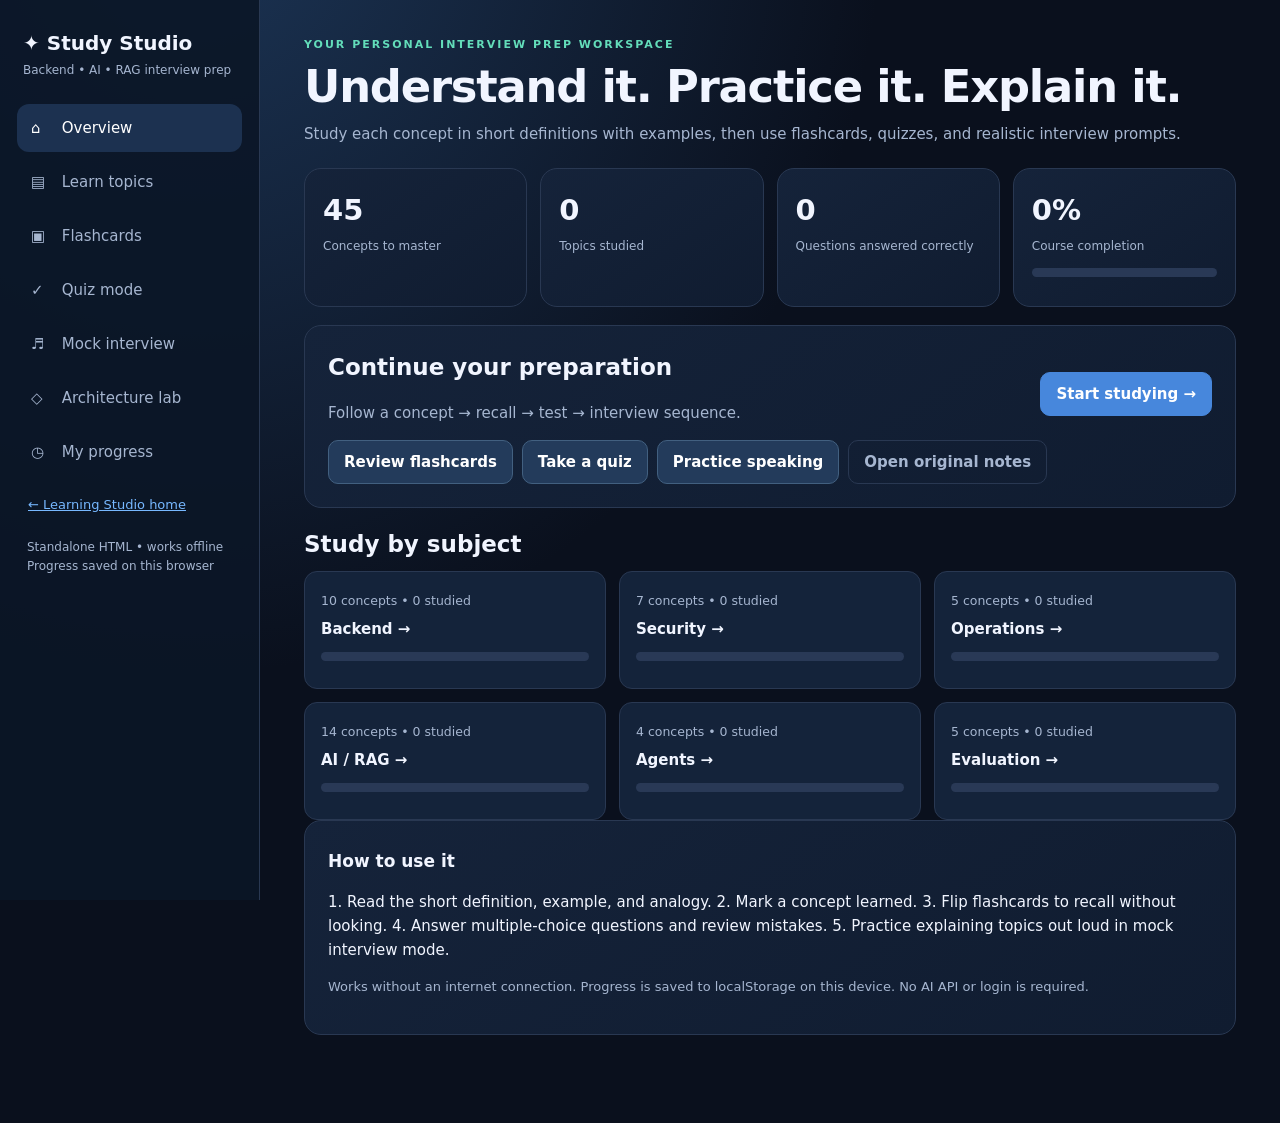
<file: ai-backend-study.html>
<!doctype html><html lang="en"><head><meta charset="utf-8"><meta name="viewport" content="width=device-width,initial-scale=1"><title>AI + Backend Interview Study Studio</title><style>
:root{--bg:#0a101d;--surface:#111c2f;--surface2:#18253c;--line:#293852;--text:#f1f5ff;--muted:#a6b6d0;--accent:#77b8ff;--mint:#63ddba;--gold:#ffc77b;--red:#ff8e96}*{box-sizing:border-box}body{margin:0;background:radial-gradient(ellipse at 15% -10%,#1c3556 0,transparent 45%),var(--bg);color:var(--text);font:15px/1.6 system-ui,-apple-system,Segoe UI,sans-serif}button,input,select,textarea{font:inherit}button{cursor:pointer}button:focus-visible,input:focus-visible,select:focus-visible,textarea:focus-visible{outline:3px solid var(--accent);outline-offset:2px}.shell{display:flex;min-height:100vh}.side{width:260px;flex-shrink:0;background:#0c1627e8;border-right:1px solid var(--line);padding:25px 17px;position:sticky;top:0;height:100vh;overflow:auto}.brand{font-weight:850;font-size:20px;line-height:1.2;margin:6px 6px 24px}.brand small{display:block;font-weight:500;font-size:12px;margin-top:8px;color:var(--muted)}.nav{width:100%;border:0;background:transparent;text-align:left;padding:12px 14px;border-radius:12px;color:var(--muted);margin:3px 0}.nav.active,.nav:hover{background:#1c3150;color:#fff}.nav span{display:inline-block;width:26px}.sidefoot{font-size:12px;color:var(--muted);margin:22px 10px}.main{width:min(1160px,100%);padding:36px 44px 70px;margin:auto}.eyebrow{color:var(--mint);text-transform:uppercase;letter-spacing:2px;font-size:11px;font-weight:800}.header{display:flex;align-items:center;justify-content:space-between;gap:14px;margin-bottom:23px}h1{font-size:clamp(30px,3.5vw,46px);line-height:1.14;letter-spacing:-1.2px;margin:7px 0 10px}h2{font-size:23px;margin:0 0 8px}h3{font-size:17px;margin:4px 0 8px}.sub{color:var(--muted);margin:0 0 22px}.card{background:linear-gradient(145deg,#15233a,#101c30);border:1px solid var(--line);border-radius:17px;padding:23px;margin-bottom:18px}.stats{display:grid;grid-template-columns:repeat(4,1fr);gap:13px}.stat{padding:18px}.stat strong{font-size:29px;display:block}.stat span{font-size:12px;color:var(--muted)}.bar{height:9px;background:#293956;border-radius:40px;overflow:hidden;margin:11px 0}.fill{height:100%;width:0;background:linear-gradient(90deg,var(--accent),var(--mint));transition:width .2s}.btn{border:1px solid #426080;border-radius:10px;background:#233b5b;color:white;padding:9px 15px;font-weight:650}.btn:hover{filter:brightness(1.17)}.btn.primary{background:#4787dc;border-color:#4787dc}.btn.ghost{background:transparent;border-color:var(--line);color:var(--muted)}.btn.good{background:#126b59;border-color:#218d75}.btn.danger{background:#51313e;border-color:#734050}.actions{display:flex;flex-wrap:wrap;gap:9px;align-items:center}.row{display:flex;align-items:center;justify-content:space-between;gap:14px}.two{display:grid;grid-template-columns:1fr 1fr;gap:18px}.three{display:grid;grid-template-columns:repeat(3,1fr);gap:13px}.muted{color:var(--muted)}.pill{display:inline-block;padding:4px 9px;border:1px solid #3c5470;background:#20334c;border-radius:22px;color:#cbe1ff;font-size:11px;margin-right:7px}.level-Beginner{color:var(--mint)}.level-Intermediate{color:var(--gold)}.level-Advanced{color:var(--red)}.searchbar,.field{background:#0c1829;color:var(--text);border:1px solid #3a4b66;padding:11px 13px;border-radius:10px;min-width:0}.searchbar{width:100%}.controls{display:grid;grid-template-columns:2fr 1fr 1fr;gap:10px;margin:15px 0 22px}.term{padding:20px;transition:transform .15s}.term:hover{transform:translateY(-2px)}.term p{color:var(--muted);margin:6px 0 12px}.example{background:#0b1929;border-left:3px solid var(--mint);padding:12px 15px;border-radius:6px;margin:13px 0}.example b{color:var(--mint)}.question{font-size:24px;font-weight:740;line-height:1.35;margin:20px 0}.options{display:grid;gap:10px}.option{width:100%;text-align:left;background:#14233a;color:var(--text);border:1px solid #3b4e68;border-radius:12px;padding:15px}.option:hover:not(:disabled){border-color:var(--accent)}.option.selected{border-color:var(--accent);background:#254267}.option.correct{border-color:var(--mint);background:#153e37}.option.incorrect{border-color:var(--red);background:#462d3e}.option:disabled{cursor:default}.feedback{padding:16px;border:1px solid #3a5770;background:#122c40;border-radius:12px;margin-top:16px}.flip{border:1px solid #426082;background:linear-gradient(145deg,#1b3454,#13243d);border-radius:20px;min-height:270px;width:100%;color:white;display:flex;align-items:center;justify-content:center;flex-direction:column;padding:30px;text-align:center}.flip h2{font-size:30px}.flip .answer{font-size:20px;max-width:700px}.flip:hover{border-color:var(--accent)}.topic{padding:16px;border:1px solid var(--line);border-radius:13px;background:#14233a;text-align:left;color:var(--text);width:100%}.topic:hover{border-color:var(--accent)}.topic strong{display:block;margin-top:5px}.topic small{color:var(--muted)}pre{white-space:pre-wrap;overflow-wrap:anywhere;background:#081321;border:1px solid var(--line);padding:16px;border-radius:12px;color:#c7e2ff;font-size:12px;line-height:1.55}details{border-top:1px solid var(--line);margin-top:13px;padding-top:12px}summary{cursor:pointer;color:var(--accent);font-weight:700}.hidden{display:none!important}.small{font-size:13px}.progressrow{padding:9px 0;border-bottom:1px solid var(--line)}.right{margin-left:auto}.sticky-top{display:none}.quote{font-size:18px;border-left:3px solid var(--gold);padding-left:20px;color:#e1eafd}.modal{position:fixed;inset:0;background:#06101cd9;z-index:10;display:flex;align-items:center;justify-content:center;padding:20px}.modalbox{max-width:900px;width:100%;max-height:85vh;overflow:auto;background:var(--surface);padding:23px;border:1px solid var(--line);border-radius:16px}.kbd{font:12px monospace;color:var(--muted)}.dot{display:inline-block;width:8px;height:8px;border-radius:50%;background:var(--mint);margin-right:6px}textarea{width:100%;min-height:145px;resize:vertical}.divider{height:1px;background:var(--line);margin:22px 0}.empty{padding:34px;text-align:center;color:var(--muted)}@media(max-width:900px){.side{width:200px}.main{padding:30px 20px}.stats{grid-template-columns:repeat(2,1fr)}.controls{grid-template-columns:1fr 1fr}.controls input{grid-column:1/-1}}@media(max-width:650px){.shell{display:block}.side{position:relative;height:auto;width:auto;padding:12px;display:flex;gap:6px;overflow-x:auto;align-items:center}.brand{font-size:15px;min-width:145px;margin:0}.brand small,.sidefoot{display:none}.nav{min-width:max-content;margin:0;padding:9px 10px;font-size:13px}.nav span{display:none}.main{padding:24px 14px 60px}.two,.three{grid-template-columns:1fr}.header{align-items:flex-start}.stats{gap:8px}.stat{padding:14px}.stat strong{font-size:23px}.controls{grid-template-columns:1fr}.controls input{grid-column:auto}.card{padding:17px}}
</style></head><body><div class="shell"><aside class="side"><div class="brand">✦ Study Studio<small>Backend • AI • RAG interview prep</small></div><button class="nav active" data-page="home"><span>⌂</span> Overview</button><button class="nav" data-page="learn"><span>▤</span> Learn topics</button><button class="nav" data-page="flash"><span>▣</span> Flashcards</button><button class="nav" data-page="quiz"><span>✓</span> Quiz mode</button><button class="nav" data-page="interview"><span>♬</span> Mock interview</button><button class="nav" data-page="architecture"><span>◇</span> Architecture lab</button><button class="nav" data-page="progress"><span>◷</span> My progress</button><a href="/" style="display:block;color:#77b8ff;font-size:13px;margin:16px 11px">← Learning Studio home</a><div class="sidefoot">Standalone HTML • works offline<br>Progress saved on this browser</div></aside><main class="main" id="app"></main></div><div id="modal" class="modal hidden"><div class="modalbox"><div class="row"><h2>Original uploaded notes</h2><button class="btn ghost" onclick="closeModal()">Close ✕</button></div><p class="muted small">Reference text preserved from your upload. Examples in the study experience are explanatory additions, not claims from your file.</p><pre id="original"></pre></div></div><script>
const TERMS=[{"cat": "Backend", "level": "Beginner", "name": "Fastify", "definition": "A fast Node.js framework for building HTTP APIs, with schema validation, serialization, and structured logging.", "example": "A POST /orders endpoint validates an order before saving it.", "analogy": "Cashier takes the order; kitchen handles long work.", "why": "Use for low-overhead backend APIs.", "question": "What should a Fastify route usually do with a long PDF processing task?", "options": ["Process the entire PDF before responding", "Queue the task for a worker", "Store the PDF only in a cookie", "Open a WebSocket for every request"], "answer": 1, "explanation": "Send long jobs to a background worker so requests respond quickly."}, {"cat": "Backend", "level": "Beginner", "name": "PostgreSQL", "definition": "A relational ACID database for durable structured records; pgvector adds vector similarity capabilities.", "example": "Persist users, invoices, document chunks, and embeddings.", "analogy": "Permanent accounting ledger.", "why": "Use for reliable transactional state.", "question": "Where should a durable order record be stored?", "options": ["Valkey Pub/Sub", "An in-memory JavaScript variable", "PostgreSQL", "Browser sessionStorage"], "answer": 2, "explanation": "PostgreSQL provides durable database storage and transactions."}, {"cat": "Backend", "level": "Beginner", "name": "Valkey / Redis", "definition": "An in-memory key-value datastore used for caching, queues, and fast messaging.", "example": "Cache a user session or hold BullMQ job metadata.", "analogy": "Kitchen ticket rail and intercom.", "why": "Fast temporary data and messaging; not a substitute for durable business records.", "question": "Which tool is best suited for ultra-fast ephemeral caching?", "options": ["PostgreSQL migrations", "Valkey", "Git history", "HTML"], "answer": 1, "explanation": "Valkey is optimized for fast key/value access in memory."}, {"cat": "Backend", "level": "Beginner", "name": "BullMQ", "definition": "A Redis-compatible-backed job queue library that schedules, retries, and distributes background jobs.", "example": "Enqueue a 500-page PDF ingestion task and retry on timeout.", "analogy": "Smart order board.", "why": "Protect user-facing requests from long tasks.", "question": "Which feature helps BullMQ handle temporary job failures?", "options": ["CSS variables", "Retries with backoff", "Browser cookies", "Database sharding"], "answer": 1, "explanation": "Retries with exponential backoff can recover transient failures."}, {"cat": "Backend", "level": "Beginner", "name": "Worker Service", "definition": "A separate process that consumes queued jobs and performs long-running work.", "example": "Generate embeddings after an upload request returns 202.", "analogy": "Chef cooks while cashier accepts more orders.", "why": "Scale slow jobs separately from API servers.", "question": "Who executes a job after the API enqueues it?", "options": ["CORS middleware", "Background worker", "Browser HTML parser", "Read replica"], "answer": 1, "explanation": "A worker reads the queue and executes its job handler."}, {"cat": "Backend", "level": "Intermediate", "name": "Relay Service", "definition": "A process that propagates persisted outbox events or messages to queues and consumers.", "example": "Publish an OrderCreated event saved alongside a new order.", "analogy": "Food runner transports completed orders.", "why": "Decouple database writes and downstream events.", "question": "What does an outbox relay read?", "options": ["CSS style rules", "Pending rows in outbox_events", "JWT public claims only", "Browser localStorage"], "answer": 1, "explanation": "The relay moves durable outbox records into messaging infrastructure."}, {"cat": "Backend", "level": "Beginner", "name": "WebSockets vs SSE", "definition": "WebSockets are full-duplex connections; SSE streams one-way updates from server to browser over HTTP.", "example": "Use SSE for AI text output; WebSockets for bidirectional collaborative editing.", "analogy": "Live table service giving updates.", "why": "Select a transport that matches communication direction.", "question": "Best default for streaming LLM text to a browser?", "options": ["SSE", "Database sharding", "Bcrypt", "A cron migration"], "answer": 0, "explanation": "SSE provides a straightforward server-to-client token stream."}, {"cat": "Backend", "level": "Advanced", "name": "Sharding", "definition": "Splitting data across independent database servers using a shard key.", "example": "Route tenant A records to shard 1 and tenant B to shard 2.", "analogy": "Different filing cabinets for different groups.", "why": "Used when one primary cannot meet capacity needs.", "question": "When is sharding typically warranted?", "options": ["Before the first table exists", "When a single primary cannot handle scale", "Whenever a query uses JOIN", "Whenever a job fails"], "answer": 1, "explanation": "Sharding adds complexity; start with indexing, pooling, and replicas where appropriate."}, {"cat": "Backend", "level": "Beginner", "name": "Monorepo", "definition": "One repository containing multiple services and shared packages.", "example": "apps/api, apps/worker, apps/realtime and packages/db.", "analogy": "One blueprint for many stations.", "why": "Share types and coordinated versions.", "question": "What belongs in a monorepo?", "options": ["Only HTML files", "Only the API service", "Services and shared packages", "Only deployment credentials"], "answer": 2, "explanation": "A monorepo can manage several apps and packages together."}, {"cat": "Backend", "level": "Intermediate", "name": "Promise.all / Parallel I/O", "definition": "Runs independent asynchronous operations concurrently instead of awaiting each sequentially.", "example": "Fetch profile and permissions at once when neither depends on the other.", "analogy": "Two staff members handle separate requests simultaneously.", "why": "Reduce combined wait time of independent I/O.", "question": "Two independent 200 ms requests run with Promise.all. Approximate completion?", "options": ["400 ms", "200 ms", "0 ms always", "800 ms"], "answer": 1, "explanation": "Both requests overlap. Actual latency includes overhead and depends on conditions."}, {"cat": "Security", "level": "Beginner", "name": "Password Hashing", "definition": "Store a one-way password hash with per-password salt using Argon2id or bcrypt, never plaintext.", "example": "Compare entered password to saved Argon2id hash.", "analogy": "A one-way fingerprint rather than a copied key.", "why": "Limit damage when credential databases leak.", "question": "Which is a suitable password storage strategy?", "options": ["Plaintext", "Base64 encoding", "Argon2id with salt", "MD5 without salt"], "answer": 2, "explanation": "Use a password-focused, salted hashing function."}, {"cat": "Security", "level": "Intermediate", "name": "JWT + HttpOnly Cookies", "definition": "A JWT contains signed claims; an HttpOnly cookie prevents browser JavaScript from directly reading the cookie.", "example": "Store a signed login token in Secure, HttpOnly, SameSite cookie.", "analogy": "Sealed ID card kept out of script reach.", "why": "Protect auth credentials; still enforce CSRF protections and validate claims.", "question": "What does HttpOnly mainly prevent?", "options": ["All XSS attacks", "JavaScript reading that cookie", "All CSRF attacks", "JWT expiration"], "answer": 1, "explanation": "HttpOnly blocks JS access to the cookie, but does not remove all XSS or CSRF risks."}, {"cat": "Security", "level": "Beginner", "name": "Authentication vs RBAC", "definition": "Authentication establishes who the caller is; role-based authorization determines which actions that caller may perform.", "example": "Logged-in viewer gets 403 on /admin/reindex; unauthenticated caller gets 401.", "analogy": "Identity badge vs permission to enter the kitchen.", "why": "Separate identity checks from permission rules.", "question": "A logged-in user lacks admin permission. Return?", "options": ["200", "301", "401", "403"], "answer": 3, "explanation": "403 Forbidden means authenticated, but insufficient privileges."}, {"cat": "Security", "level": "Intermediate", "name": "CORS & Rate Limiting", "definition": "CORS controls which browser origins may read cross-origin responses; rate limiting caps request frequency.", "example": "Allow your frontend origin and limit /login requests.", "analogy": "Door policy plus crowd-control counter.", "why": "Reduce browser cross-origin exposure and abusive request volume.", "question": "Does CORS alone prevent curl or server-side API abuse?", "options": ["Yes", "No", "Only over HTTPS", "Only with JWT"], "answer": 1, "explanation": "CORS is a browser enforcement mechanism; server-side auth and limits still matter."}, {"cat": "Security", "level": "Advanced", "name": "Tenant Isolation", "definition": "Enforce tenant ownership in every data lookup and tool action, not merely an LLM instruction.", "example": "SELECT ... WHERE tenant_id = $1 and verify tool permissions.", "analogy": "Separate locked cabinets for each customer.", "why": "Avoid cross-tenant data leaks.", "question": "Where should multi-tenant access rules be enforced?", "options": ["Only in the prompt", "Database and application authorization", "Only in CSS", "Only via a frontend toggle"], "answer": 1, "explanation": "Security boundaries belong in trusted server-side checks and data queries."}, {"cat": "Security", "level": "Intermediate", "name": "PII Redaction", "definition": "Detect and minimize or mask personally identifiable information before exposing it to external processors.", "example": "Replace contact details and financial identifiers in prompts where practical.", "analogy": "Cover customer details on a ticket before forwarding it.", "why": "Reduce privacy exposure and comply with data policies.", "question": "Which is PII?", "options": ["A CSS selector", "A phone number", "A generic HTTP verb", "A SQL keyword"], "answer": 1, "explanation": "Phone numbers can identify individuals."}, {"cat": "Operations", "level": "Intermediate", "name": "Transactional Outbox", "definition": "Write a business record and an outbox event atomically in the same database transaction; asynchronously publish the event.", "example": "Create order + OrderCreated event together, then relay publishes later.", "analogy": "Write the receipt before the runner delivers it.", "why": "Prevent losing the event after a successful DB commit; delivery is commonly at-least-once.", "question": "What must be in the same ACID transaction?", "options": ["Order and outbox event", "Order and browser refresh", "Queue and CSS", "JWT and SSE"], "answer": 0, "explanation": "The transaction guarantees the business change and event record persist together."}, {"cat": "Operations", "level": "Intermediate", "name": "fastify.inject()", "definition": "Runs Fastify HTTP request tests in-process without binding a network port.", "example": "Test that /admin/reindex returns 403 for a viewer.", "analogy": "A rehearsal at the counter without opening the restaurant.", "why": "Fast route, schema, and auth tests.", "question": "What does fastify.inject() avoid?", "options": ["Writing any assertions", "Opening a live network port", "Validating routes", "Testing status codes"], "answer": 1, "explanation": "It invokes application routes directly in memory."}, {"cat": "Operations", "level": "Intermediate", "name": "Pino Structured Logging", "definition": "Emits structured JSON log events that can include request identifiers, levels and safe fields.", "example": "Log reqId and endpoint while redacting Authorization and password.", "analogy": "Consistent kitchen incident logbook.", "why": "Trace requests without leaking secrets.", "question": "What should be redacted from structured logs?", "options": ["HTTP method", "Password and Authorization header", "Request duration", "Status code"], "answer": 1, "explanation": "Sensitive credentials must not be written to logs."}, {"cat": "Operations", "level": "Advanced", "name": "Read Replicas & Pooling", "definition": "Connection pooling reuses database connections; read replicas serve some read traffic separately from the primary.", "example": "pg.Pool for connections, replicas for reporting queries.", "analogy": "More ledger readers rather than a second cashier writing orders.", "why": "Improve connection efficiency and read capacity.", "question": "Which technique primarily helps scale heavy SELECT traffic?", "options": ["Read replicas", "JWT hashing", "CORS", "SSE"], "answer": 0, "explanation": "Read replicas can handle appropriate read workloads; replication lag remains a consideration."}, {"cat": "AI / RAG", "level": "Beginner", "name": "Transformer & Self-Attention", "definition": "A neural network architecture in which attention weights relationships between tokens in context.", "example": "Resolve that “it” refers to PostgreSQL in a sentence about database indexing.", "analogy": "Readers pay attention to relevant words in the paragraph.", "why": "Foundation of many modern language models.", "question": "What does self-attention help a model do?", "options": ["Configure rate limits", "Model relationships between tokens", "Run Postgres migrations", "Hash passwords"], "answer": 1, "explanation": "Attention computes context-dependent interactions among tokens."}, {"cat": "AI / RAG", "level": "Beginner", "name": "RAG", "definition": "Retrieval-Augmented Generation fetches relevant source material and supplies it as context before generating an answer.", "example": "Search internal policy docs, then answer with citations.", "analogy": "Open the reference binder before answering a question.", "why": "Ground an LLM in external data rather than relying only on training.", "question": "What is the key extra step in RAG?", "options": ["Delete user history", "Retrieve relevant source passages", "Shard every database", "Disable prompts"], "answer": 1, "explanation": "Retrieval adds relevant evidence to the prompt."}, {"cat": "AI / RAG", "level": "Beginner", "name": "Chatbot vs Copilot vs Automation", "definition": "A chatbot answers; a copilot can take authorized in-product actions; automation executes an event-triggered workflow.", "example": "Chatbot explains an invoice; copilot drafts a reply; automation schedules follow-ups.", "analogy": "Advisor vs assistant vs scheduled team.", "why": "Choose the correct control model for a use case.", "question": "Which best matches an action-taking assistant with user permissions?", "options": ["Copilot", "Static PDF", "Database index", "Read replica"], "answer": 0, "explanation": "A copilot uses authorized tools to perform actions."}, {"cat": "AI / RAG", "level": "Beginner", "name": "Fixed-Size Chunking", "definition": "Split text every N tokens, optionally adding overlap between chunks.", "example": "Chunks of 500 tokens with 50-token overlap.", "analogy": "Cut a document into equal strips.", "why": "Simple baseline, but can split sentences and ideas.", "question": "Main tradeoff of fixed-size chunking?", "options": ["No storage needed", "May break semantic boundaries", "Requires LangGraph", "Cannot embed text"], "answer": 1, "explanation": "Arbitrary boundaries can separate related content."}, {"cat": "AI / RAG", "level": "Intermediate", "name": "Recursive Chunking", "definition": "Try larger separators, then smaller ones, to preserve text structure within a token budget.", "example": "Split paragraphs, then lines, then sentences if needed.", "analogy": "Cut chapters into paragraphs before individual lines.", "why": "Useful general-purpose default for prose.", "question": "What is the core principle of recursive chunking?", "options": ["Split only at byte 100", "Use hierarchical separators", "Always require an LLM", "Always use a database transaction"], "answer": 1, "explanation": "It preserves larger natural boundaries when possible."}, {"cat": "AI / RAG", "level": "Intermediate", "name": "Structure-Aware Chunking", "definition": "Split by headings, HTML sections, or syntax tree boundaries while carrying document metadata.", "example": "Keep each Markdown heading section together and attach its title.", "analogy": "Sort reference cards by chapter.", "why": "Especially useful for technical and structured documentation.", "question": "Which document benefits most from structure-aware chunks?", "options": ["A Markdown API guide", "Random noise", "A URL token alone", "A numeric timestamp"], "answer": 0, "explanation": "Headings and code structures carry useful context."}, {"cat": "AI / RAG", "level": "Intermediate", "name": "Semantic Chunking", "definition": "Compute text embeddings and split where semantic similarity changes sharply.", "example": "Break an interview transcript when the topic shifts from auth to scaling.", "analogy": "Group notes by changes in topic.", "why": "Can preserve meaning at the cost of extra embedding work.", "question": "What triggers a semantic chunk boundary?", "options": ["Low relatedness between adjacent text", "Every 40 characters", "Each SQL transaction", "Every model token"], "answer": 0, "explanation": "Semantic similarity signals topic shifts."}, {"cat": "AI / RAG", "level": "Advanced", "name": "Parent–Child Retrieval", "definition": "Index small child passages but return their larger parent section to give the model broader context.", "example": "Retrieve a 150-token match, then provide its 1,000-token parent.", "analogy": "Find a sentence in an index, then open its full page.", "why": "Balance precise retrieval and useful context.", "question": "In parent–child retrieval, what is typically embedded for search?", "options": ["Only entire books", "Small child chunks", "Only user passwords", "Only server logs"], "answer": 1, "explanation": "Small child chunks improve retrieval granularity."}, {"cat": "AI / RAG", "level": "Advanced", "name": "Contextual Retrieval", "definition": "Add brief document/section context to chunks before embedding and retrieval.", "example": "Prefix “This excerpt is from Q3 revenue reporting” to an ambiguous chunk.", "analogy": "Add a label to a torn-out page.", "why": "Disambiguate fragments that lack standalone context.", "question": "Why prepend context to a chunk?", "options": ["To delete its meaning", "To clarify references and topic", "To eliminate all token costs", "To avoid tenant filtering"], "answer": 1, "explanation": "Context helps retrieval match otherwise ambiguous passages."}, {"cat": "AI / RAG", "level": "Advanced", "name": "Agentic / LLM Chunking", "definition": "Use an LLM to rewrite or extract standalone propositions from source text.", "example": "Convert “It requires a primary key” into an explicit referenced statement.", "analogy": "Editor rewrites notes so each makes sense alone.", "why": "High processing cost but can improve self-contained retrieval.", "question": "What is a typical downside of LLM-based chunking?", "options": ["Higher inference cost", "Requires no computation", "Cannot handle pronouns", "Never generates errors"], "answer": 0, "explanation": "LLM processing adds time/cost and should be quality-checked."}, {"cat": "AI / RAG", "level": "Intermediate", "name": "pgvector + Hybrid Search", "definition": "Combine semantic embedding similarity with keyword/full-text matching, often followed by reranking.", "example": "Search by topic and exact invoice ID; rerank top candidates.", "analogy": "Use both a topic index and an exact-name index.", "why": "Vector-only search can miss exact identifiers or acronyms.", "question": "Why add keyword search to vector search?", "options": ["To avoid authorization", "To find exact IDs and terms", "To eliminate all embeddings", "To run jobs faster"], "answer": 1, "explanation": "Lexical matching is useful for exact strings and identifiers."}, {"cat": "AI / RAG", "level": "Intermediate", "name": "Reranking", "definition": "Score retrieved candidates more precisely and pass only the most relevant to the model.", "example": "Retrieve 20 passages, rerank, keep the best 4.", "analogy": "A senior reviewer sorts the shortlist.", "why": "Improve context quality and limit tokens.", "question": "What is reranking used for?", "options": ["Ordering candidates by relevance", "Hashing passwords", "Delivering email", "Sharding tables"], "answer": 0, "explanation": "A reranker selects the strongest evidence among retrieved candidates."}, {"cat": "AI / RAG", "level": "Intermediate", "name": "SSE Token Streaming", "definition": "Send generated tokens incrementally in a server-to-client HTTP event stream.", "example": "Update a chat window word by word while the LLM generates.", "analogy": "A waiter announces each ready item.", "why": "Improve perceived responsiveness and time to first token.", "question": "Which communication direction does SSE support natively?", "options": ["Client ↔ server equally", "Server → client", "Database → disk only", "Worker → queue only"], "answer": 1, "explanation": "SSE is a one-way server-to-client event channel."}, {"cat": "AI / RAG", "level": "Intermediate", "name": "Semantic Cache", "definition": "Cache an answer based on a normalized request or a semantic match, with appropriate tenant isolation.", "example": "Reuse an approved response for a repeated company FAQ.", "analogy": "Reusing a prepared response for the same question.", "why": "Reduce latency and LLM costs; invalidate on data changes.", "question": "What must be considered in an enterprise semantic cache?", "options": ["Tenant scope and data freshness", "Only font choice", "Only HTTP port", "Only CSS themes"], "answer": 0, "explanation": "Cross-tenant reuse or stale answers can be unsafe."}, {"cat": "Agents", "level": "Beginner", "name": "LangChain", "definition": "A toolkit for connecting models, prompts, tools, and retrievers.", "example": "Build a straightforward question-answering chain.", "analogy": "Common connectors and utensils for AI apps.", "why": "Speed up integration and prototyping.", "question": "Best description of LangChain?", "options": ["A SQL database", "General-purpose LLM application components", "A browser engine", "An SSL certificate"], "answer": 1, "explanation": "LangChain provides reusable components for LLM apps."}, {"cat": "Agents", "level": "Intermediate", "name": "LangGraph", "definition": "A stateful graph-based orchestration framework supporting branches, cycles and resumable workflows.", "example": "Pause for manager approval, resume after approval, retry failed SQL.", "analogy": "A flowchart that remembers where it stopped.", "why": "Useful for durable, multi-step agents.", "question": "Which feature distinguishes LangGraph?", "options": ["Stateful cycles and checkpointing", "CSS parsing", "Database sharding", "Password storage"], "answer": 0, "explanation": "Graph state supports loops, resumes, and approvals."}, {"cat": "Agents", "level": "Intermediate", "name": "LlamaIndex", "definition": "A data-centric toolkit for ingesting, indexing, and retrieving knowledge for LLM applications.", "example": "Build a parent–child document index.", "analogy": "Cataloging and finding reference books.", "why": "Complex knowledge ingestion and retrieval.", "question": "Which workload best fits LlamaIndex?", "options": ["Document ingestion and retrieval", "HTTP cookie flags", "CSS animation", "Password hashing"], "answer": 0, "explanation": "LlamaIndex concentrates on data and retrieval workflows."}, {"cat": "Agents", "level": "Advanced", "name": "Stateful Graph & HITL", "definition": "A workflow with nodes, conditional edges, persistent state and human-in-the-loop approval gates.", "example": "LLM proposes a refund, pauses for approval, resumes execution.", "analogy": "A process map with memory and a manager sign-off.", "why": "Safe, observable, resumable agent behavior.", "question": "What is an HITL approval gate?", "options": ["An authorization bypass", "A human checks a decision before execution", "A database index", "A search keyword"], "answer": 1, "explanation": "HITL means a person reviews or authorizes sensitive actions."}, {"cat": "Evaluation", "level": "Intermediate", "name": "Context Recall / Hit Rate@K", "definition": "Checks whether relevant ground-truth evidence appears in the retrieved top-K results.", "example": "Does the correct HR policy chunk appear among top 5?", "analogy": "Did we pick up the right reference cards?", "why": "Measure retrieval coverage.", "question": "Which metric tests if necessary evidence was retrieved?", "options": ["Context recall", "JWT expiration", "HTTP 403 rate", "CPU frequency"], "answer": 0, "explanation": "Recall focuses on finding the needed source material."}, {"cat": "Evaluation", "level": "Intermediate", "name": "Context Precision", "definition": "Measures how much of the retrieved context is actually relevant.", "example": "Of 10 chunks retrieved, how many directly help answer the question?", "analogy": "Are most cards in the shortlist useful?", "why": "Detect noisy retrieval.", "question": "A retriever returns many unrelated passages. Which metric suffers?", "options": ["Context precision", "Salt entropy", "Queue retry count", "SSE reconnect count"], "answer": 0, "explanation": "Precision drops when irrelevant passages dominate."}, {"cat": "Evaluation", "level": "Intermediate", "name": "Faithfulness / Groundedness", "definition": "Measures whether generated claims are supported by the supplied evidence.", "example": "An answer cites policies and avoids unsupported leave allowances.", "analogy": "Every conclusion points back to a written record.", "why": "Detect unsupported answers.", "question": "What does faithfulness test?", "options": ["Whether every claim is evidence-supported", "Whether a response is fast", "Whether an API uses JSON", "Whether a database is sharded"], "answer": 0, "explanation": "Faithfulness checks support for claims, not merely fluent language."}, {"cat": "Evaluation", "level": "Intermediate", "name": "Answer Relevance", "definition": "Measures whether the answer actually addresses the user question.", "example": "A user asks refund eligibility and receives the eligibility criteria.", "analogy": "Did we answer what the customer asked?", "why": "Prevent off-topic responses.", "question": "A well-cited answer about the wrong topic fails which measure?", "options": ["Answer relevance", "Password hashing", "Replication lag", "Chunk overlap"], "answer": 0, "explanation": "Even grounded content must address the question."}, {"cat": "Evaluation", "level": "Advanced", "name": "Golden Dataset & CI Evaluation", "definition": "A reviewed set of representative questions and expected evidence/answers tested repeatedly in CI.", "example": "Run 50 known RAG questions after retriever changes.", "analogy": "Practice exam with an answer key.", "why": "Catch quality regressions before deployment.", "question": "What is the main value of a golden dataset?", "options": ["Repeatable regression checks", "Replacing all human oversight", "Encrypting the database", "Disabling evaluation"], "answer": 0, "explanation": "A stable test set makes changes comparable over time."}, {"cat": "Operations", "level": "Advanced", "name": "Retries, Backoff & Model Fallback", "definition": "Retry transient failures with increasing delays; fall back to an alternative model/provider where allowed.", "example": "Worker retries 429 errors with backoff, then uses configured fallback.", "analogy": "Try again after a short delay instead of overwhelming the kitchen.", "why": "Improve reliability without retry storms.", "question": "Why use exponential backoff?", "options": ["To increase request bursts", "To space retries after failure", "To store passwords", "To replace RBAC"], "answer": 1, "explanation": "Progressively increasing delays reduce pressure on an unhealthy dependency."}, {"cat": "Security", "level": "Advanced", "name": "Structured Outputs & Token Budgets", "definition": "Validate model responses against a defined schema; enforce resource limits per user or tenant.", "example": "Require JSON with action and confidence; cap daily tokens.", "analogy": "Standard order form with spending limit.", "why": "Predictable downstream automation and cost control.", "question": "What validates an LLM output format?", "options": ["JSON Schema / Zod", "SSE only", "Sharding", "CORS only"], "answer": 0, "explanation": "Schema validation catches missing or malformed fields."}];
const SOURCE="\nPart 1: Scalable Backend & Microservices Architecture\n\n\n1. Core Infrastructure Definitions & Restaurant Analogy\n\n\nComponent\tDefinition\tPlain-English Analogy\nFastify\tHigh-performance, low-overhead Node.js web framework with built-in JSON Schema validation, fast serialization, and Pino structured logging.\tThe Cashier: Takes customer orders quickly at the front counter and hands out buzzers without cooking the food itself.\nPostgreSQL\tRelational ACID database storing permanent structured data, plus vector embeddings via pgvector.\tThe Accounting Ledger: Permanent filing cabinet on disk that remembers every user, order, and vector safely.\nValkey / Redis\tOpen-source, ultra-fast in-memory (RAM) key-value store (Valkey is the Linux Foundation BSD-licensed fork of Redis).\tThe Kitchen Ticket Rail & Intercom: Holds temporary live tasks and broadcasts instant shout-outs across rooms.\nBullMQ\tDistributed Node.js job queue library backed by Valkey/Redis supporting retries, backoff, rate limiting, and scheduled flows.\tThe Smart Order Board: Tracks every pending job, retries failed dishes automatically, and prevents kitchen overload.\nWorker Service\tSeparate background process that consumes jobs from BullMQ and executes slow, CPU/IO-heavy tasks asynchronously.\tThe Chef in the Kitchen: Cooks heavy meals (PDF parsing, embeddings, AI workflows) in the back without blocking customers.\nRelay Service\tLightweight service that listens to database changes (Outbox pattern) or Valkey Pub/Sub events and forwards them to other services/clients.\tThe Food Runner: Watches the kitchen window and delivers finished dishes straight to the customer's table.\nWebSockets & SSE\tWebSockets: Persistent two-way tunnel (ws://). SSE (Server-Sent Events): One-way server-to-client HTTP stream.\tLive Table Service: Pushes live notifications (WebSockets) or streams AI words token-by-token (SSE) without page refreshes.\nSharding\tSplitting massive datasets across multiple separate database servers using a shard key (e.g., tenant_id or region).\tMultiple Filing Cabinets: Splitting 100M folders alphabetically across 4 separate cabinets in different rooms.\nMonorepo\tStoring multiple deployable services (apps/api, apps/worker, apps/realtime) and shared packages (packages/db) in one Git repo.\tOne Master Blueprint: All teams share the same ingredient definitions while operating separate stations in production.\n\n\n2. Essential Backend Patterns & Code Examples\n\n\nA. Non-Blocking async/await & Parallel Execution\n\nNode.js runs on a single-threaded Event Loop. Always run independent I/O calls (Valkey, PostgreSQL, LLM APIs) in parallel using Promise.all():\njavascript\n// ❌ SLOW (Sequential): 200ms + 200ms = 400ms\nconst profile = await getUserProfile(userId);\nconst permissions = await getUserPermissions(userId);\n\n// ✅ FAST (Parallel): ~200ms total\nconst [profile, permissions] = await Promise.all([\n  getUserProfile(userId),\n  getUserPermissions(userId)\n]);\nUse code with caution.\n\nB. Security, Auth, RBAC, CORS & Rate Limiting (Fastify)\n\n• Password Hashing: Always use one-way hashing with automatic salts (argon2id or bcrypt)—never plain text.\n• JWT + HTTP-Only Cookies: Sign user claims ({ id, role, tenantId }) in a JWT and store it in an httpOnly: true, secure: true, sameSite: 'lax' cookie so browser JavaScript cannot steal it via XSS.\n• Hooks (onRequest / preHandler): Verify identity (401 Unauthorized) and enforce Role-Based Access Control (403 Forbidden).\n• CORS & Rate Limiting: Lock down origins (@fastify/cors) and protect endpoints from brute-force/token-burn attacks (@fastify/rate-limit backed by Valkey).\njavascript\n// Fastify Auth + Role Guard + Rate Limit Example\nfastify.decorate('authenticate', async (request, reply) => {\n  try {\n    await request.jwtVerify(); // Reads HTTP-only cookie & sets request.user\n  } catch {\n    return reply.code(401).send({ error: 'Unauthorized' });\n  }\n});\n\nconst requireAdmin = async (request, reply) => {\n  if (request.user.role !== 'admin') {\n    return reply.code(403).send({ error: 'Admin access required' });\n  }\n};\n\nfastify.post('/admin/reindex', {\n  onRequest: [fastify.authenticate, requireAdmin],\n  config: { rateLimit: { max: 5, timeWindow: '1 minute' } }\n}, async (request) => {\n  await indexQueue.add('full-reindex', { tenantId: request.user.tenantId });\n  return { status: 'queued' };\n});\nUse code with caution.\n\nC. Transactional Outbox Relay (Zero Lost Events)\n\nTo prevent losing events if PostgreSQL saves an order but Valkey crashes 1ms later:\n1. Fastify writes both the business record (orders) and an event row (outbox_events) inside one PostgreSQL ACID transaction.\n2. A Relay Service watches outbox_events, pushes the event to BullMQ / Valkey Pub/Sub, and marks the row as processed.\n\nD. Production Operations: Testing, Logging & Scaling\n\n• Fast In-Memory Testing (fastify.inject()): Tests HTTP routes, schemas, and auth hooks directly in memory without opening a live network port.\n• Structured Logging (Pino): Outputs JSON logs with unique reqId traces and redact: ['req.headers.authorization', 'body.password'] so secrets never leak.\n• Scaling Progression:\n\t1. 0–50k users: Single PostgreSQL + B-Tree/HNSW Indexes + Connection Pooling (pg.Pool) + Valkey cache.\n\t2. 50k–500k users: Add Read Replicas for heavy SELECT queries.\n\t3. Millions of users / TBs: Introduce Sharding only when a single primary node can no longer handle write throughput or storage.\n\nPart 2: Production Generative AI & RAG Systems\n\n\n1. Core AI Architecture Definitions\n\n• Transformers: Deep learning architecture (\"Attention Is All You Need\") using Self-Attention to process all tokens in parallel and weigh relationships across long contexts.\n• RAG (Retrieval-Augmented Generation): Connecting an LLM to private enterprise knowledge bases so answers are grounded in retrieved facts with citations rather than hallucinations.\n• Copilots vs. Chatbots vs. Workflow Automation:\n\t• Chatbot (RAG): Answers questions from company docs with real-time SSE token streaming.\n\t• Copilot: Embedded in the UI; uses Tool/Function Calling with the user's RBAC permissions to take actions (e.g., querying invoices, drafting emails).\n\t• Workflow Automation: Event-driven background agents (BullMQ + LangGraph) that execute multi-step pipelines with retries and Human-in-the-Loop (HITL) approvals.\n\n2. RAG Chunking Strategies Comparison\n\n\nChunking Type\tMechanism\tSpeed / Cost\tAccuracy\tWhen to Use\nFixed-Size\tSplits strictly every N tokens with 10–15% overlap.\tFastest / Free\tLow\tQuick prototypes, raw logs.\nRecursive (Default)\tSplits by prioritized separators (\\n\\n → \\n → .  →  ).\tVery Fast / Free\tGood\t80% of general RAG apps (articles, standard PDFs).\nStructure / Markdown\tSplits on # headings, HTML tags, or code ASTs; keeps heading metadata.\tVery Fast / Free\tHigh\tTechnical docs, Notion, legal contracts, codebases.\nSemantic\tEmbeds every sentence and splits when cosine similarity drops sharply.\tModerate / Low\tHigh\tUnstructured transcripts, books, podcasts.\nParent-Child (Small-to-Big)\tSearches tiny Child chunks (~150 tokens) in pgvector; passes larger Parent chunks (~1,000 tokens) to LLM.\tFast / Low\tVery High\tProduction enterprise RAG needing precision + rich context.\nContextual Retrieval\tFast LLM prepends a 1–2 sentence document/section summary to every chunk before embedding.\tSlower / Moderate\tVery High\tFinancial reports, multi-tenant docs with pronouns.\nAgentic / LLM-Based\tLLM extracts standalone propositions and resolves all pronouns (\"it\" → \"PostgreSQL\").\tSlowest / High\tHighest\tSmall, high-stakes compliance/medical rulebooks.\n\n\n3. End-to-End Production RAG + Copilot + Worker Blueprint\n\nShow Code\nDownload diagram SVG\n\nProduction RAG Streaming & Hybrid Search Pattern\n\njavascript\nfastify.post('/chat/stream', { onRequest: [fastify.authenticate] }, async (request, reply) => {\n  const { question } = request.body;\n  const { tenantId } = request.user;\n\n  // 1. PII Redaction before external LLM/Embedding calls\n  const safeQuestion = redactPII(question);\n\n  // 2. Check Semantic Cache in Valkey (2ms response, $0 token cost)\n  const cached = await valkey.get(`rag:${tenantId}:${hash(safeQuestion)}`);\n  if (cached) return { answer: cached, cached: true };\n\n  // 3. Hybrid Search in PostgreSQL (Vector similarity + Full-Text Keyword search)\n  const queryVector = await embedText(safeQuestion);\n  const candidates = await db.query(\n    `SELECT id, content, source_file, page_num\n     FROM document_chunks\n     WHERE tenant_id = $1\n     ORDER BY (embedding <=> $2::vector) * 0.7 + (1 - ts_rank(tsv, plainto_tsquery($3))) * 0.3 ASC\n     LIMIT 20`,\n    [tenantId, JSON.stringify(queryVector), safeQuestion]\n  );\n\n  // 4. Rerank top 20 down to top 4 most relevant chunks\n  const topChunks = await rerank(safeQuestion, candidates, 4);\n\n  // 5. Stream tokens immediately via SSE\n  reply.raw.writeHead(200, { 'Content-Type': 'text/event-stream', 'Cache-Control': 'no-cache' });\n\n  const stream = await llm.stream({\n    system: `Answer ONLY from the provided context and cite [source_file, p. page_num].\\nContext:\\n${JSON.stringify(topChunks)}`,\n    user: safeQuestion\n  });\n\n  for await (const token of stream) {\n    reply.raw.write(`data: ${JSON.stringify({ token })}\\n\\n`);\n  }\n  reply.raw.write('data: [DONE]\\n\\n');\n  reply.raw.end();\n});\nUse code with caution.\n\n4. AI Orchestration: LangChain vs. LangGraph vs. LlamaIndex\n\n\nFramework\tCore Purpose\tKey Feature for Production\nLangChain\tGeneral LLM glue & standard components (models, prompts, splitters, tools).\tRapid prototyping & standardized provider abstractions.\nLangGraph\tStateful Graph orchestration with cycles, branching, and persistent memory.\tPostgreSQL Checkpointing (survives crashes) + Human-in-the-Loop pause/resume.\nLlamaIndex\tSpecialized data ingestion, indexing, and advanced RAG retrieval engine.\tComplex document parsing, Parent-Child indexing, and query engines.\n\n• What is a Stateful Graph? A workflow of Nodes (LLM calls, SQL execution, tool calls) and Conditional Edges sharing a persistent State object—allowing agents to loop backward to self-correct errors (e.g., fixing a broken SQL query) or pause for human approval.\n\n5. Evaluating RAG Pipelines & Enterprise Safeguards\n\n\nRAG Evaluation (The RAG Triad)\n\nSplit evaluation into Retrieval and Generation using a 50-question Golden Dataset in CI/CD (via RAGAS, Promptfoo, or Langfuse):\n1. Context Recall & Hit Rate@K (Retrieval): Did pgvector find the right source document in the top K chunks?\n2. Context Precision (Retrieval): Were the top retrieved chunks clean and relevant without noisy filler?\n3. Faithfulness / Groundedness (Generation): Scored via LLM-as-a-Judge—is every claim 100% supported by the retrieved context (zero hallucination)?\n4. Answer Relevance (Generation): Did the model directly answer the user's actual question?\n\nEnterprise Security & PII Checklist\n\n• PII (Personally Identifiable Information): Mask names, emails, phone numbers, CNIC/SSNs, and financial IDs before calling external LLMs; configure Zero Data Retention (ZDR) with LLM providers.\n• Strict Multi-Tenant Isolation: Always filter WHERE tenant_id = $1 in SQL/vector queries and enforce RBAC inside Copilot tools—never rely on system prompts for data security.\n• Reliability & Cost Controls: Enforce Structured Outputs (JSON Schema / Zod), configure model fallbacks (e.g., OpenAI → Anthropic), set exponential backoff retries in BullMQ, and cap per-user token budgets in Valkey.\n\nPart 3: Rapid Interview Cheat Sheet (Volga Partners)\n\n• Your Pitch: \"I build end-to-end production AI systems—combining high-throughput Node.js/Python backends, async worker queues, hybrid RAG pipelines, and stateful agent workflows—with a strong focus on low latency, strict tenant security, and measurable evaluation.\"\n• Key Trade-off Phrases to Use:\n\t• \"We decouple slow PDF ingestion and multi-step agents into BullMQ workers while streaming live responses via SSE/WebSockets so Time-To-First-Token stays under a second.\"\n\t• \"We combine pgvector semantic search with keyword search and a Cross-Encoder reranker because pure vector search misses exact IDs and acronyms.\"\n\t• \"We use LangGraph with PostgreSQL checkpointing whenever an agent needs self-correction loops or Human-in-the-Loop approval.\"\nBest of luck in your interview today—you are well prepared!";
const CATS=['All',...new Set(TERMS.map(x=>x.cat))];
const STORAGE='interview-study-studio-v1';
let store;try{store=JSON.parse(localStorage.getItem(STORAGE)||'{}')}catch(e){store={}};
store.done=store.done||{};store.quiz=store.quiz||{};store.saved=store.saved||{};store.skipped=store.skipped||{};
let page='home',filter='',category='All',difficulty='All',cardIndex=0,flipped=false,quizIndex=0,answered=false,quizCat='All',quizLevel='All',interviewIndex=0,showAnswer=false,session=0,correctSession=0;
const app=document.getElementById('app');
const esc=s=>String(s).replace(/[&<>"']/g,ch=>({'&':'&amp;','<':'&lt;','>':'&gt;','"':'&quot;',"'":'&#39;'}[ch]));
const persist=()=>{try{localStorage.setItem(STORAGE,JSON.stringify(store))}catch(e){}};
const numDone=()=>Object.values(store.done).filter(Boolean).length;
const label=(x)=>`<span class="pill">${esc(x.cat)}</span><span class="pill level-${x.level}">${esc(x.level)}</span>`;
const header=(tag,title,sub)=>`<div class="eyebrow">${tag}</div><h1>${title}</h1><p class="sub">${sub}</p>`;
function go(p){page=p;document.querySelectorAll('.nav').forEach(x=>x.classList.toggle('active',x.dataset.page===p));render();window.scrollTo(0,0)}
document.querySelectorAll('.nav').forEach(x=>x.addEventListener('click',()=>go(x.dataset.page)));
function mark(i){store.done[i]=!store.done[i];persist();render()}
function save(i){store.saved[i]=!store.saved[i];persist();render()}
function stats(){return `<div class="stats"><div class="card stat"><strong>${TERMS.length}</strong><span>Concepts to master</span></div><div class="card stat"><strong>${numDone()}</strong><span>Topics studied</span></div><div class="card stat"><strong>${Object.keys(store.quiz).filter(k=>store.quiz[k]===true).length}</strong><span>Questions answered correctly</span></div><div class="card stat"><strong>${Math.round(numDone()/TERMS.length*100)}%</strong><span>Course completion</span><div class="bar"><div class="fill" style="width:${100*numDone()/TERMS.length}%"></div></div></div></div>`}
function home(){let cc=CATS.slice(1).map(c=>{let a=TERMS.filter(x=>x.cat===c),d=a.filter(x=>store.done[TERMS.indexOf(x)]).length;return `<button class="topic" onclick="category=${JSON.stringify(c).replace(/"/g,'&quot;')};go('learn')"><small>${a.length} concepts • ${d} studied</small><strong>${esc(c)} →</strong><div class="bar"><div class="fill" style="width:${100*d/a.length}%"></div></div></button>`}).join('');return `${header('Your personal interview prep workspace','Understand it. Practice it. Explain it.','Study each concept in short definitions with examples, then use flashcards, quizzes, and realistic interview prompts.')}${stats()}<div class="card"><div class="row"><div><h2>Continue your preparation</h2><p class="muted">Follow a concept → recall → test → interview sequence.</p></div><button class="btn primary" onclick="go('learn')">Start studying →</button></div><div class="actions"><button class="btn" onclick="go('flash')">Review flashcards</button><button class="btn" onclick="go('quiz')">Take a quiz</button><button class="btn" onclick="go('interview')">Practice speaking</button><button class="btn ghost" onclick="openModal()">Open original notes</button></div></div><h2>Study by subject</h2><div class="three">${cc}</div><div class="card"><h3>How to use it</h3><p>1. Read the short definition, example, and analogy. 2. Mark a concept learned. 3. Flip flashcards to recall without looking. 4. Answer multiple-choice questions and review mistakes. 5. Practice explaining topics out loud in mock interview mode.</p><p class="muted small">Works without an internet connection. Progress is saved to localStorage on this device. No AI API or login is required.</p></div>`}
function selectOpts(arr,sel,fn){return `<select class="field" onchange="${fn}(this.value)">${arr.map(x=>`<option value="${esc(x)}" ${sel===x?'selected':''}>${esc(x)}</option>`).join('')}</select>`}
function learn(){let items=TERMS.map((x,i)=>({...x,i})).filter(x=>(category==='All'||x.cat===category)&&(difficulty==='All'||x.level===difficulty)&&(`${x.name} ${x.definition} ${x.example} ${x.why}`.toLowerCase().includes(filter.toLowerCase())));return `${header('Concept library','Learn one concept at a time','Definitions are short. Examples explain where a concept fits in a real system.') }<div class="controls"><input class="searchbar" id="search" placeholder="Search topics, definitions, examples..." value="${esc(filter)}" oninput="setSearch(this.value)">${selectOpts(CATS,category,'setCategory')}${selectOpts(['All','Beginner','Intermediate','Advanced'],difficulty,'setDifficulty')}</div><p class="muted small">${items.length} of ${TERMS.length} topics shown · Click any topic for a full explanation.</p><div id="term-list">${items.map(x=>`<article class="card term" id="term-${x.i}"><div class="row"><div>${label(x)}</div><div class="actions"><button class="btn ghost" onclick="save(${x.i})">${store.saved[x.i]?'★ Saved':'☆ Save'}</button><button class="btn ${store.done[x.i]?'good':'ghost'}" onclick="mark(${x.i})">${store.done[x.i]?'✓ Studied':'Mark studied'}</button></div></div><h2>${esc(x.name)}</h2><p><b style="color:var(--text)">Definition:</b> ${esc(x.definition)}</p><div class="example"><b>Example:</b> ${esc(x.example)}</div><details><summary>See analogy, when to use it & interview tip</summary><p><b>Analogy:</b> ${esc(x.analogy)}</p><p><b>Why it matters:</b> ${esc(x.why)}</p><p><b>Interview question:</b> ${esc(x.question)}</p><div class="actions"><button class="btn" onclick="quizIndex=${x.i};quizCat='All';quizLevel='All';answered=false;go('quiz')">Practice this question →</button></div></details></article>`).join('')||'<div class="empty">No topics match your filters.</div>'}</div>`}
function setSearch(s){filter=s;let pos=document.activeElement?.selectionStart;render();let el=document.getElementById('search');el.focus();el.setSelectionRange(pos,pos)}
function setCategory(s){category=s;render()}function setDifficulty(s){difficulty=s;render()}
function flash(){let x=TERMS[cardIndex];return `${header('Active recall','Flashcards','Try to explain the concept before revealing the answer.') }<div class="row"><span class="muted">Card ${cardIndex+1} of ${TERMS.length}</span><span>${label(x)}</span></div><div class="bar"><div class="fill" style="width:${100*(cardIndex+1)/TERMS.length}%"></div></div><button class="flip" onclick="flipped=!flipped;render()"><small class="eyebrow">${flipped?'ANSWER · TAP TO SEE QUESTION':'QUESTION · TAP TO FLIP'}</small>${flipped?`<h2>${esc(x.name)}</h2><div class="answer">${esc(x.definition)}</div><p class="muted">Example: ${esc(x.example)}</p>`:`<h2>What is ${esc(x.name)}?</h2><p class="muted">Explain it in simple terms, then click to reveal.</p>`}</button><div class="actions" style="margin-top:18px"><button class="btn ghost" onclick="cardIndex=(cardIndex-1+TERMS.length)%TERMS.length;flipped=false;render()">← Previous</button><button class="btn ${store.done[cardIndex]?'good':''}" onclick="mark(cardIndex)">${store.done[cardIndex]?'✓ Studied':'✓ I know this'}</button><button class="btn primary right" onclick="cardIndex=(cardIndex+1)%TERMS.length;flipped=false;render()">Next card →</button></div><p class="muted small">Tip: keyboard shortcuts: ← previous, → next, Space flip (outside text fields).</p>`}
function quiz(){let available=TERMS.map((x,i)=>({...x,i})).filter(x=>(quizCat==='All'||x.cat===quizCat)&&(quizLevel==='All'||x.level===quizLevel));if(!available.length)return '<p>No questions in this filter.</p>';let chosen=available.find(x=>x.i===quizIndex)||available[0];quizIndex=chosen.i;let x=chosen, prior=store.quiz[quizIndex];return `${header('Knowledge check','Quiz yourself','Pick an answer to see immediate feedback and a plain-English explanation.')}<div class="controls" style="grid-template-columns:1fr 1fr"><div>${selectOpts(CATS,quizCat,'setQuizCat')}</div><div>${selectOpts(['All','Beginner','Intermediate','Advanced'],quizLevel,'setQuizLevel')}</div></div><div class="card"><div class="row"><div>${label(x)}</div><span class="muted small">Session: ${correctSession}/${session} correct</span></div><div class="question">${esc(x.question)}</div><div class="options">${x.options.map((o,j)=>`<button class="option ${answered?(j===x.answer?'correct':j===selectedOption?'incorrect':''):''}" ${answered?'disabled':''} onclick="choose(${j})"><b style="margin-right:11px">${'ABCD'[j]}.</b>${esc(o)}</button>`).join('')}</div>${answered?`<div class="feedback"><b>${selectedOption===x.answer?'✓ Correct':'✕ Not quite'}</b><p>${esc(x.explanation)}</p><p class="muted small"><b>Remember:</b> ${esc(x.definition)}</p></div>`:''}<div class="actions" style="margin-top:20px"><button class="btn ghost" onclick="store.skipped[${quizIndex}]=true;persist();nextQuiz()">Skip question</button><button class="btn ghost" onclick="answered=false;render()">Try again</button><button class="btn primary right" onclick="nextQuiz()">Next question →</button></div></div><p class="muted small">Skipped questions remain available. Quiz results and correct-answer history are saved locally.</p>`}
let selectedOption=-1;function choose(n){if(answered)return;selectedOption=n;answered=true;session++;if(n===TERMS[quizIndex].answer)correctSession++;store.quiz[quizIndex]=n===TERMS[quizIndex].answer;persist();render()}
function nextQuiz(){let ids=TERMS.map((x,i)=>i).filter(i=>(quizCat==='All'||TERMS[i].cat===quizCat)&&(quizLevel==='All'||TERMS[i].level===quizLevel));quizIndex=ids[(ids.indexOf(quizIndex)+1)%ids.length];answered=false;selectedOption=-1;render()}
function setQuizCat(v){quizCat=v;answered=false;quizIndex=0;render()}function setQuizLevel(v){quizLevel=v;answered=false;quizIndex=0;render()}
const prompts=[['System design','Design a backend that accepts a PDF upload, indexes its contents, and lets users ask questions.','Explain API → PostgreSQL metadata → BullMQ job → Worker parsing and chunking → embeddings/pgvector → hybrid retrieval → reranking → SSE answer. Mention tenant isolation and observability.'],['Reliability','An order was saved in PostgreSQL, but the queue went down. How do you avoid losing the event?','Describe writing order and outbox row in one transaction; relay retries publishing; consumer should be idempotent because delivery may repeat.'],['Security','A logged-in user from tenant A tries to query tenant B documents. What stops it?','Verify user and role on the server, scope SQL/vector queries by tenant_id, and authorize every copilot tool. Prompts are not a security boundary.'],['Retrieval','Your RAG system answers poorly when users provide exact invoice numbers. What changes do you make?','Combine keyword/full-text with vectors; preserve IDs in chunks; rerank; evaluate Hit Rate@K and groundedness.'],['Scaling','Your Node.js API becomes slow while ingesting 1,000 PDFs. What would you change?','Move PDF processing to BullMQ workers, control concurrency, monitor queue depth, cache appropriately, scale workers independently, return quick responses.'],['Realtime','When would you choose WebSockets instead of SSE?','WebSockets for two-way communication like collaboration; SSE for server-to-client streaming like AI tokens.'],['AI agents','An agent must request approval before issuing refunds. How would you design this?','Use LangGraph persistent state/checkpoints, an explicit human approval pause, verified tool authorization, idempotent execution, and audit logging.'],['Evaluation','How do you prove RAG quality improved after changing the retriever?','Run fixed golden questions in CI; compare context recall/precision, faithfulness, answer relevance and latency/cost.'],['Tradeoffs','Why not shard PostgreSQL from day one?','Operational complexity. Start with appropriate indexes, pooling and replicas; shard only when primary write/storage limits require it.'],['Intro','Explain your production AI systems experience in 45 seconds.','Mention backend APIs, async workers, secure multi-tenant RAG, hybrid search, stateful agents, deployment and measured evaluation. Use only examples you have actually built.']];
function interview(){let a=prompts[interviewIndex];return `${header('Interview simulator','Practice a human answer','Say your answer out loud or type a response. Reveal the checkpoints afterward.') }<div class="card"><div class="row"><span class="pill">${esc(a[0])}</span><span class="muted small">Prompt ${interviewIndex+1}/${prompts.length}</span></div><div class="question">${esc(a[1])}</div><textarea class="field" id="interviewAnswer" placeholder="Write key points in your own words (optional)..."></textarea><div class="actions" style="margin-top:12px"><button class="btn" onclick="showAnswer=!showAnswer;toggleInterviewFeedback()">${showAnswer?'Hide':'Reveal'} answer checkpoints</button><button class="btn ghost" onclick="interviewIndex=(interviewIndex+1)%prompts.length;showAnswer=false;render()">Skip / next →</button></div><div class="feedback ${showAnswer?'':'hidden'}" id="interviewFeedback"><b>What a strong answer should cover:</b><p>${esc(a[2])}</p><p class="muted small">Practice in your own words. This is a self-review guide, not an AI-scored response.</p></div></div><div class="card"><h3>A natural interview pitch</h3><p class="quote">I build production AI systems with reliable backend APIs, background job processing, secure RAG retrieval, and stateful agent workflows. I focus on performance, clear permissions, and evaluating whether the answers are actually correct.</p><p class="muted small">Adjust this to describe only your genuine experience.</p></div>`}
function toggleInterviewFeedback(){let e=document.getElementById('interviewFeedback');e.classList.toggle('hidden',!showAnswer);let b=e.previousElementSibling.querySelector('button');if(b)b.textContent=showAnswer?'Hide answer checkpoints':'Reveal answer checkpoints'}
function architecture(){return `${header('System design lab','See how the pieces connect','Follow one document from upload to a grounded streaming answer.') }<div class="card"><h2>1. Ingestion: keep the API responsive</h2><div class="three">${[['1 · Fastify API','Authenticate user, validate upload, store metadata.'],['2 · PostgreSQL + Outbox','Persist document and an event atomically.'],['3 · Relay + BullMQ','Deliver the work reliably to an async worker.'],['4 · Worker','Parse, chunk, embed, and index text.'],['5 · pgvector','Store vectors and source references, tenant-scoped.'],['6 · Logs + Retry','Trace requests and retry transient failures.']].map(([a,b])=>`<div class="topic"><strong>${esc(a)}</strong><p class="muted small">${esc(b)}</p></div>`).join('')}</div></div><div class="card"><h2>2. Question answering: retrieve before generating</h2><div class="three">${[['1 · Authorize','Validate user and tenant; redact sensitive data as appropriate.'],['2 · Search','Combine semantic vectors with lexical/keyword matching.'],['3 · Rerank','Keep a few highly relevant source chunks.'],['4 · Generate','Ground the model in retrieved passages.'],['5 · Stream','Send tokens to the UI over SSE.'],['6 · Evaluate','Check recall, precision, groundedness, and relevance.']].map(([a,b])=>`<div class="topic"><strong>${esc(a)}</strong><p class="muted small">${esc(b)}</p></div>`).join('')}</div></div><div class="card"><h2>Key code pattern · concurrent I/O</h2><pre>const [profile, permissions] = await Promise.all([\n  getUserProfile(userId),\n  getUserPermissions(userId)\n]);</pre><p class="muted">Only run in parallel when one operation does not depend on the result of the other.</p><h2>Key SQL pattern · tenant-safe retrieval</h2><pre>SELECT id, content, source_file, page_num\nFROM document_chunks\nWHERE tenant_id = $1\nORDER BY embedding &lt;=&gt; $2::vector\nLIMIT 20;</pre><p class="muted small">Simplified educational query, not a full production hybrid-search ranking implementation. Production queries also require indexes, verified authorization, and safe score normalization.</p><button class="btn" onclick="go('interview')">Practice architecture questions →</button></div>`}
function progress(){let qs=Object.values(store.quiz),right=qs.filter(Boolean).length;return `${header('Progress tracker','Your study progress','Saved locally on this browser. Export a copy if you want to keep it.')}${stats()}<div class="two"><div class="card"><h2>Topic completion</h2>${CATS.slice(1).map(c=>{let all=TERMS.map((x,i)=>({...x,i})).filter(x=>x.cat===c),n=all.filter(x=>store.done[x.i]).length;return `<div class="progressrow"><div class="row"><b>${esc(c)}</b><span class="muted small">${n}/${all.length}</span></div><div class="bar"><div class="fill" style="width:${100*n/all.length}%"></div></div></div>`}).join('')}</div><div class="card"><h2>Quiz results</h2><p><b style="font-size:30px">${right}/${qs.length}</b> <span class="muted">latest recorded answers correct</span></p><p class="muted">${Object.values(store.saved).filter(Boolean).length} saved topics · ${Object.values(store.skipped).filter(Boolean).length} skipped questions</p><div class="actions"><button class="btn" onclick="downloadProgress()">Export progress JSON</button><button class="btn danger" onclick="resetAll()">Reset progress</button></div><p class="small muted">Clearing site storage or opening a different browser/device will not automatically carry over your progress.</p></div></div><div class="card"><h3>Review saved topics</h3>${TERMS.map((x,i)=>store.saved[i]?`<button class="btn ghost" style="margin:4px" onclick="category='All';filter=${JSON.stringify(x.name).replace(/"/g,'&quot;')};go('learn')">${esc(x.name)} →</button>`:'').join('')||'<p class="muted">No saved topics yet. Use ☆ Save in Learn topics.</p>'}</div>`}
function downloadProgress(){let blob=new Blob([JSON.stringify({exportedAt:new Date().toISOString(),progress:store},null,2)],{type:'application/json'}),a=document.createElement('a');a.href=URL.createObjectURL(blob);a.download='interview-study-progress.json';a.click();setTimeout(()=>URL.revokeObjectURL(a.href),1000)}
function resetAll(){if(confirm('Clear all studied topics, quiz results, bookmarks and skipped questions?')){store={done:{},quiz:{},saved:{},skipped:{}};persist();render()}}
function openModal(){document.getElementById('original').textContent=SOURCE;document.getElementById('modal').classList.remove('hidden')}
function closeModal(){document.getElementById('modal').classList.add('hidden')}
function render(){app.innerHTML=({home,learn,flash,quiz,interview,architecture,progress}[page])()}
document.addEventListener('keydown',e=>{if(page!=='flash'||['INPUT','TEXTAREA','SELECT'].includes(document.activeElement.tagName))return;if(e.code==='Space'){e.preventDefault();flipped=!flipped;render()}else if(e.key==='ArrowRight'){cardIndex=(cardIndex+1)%TERMS.length;flipped=false;render()}else if(e.key==='ArrowLeft'){cardIndex=(cardIndex-1+TERMS.length)%TERMS.length;flipped=false;render()}});
render();
</script></body></html>
</file>
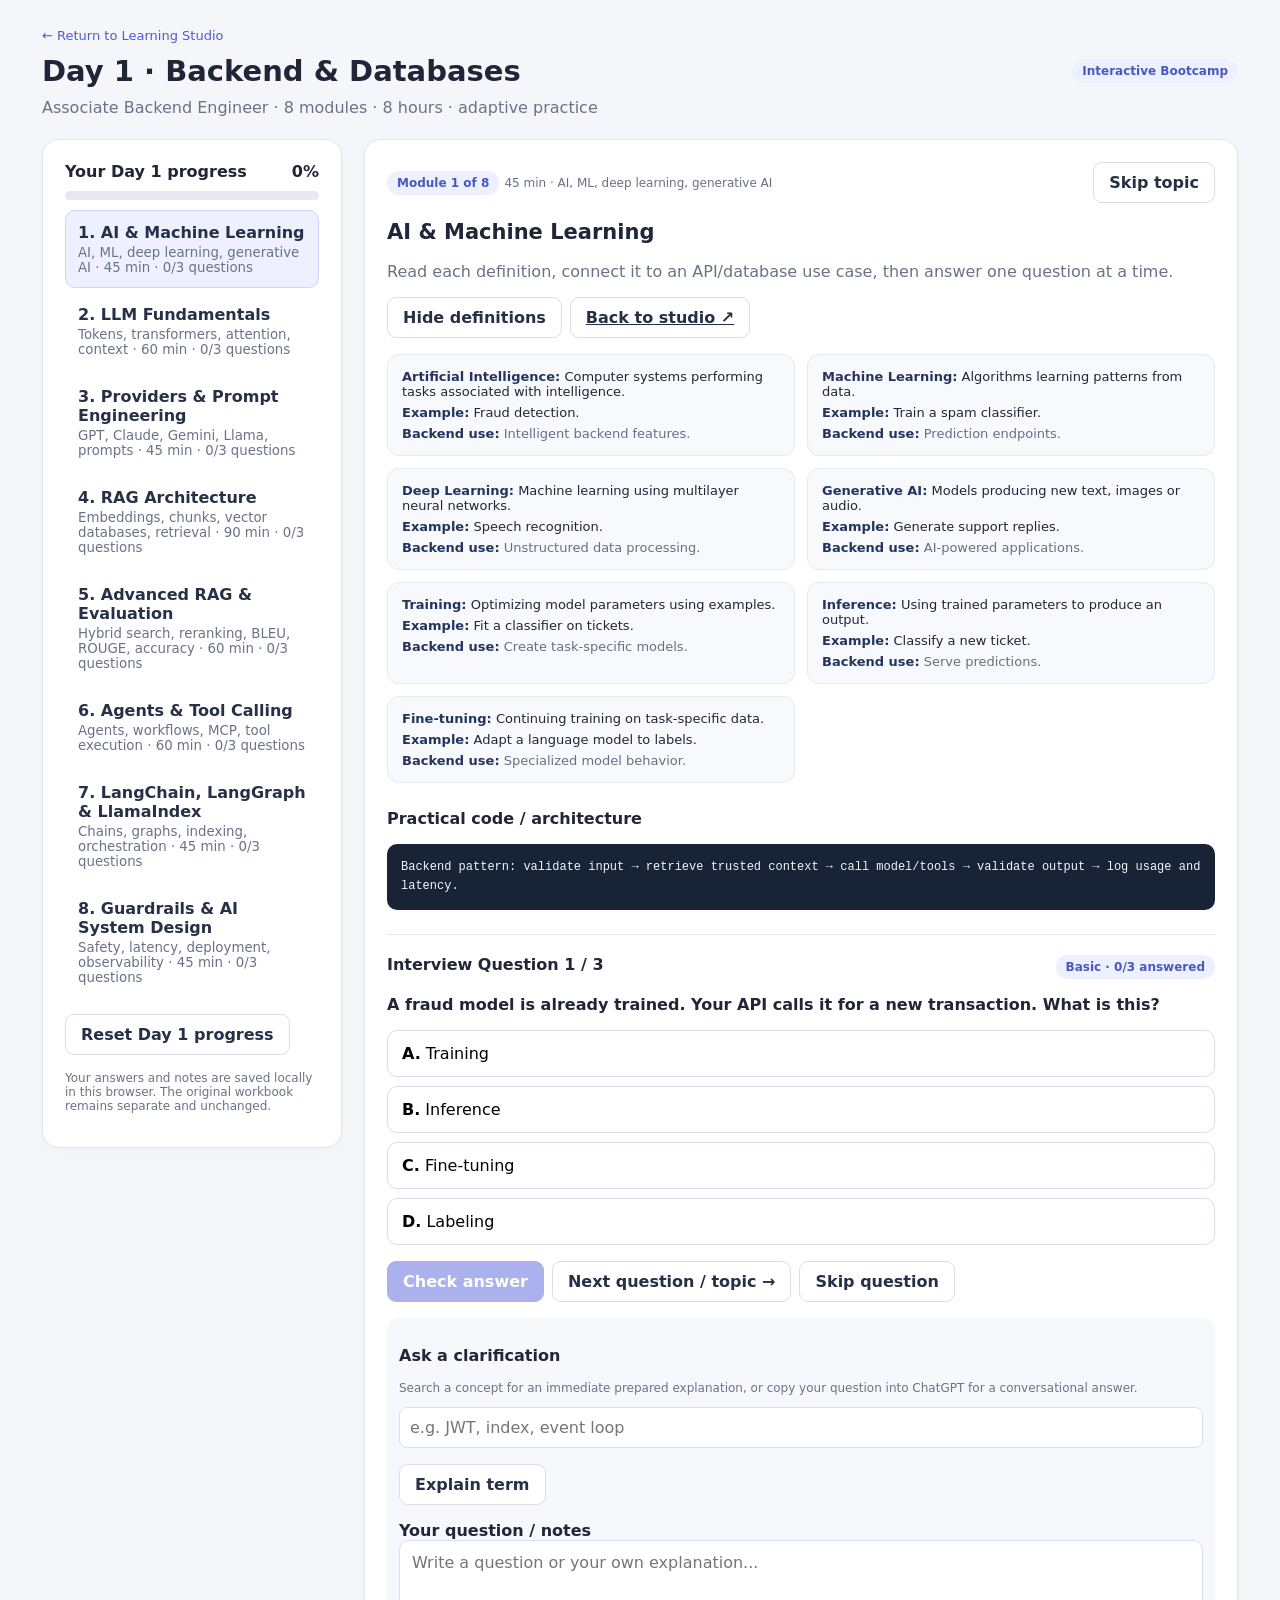
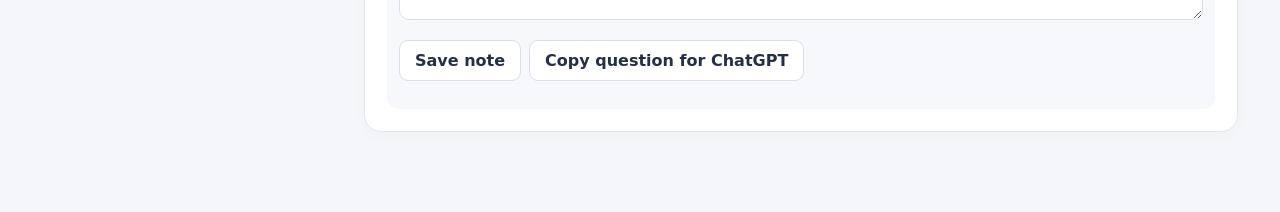
<file: day1.html>
<!doctype html>
<html lang="en"><head><meta charset="utf-8"><meta name="viewport" content="width=device-width,initial-scale=1"><title>Day 1 | AI, LLMs, RAG & Agents | Learning Studio</title>
<style>
:root{font-family:Inter,system-ui,Arial,sans-serif;color:#202637;background:#f5f6fa}*{box-sizing:border-box}body{margin:0}button,input,textarea{font:inherit}button{cursor:pointer}button:disabled{opacity:.5;cursor:not-allowed}.shell{max-width:1240px;margin:auto;padding:25px 22px 80px}a{color:#4d5bd0}.top{display:flex;align-items:center;justify-content:space-between;gap:14px;flex-wrap:wrap}.muted{color:#697386}.pill{display:inline-block;padding:5px 10px;border-radius:20px;background:#edf0ff;color:#4b58bd;font-size:12px;font-weight:700}.grid{display:grid;grid-template-columns:300px 1fr;gap:22px;align-items:start;margin-top:22px}.card{background:#fff;border:1px solid #e2e5ed;border-radius:17px;padding:22px;box-shadow:0 4px 15px #18244406}.modules{position:sticky;top:20px}.module{display:block;width:100%;text-align:left;background:transparent;border:1px solid transparent;border-radius:10px;padding:12px;margin:4px 0;color:#263047}.module.active{background:#eef0ff;border-color:#cdd4ff}.module:hover{background:#f3f5fb}.module small{display:block;color:#697386;margin-top:3px}.bar{height:9px;background:#e7e9f1;border-radius:20px;overflow:hidden;margin:10px 0}.bar span{display:block;height:100%;background:#5965d9}.terms{display:grid;grid-template-columns:1fr 1fr;gap:12px}.term{background:#f8f9fc;border:1px solid #e7e9ef;padding:14px;border-radius:12px;font-size:13px}.term b{color:#25345e}.term p{margin:6px 0}.term em{display:block;color:#647086;font-style:normal}.btn{border:1px solid #d9deea;background:white;color:#253047;padding:10px 15px;border-radius:9px;font-weight:650}.btn.primary{background:#5965d9;color:white;border-color:#5965d9}.btn:hover:not(:disabled){filter:brightness(.96)}.actions{display:flex;flex-wrap:wrap;gap:8px;margin:16px 0}.option{width:100%;display:block;text-align:left;padding:13px 14px;margin:9px 0;border-radius:10px;border:1px solid #d9deea;background:#fff}.option.selected{border-color:#5965d9;background:#eef0ff}.option.good{border-color:#17865f;background:#e8f8f0}.option.bad{border-color:#b94145;background:#fff0f0}.feedback{padding:16px;background:#edf7f0;border-radius:12px;margin:12px 0}.feedback.wrong{background:#fff3ed}.code{white-space:pre-wrap;overflow:auto;padding:14px;border-radius:10px;background:#182335;color:#f1f5ff;font:12px/1.6 Consolas,monospace}.hint{font-size:13px;background:#f3f5ff;padding:12px;border-radius:10px}textarea{width:100%;padding:12px;border-radius:10px;border:1px solid #d9deea;min-height:80px}h1{font-size:29px;margin:10px 0}h2{font-size:21px}h3{font-size:16px}.section{margin-top:26px}.hidden{display:none}.badge{font-size:12px;color:#687184}.tiny{font-size:12px}.quiz{border-top:1px solid #e3e6ed;margin-top:24px;padding-top:20px}.progressline{display:flex;justify-content:space-between;gap:12px;flex-wrap:wrap}.review{background:#f7f8fb;border-radius:12px;padding:12px}.top a{text-decoration:none}.topichead{display:flex;justify-content:space-between;align-items:center;gap:10px;flex-wrap:wrap}#helpOutput{white-space:pre-wrap}.backlink{font-size:13px}@media(max-width:850px){.grid{grid-template-columns:1fr}.modules{position:static}.terms{grid-template-columns:1fr}.shell{padding:16px 12px 50px}}
</style></head><body><div class="shell">
<div class="top"><div><a class="backlink" href="/">← Return to Learning Studio</a><h1>Day 1 · Backend & Databases</h1><div class="muted">Associate Backend Engineer · 8 modules · 8 hours · adaptive practice</div></div><span class="pill">Interactive Bootcamp</span></div>
<div class="grid"><aside class="card modules"><div class="progressline"><b>Your Day 1 progress</b><b id="pct">0%</b></div><div class="bar"><span id="progress" style="width:0%"></span></div><div id="nav"></div><div class="actions"><button class="btn" id="reset">Reset Day 1 progress</button></div><p class="tiny muted">Your answers and notes are saved locally in this browser. The original workbook remains separate and unchanged.</p></aside>
<main class="card" id="content" aria-live="polite"></main></div></div>
<script>
"use strict";
const MODULES=[{"title":"AI & Machine Learning","time":45,"topic":"AI, ML, deep learning, generative AI","terms":[["Artificial Intelligence","Computer systems performing tasks associated with intelligence.","Fraud detection.","Intelligent backend features."],["Machine Learning","Algorithms learning patterns from data.","Train a spam classifier.","Prediction endpoints."],["Deep Learning","Machine learning using multilayer neural networks.","Speech recognition.","Unstructured data processing."],["Generative AI","Models producing new text, images or audio.","Generate support replies.","AI-powered applications."],["Training","Optimizing model parameters using examples.","Fit a classifier on tickets.","Create task-specific models."],["Inference","Using trained parameters to produce an output.","Classify a new ticket.","Serve predictions."],["Fine-tuning","Continuing training on task-specific data.","Adapt a language model to labels.","Specialized model behavior."]],"code":"Backend pattern: validate input → retrieve trusted context → call model/tools → validate output → log usage and latency.","questions":[["A fraud model is already trained. Your API calls it for a new transaction. What is this?",["Training","Inference","Fine-tuning","Labeling"],1,"Inference runs a trained model without changing its weights.","Basic"],["What distinguishes fine-tuning from prompt engineering?",["Fine-tuning updates model weights","Prompts always update weights","Both require a vector database","Fine-tuning is only caching"],0,"Fine-tuning updates parameters; prompting changes the supplied input.","Medium"],["Training accuracy is high but production accuracy drops sharply. First investigate?",["Increase response temperature","Distribution shift and data leakage","Switch from REST to WebSocket","Remove validation"],1,"Production drift and leakage can invalidate offline results.","Advanced"]]},{"title":"LLM Fundamentals","time":60,"topic":"Tokens, transformers, attention, context","terms":[["Large Language Model","Neural model trained to predict or generate token sequences.","Draft an email.","Language interfaces."],["Token","Unit of text processed by a language model.","Word fragments and punctuation.","Usage and context budgeting."],["Tokenization","Converting text into model token IDs.","Split a prompt.","Estimate cost."],["Transformer","Neural architecture built around attention mechanisms.","GPT-family models.","Text generation."],["Self-attention","Mechanism weighting relationships among tokens.","Resolve pronoun references.","Contextual understanding."],["Context window","Maximum tokens available to a model in a request.","Prompt plus retrieved documents.","Control truncation."],["Temperature","Sampling parameter influencing randomness.","Lower for structured output.","Control variability."],["Hallucination","Plausible but unsupported model output.","Invented policy citation.","Verification and guardrails."]],"code":"Backend pattern: validate input → retrieve trusted context → call model/tools → validate output → log usage and latency.","questions":[["What does a context window limit?",["Database rows","Tokens processed in one model context","Number of API users","Training epochs"],1,"The context budget includes input and often generated output tokens.","Basic"],["For reliable JSON classification, which setting is generally preferable?",["High temperature","Lower temperature and schema validation","No schema","Random top-p every request"],1,"Lower sampling randomness can improve consistency; validate structure separately.","Medium"],["A model confidently invents a customer refund policy. Best defense?",["Trust confidence","Retrieve authoritative policy and validate citations","Increase max tokens","Use more adjectives"],1,"Ground responses in trusted sources and verify evidence.","Advanced"]]},{"title":"Providers & Prompt Engineering","time":45,"topic":"GPT, Claude, Gemini, Llama, prompts","terms":[["System prompt","High-priority application instructions for model behavior.","Return valid JSON.","Consistent AI endpoints."],["User prompt","Current user request supplied to the model.","Summarize this ticket.","Task input."],["Few-shot prompting","Providing examples of desired input/output.","Three classification examples.","Improve formatting."],["Structured output","Constrained machine-readable response.","JSON schema.","Safe downstream parsing."],["Open-weight model","Model with downloadable weights under a license.","Llama via Ollama.","Local inference."],["Ollama","Tool for running supported models locally.","Local Llama endpoint.","Prototyping without hosted inference."],["Prompt injection","Untrusted text attempting to override instructions.","Malicious retrieved webpage.","AI security."]],"code":"Backend pattern: validate input → retrieve trusted context → call model/tools → validate output → log usage and latency.","questions":[["What is few-shot prompting?",["Retrain on millions of rows","Include examples in the prompt","Only use one token","Remove system instructions"],1,"Few-shot examples demonstrate expected behavior at inference time.","Basic"],["A model returns malformed JSON. What should a backend do?",["Trust it anyway","Use structured output and runtime validation","Store raw output as SQL","Disable retries"],1,"Validate untrusted model responses before business logic.","Medium"],["A retrieved document says 'ignore all previous instructions'. What is it?",["Trusted system instruction","Prompt injection attempt","An OAuth scope","A model checkpoint"],1,"Treat retrieved text as data, never as higher-priority instructions.","Advanced"]]},{"title":"RAG Architecture","time":90,"topic":"Embeddings, chunks, vector databases, retrieval","terms":[["Retrieval-Augmented Generation","Combining retrieval of external knowledge with model generation.","Answer from company docs.","Grounded support assistants."],["Embedding","Numeric vector representing semantic features.","Encode a document chunk.","Similarity search."],["Chunking","Splitting source documents into retrievable pieces.","500-token segments.","Efficient retrieval."],["Vector database","Storage/indexing for vector similarity queries.","Qdrant or ChromaDB.","Semantic search."],["Qdrant","Vector search database with filtering.","Tenant-scoped document search.","Production retrieval."],["ChromaDB","Embedding/vector storage commonly used in prototypes.","Local knowledge base.","RAG development."],["Metadata filter","Restriction using attributes on indexed records.","tenant_id=42.","Access-safe retrieval."],["Grounding","Basing generated answers on supplied evidence.","Cite retrieved paragraph.","Reduce unsupported answers."]],"code":"Backend pattern: validate input → retrieve trusted context → call model/tools → validate output → log usage and latency.","questions":[["What is the main purpose of embeddings in RAG?",["Encrypt documents","Represent semantic meaning numerically","Train a database","Replace authentication"],1,"Embeddings support similarity-based retrieval.","Basic"],["Why chunk long documents before indexing?",["To hide information","To retrieve relevant passages within context limits","To guarantee correctness","To disable filters"],1,"Chunking improves retrieval granularity and context efficiency.","Medium"],["Multi-tenant RAG returns another customer's documents. Best fix?",["Tell model not to reveal them","Enforce tenant filters and authorization before retrieval","Increase top-k","Lower temperature"],1,"Security boundaries belong in retrieval and storage layers, not only prompts.","Advanced"]]},{"title":"Advanced RAG & Evaluation","time":60,"topic":"Hybrid search, reranking, BLEU, ROUGE, accuracy","terms":[["Hybrid search","Combining keyword and semantic retrieval.","BM25 plus vectors.","Handle exact IDs and paraphrases."],["Reranking","Reordering retrieved candidates using a stronger relevance model.","Cross-encoder reranker.","Better top context."],["Recall@k","Fraction of relevant items found in top k.","Relevant documents in top 5.","Retrieval evaluation."],["Precision@k","Fraction of top k results that are relevant.","Three relevant of five.","Retrieval quality."],["BLEU","N-gram overlap metric often used for translation.","Compare translated text.","Limited automatic evaluation."],["ROUGE","Overlap-based text similarity family.","Compare summaries.","Summary evaluation."],["Answer faithfulness","How well claims are supported by retrieved context.","Check policy citations.","Reduce hallucinations."],["Golden dataset","Curated representative questions and expected outcomes.","100 support queries.","Regression evaluation."]],"code":"Backend pattern: validate input → retrieve trusted context → call model/tools → validate output → log usage and latency.","questions":[["What does a reranker do?",["Train the base LLM","Reorder candidate documents by relevance","Store passwords","Generate audio"],1,"Rerankers improve the ordering of retrieved evidence.","Basic"],["Why combine BM25 and vector search?",["Exact terms and semantic matches complement each other","To eliminate metadata filters","To reduce authentication","To guarantee 100% recall"],0,"Keyword search handles exact terms; embeddings handle paraphrases.","Medium"],["BLEU improves but answers still cite wrong documents. What should be measured?",["Only token count","Retrieval relevance and faithfulness to sources","Only CPU usage","Only response length"],1,"Overlap metrics alone do not measure grounded factual correctness.","Advanced"]]},{"title":"Agents & Tool Calling","time":60,"topic":"Agents, workflows, MCP, tool execution","terms":[["AI agent","LLM-driven system selecting actions toward a goal.","Research then summarize.","Multi-step automation."],["Tool calling","Model requests a structured tool operation.","get_order_status(orderId).","Connect AI to APIs."],["Agentic workflow","Orchestrated sequence with model-driven or fixed decisions.","Classify → search → draft.","Reliable automation."],["Model Context Protocol","Protocol for connecting AI applications with tools and resources.","Expose CRM lookup.","Reusable integrations."],["Human-in-the-loop","Requiring human review at decision points.","Approve refund.","High-impact actions."],["Tool schema","Description and arguments for a callable operation.","JSON parameters.","Input validation."],["Idempotent action","Repeated requests produce same intended effect.","Deduplicated refund request.","Safe tool retries."]],"code":"Backend pattern: validate input → retrieve trusted context → call model/tools → validate output → log usage and latency.","questions":[["What does tool calling enable?",["Model updates weights","Model requests a defined external operation","No backend needed","All tools become trusted"],1,"The application validates and executes requested tools.","Basic"],["A model wants to issue a refund. What should enforce permissions?",["Model prompt alone","Backend authorization and approval workflow","Temperature setting","Vector similarity"],1,"Business permissions and approvals must be enforced outside the model.","Medium"],["Tool retries could create duplicate orders. Which safeguard?",["Longer prompts","Idempotency keys and durable deduplication","More context","Disable logs"],1,"Tool side effects need transactional deduplication.","Advanced"]]},{"title":"LangChain, LangGraph & LlamaIndex","time":45,"topic":"Chains, graphs, indexing, orchestration","terms":[["LangChain","Framework for building LLM applications with model and tool integrations.","Prompt + retriever chain.","App composition."],["LangGraph","Framework for stateful graph-based agent workflows.","Review/approval loop.","Durable agent orchestration."],["LlamaIndex","Framework focused on connecting data sources to LLM workflows.","Document ingestion.","Knowledge-backed apps."],["State machine","Defined states and transitions.","Pending → approved.","Predictable workflows."],["Checkpoint","Persisted workflow state for resume.","Pause before approval.","Recovery."],["Retriever","Component returning relevant documents for a query.","Vector retriever.","RAG pipeline."]],"code":"Backend pattern: validate input → retrieve trusted context → call model/tools → validate output → log usage and latency.","questions":[["Which component retrieves passages for RAG?",["Retriever","Tokenizer only","JWT validator","Compiler"],0,"Retrievers select candidate source passages.","Basic"],["Why use a stateful graph for an approval workflow?",["To eliminate human review","To pause, persist and resume execution","To train a model","To bypass API contracts"],1,"State and checkpoints make long-running workflows recoverable.","Medium"],["Agent loops endlessly after a tool error. What design helps?",["Unlimited retries","Bounded steps, explicit error states and checkpoints","Remove monitoring","Raise temperature"],1,"Bounded graph transitions and recovery paths control failure.","Advanced"]]},{"title":"Guardrails & AI System Design","time":45,"topic":"Safety, latency, deployment, observability","terms":[["Guardrail","Validation or policy enforcement around AI behavior.","Reject unsafe output.","Safe production APIs."],["PII","Information identifying an individual.","Email or phone number.","Data minimization."],["Rate limiting","Restricting requests per budget/time.","Requests per minute.","Cost and abuse control."],["Fallback","Alternate behavior when dependency fails.","Return cached answer.","Resilience."],["Observability","Logs, metrics and traces showing system behavior.","Token cost per request.","Debugging."],["Prompt versioning","Tracking changes to prompts as artifacts.","Prompt v3.","Regression testing."],["Evaluation pipeline","Repeatable tests of model/application quality.","Golden test suite.","Safer releases."]],"code":"Backend pattern: validate input → retrieve trusted context → call model/tools → validate output → log usage and latency.","questions":[["Why use guardrails in an AI API?",["Replace all security","Validate inputs, outputs and policy boundaries","Increase randomness","Skip tests"],1,"Guardrails complement conventional security controls.","Basic"],["How should an LLM API manage provider outages?",["Infinite retries","Timeouts, bounded retries, circuit breakers and fallback","Ignore errors","Store secrets in prompts"],1,"Failure containment protects users and infrastructure.","Medium"],["A prompt change improves fluency but worsens factuality. What should gate release?",["Developer intuition","Versioned evaluation dataset and acceptance thresholds","Only response speed","Only token count"],1,"Quality gates should test grounded correctness, not just style.","Advanced"]]}];
const KEY="arslan-day1-backend-v1";
let state;
try{state=JSON.parse(localStorage.getItem(KEY))||{}}catch{state={}}
if(!Array.isArray(state.answers))state.answers=MODULES.map(()=>({}));
if(!Array.isArray(state.skipped))state.skipped=[];
if(!state.notes||typeof state.notes!=="object")state.notes={};
let current=Number.isInteger(state.current)&&state.current>=0&&state.current<8?state.current:0,showAnswer=false,selected=null,questionIndex=0,showTerms=true;
const $=id=>document.getElementById(id),safe=s=>String(s??"").replace(/[&<>"']/g,c=>({"&":"&amp;","<":"&lt;",">":"&gt;",'"':"&quot;","'":"&#39;"}[c]));
function save(){state.current=current;try{localStorage.setItem(KEY,JSON.stringify(state))}catch{}}
function answered(i){return Object.keys(state.answers[i]||{}).length}
function nextIndex(i){const a=state.answers[i]||{};for(let j=0;j<3;j++)if(!Object.prototype.hasOwnProperty.call(a,j))return j;return 2}
function go(i){current=i;questionIndex=nextIndex(i);showAnswer=Object.prototype.hasOwnProperty.call(state.answers[i]||{},questionIndex);selected=showAnswer?state.answers[i][questionIndex]:null;save();render();window.scrollTo(0,0)}
function renderNav(){const count=MODULES.reduce((n,_,i)=>n+answered(i),0);$("pct").textContent=Math.round(count/24*100)+"%";$("progress").style.width=(count/24*100)+"%";$("nav").innerHTML=MODULES.map((m,i)=>'<button class="module '+(i===current?'active':'')+'" data-module="'+i+'"><b>'+(i+1)+'. '+safe(m.title)+'</b><small>'+safe(m.topic)+' · '+m.time+' min · '+answered(i)+'/3 questions</small></button>').join('')}
function render(){renderNav();const m=MODULES[current],q=m.questions[questionIndex],done=state.answers[current]||{},isSkipped=state.skipped.includes(current),correct=selected===q[2];$("content").innerHTML='<div class="topichead"><div><span class="pill">Module '+(current+1)+' of 8</span> <span class="badge">'+m.time+' min · '+safe(m.topic)+'</span></div><button class="btn" id="skipTopic">'+(isSkipped?'Restore topic':'Skip topic')+'</button></div><h2>'+safe(m.title)+'</h2><p class="muted">Read each definition, connect it to an API/database use case, then answer one question at a time.</p><div class="actions"><button class="btn" id="toggleTerms">'+(showTerms?'Hide definitions':'Show definitions')+'</button><a class="btn" href="https://github.com/aidepartmentbluecascade/testing-repo/blob/main/docs/interview-preparation/day-2/README.md" target="_blank" rel="noopener">Back to studio ↗</a></div><section id="termSection" class="'+(showTerms?'':'hidden')+'"><div class="terms">'+m.terms.map(t=>'<div class="term"><b>'+safe(t[0])+':</b> '+safe(t[1])+'<p><b>Example:</b> '+safe(t[2])+'</p><em><b>Backend use:</b> '+safe(t[3])+'</em></div>').join('')+'</div><div class="section"><h3>Practical code / architecture</h3><pre class="code">'+safe(m.code.replaceAll("\\\\n","\n"))+'</pre></div></section><section class="quiz"><div class="progressline"><b>Interview Question '+(questionIndex+1)+' / 3</b><span class="pill">'+safe(q[4])+' · '+answered(current)+'/3 answered</span></div><h3>'+safe(q[0])+'</h3>'+q[1].map((o,i)=>'<button class="option '+(selected===i?'selected ':'')+(showAnswer&&i===q[2]?'good':showAnswer&&i===selected?'bad':'')+'" data-choice="'+i+'" '+(showAnswer?'disabled':'')+'><b>'+("ABCD"[i])+'.</b> '+safe(o)+'</button>').join('')+(showAnswer?'<div class="feedback '+(correct?'':'wrong')+'"><b>'+(correct?'Correct!':'Correct answer: '+("ABCD"[q[2]])+'.')+'</b><p>'+safe(q[3])+'</p></div>':'')+'<div class="actions"><button class="btn primary" id="check" '+(selected===null||showAnswer?'disabled':'')+'>Check answer</button><button class="btn" id="next">Next question / topic →</button><button class="btn" id="skipQuestion">Skip question</button></div><div class="review"><h3>Ask a clarification</h3><p class="muted tiny">Search a concept for an immediate prepared explanation, or copy your question into ChatGPT for a conversational answer.</p><input id="searchTerm" style="width:100%;padding:10px;border:1px solid #d9deea;border-radius:8px" placeholder="e.g. JWT, index, event loop"><div class="actions"><button class="btn" id="explainTerm">Explain term</button></div><div id="helpOutput"></div><label for="notes"><b>Your question / notes</b></label><textarea id="notes" placeholder="Write a question or your own explanation...">'+safe(state.notes[current]||"")+'</textarea><div class="actions"><button class="btn" id="saveNote">Save note</button><button class="btn" id="copyPrompt">Copy question for ChatGPT</button></div></div></section>';
$("skipTopic").onclick=()=>{state.skipped=state.skipped.includes(current)?state.skipped.filter(i=>i!==current):[...state.skipped,current];save();render()};
$("toggleTerms").onclick=()=>{showTerms=!showTerms;render()};
document.querySelectorAll("[data-choice]").forEach(b=>b.onclick=()=>{selected=Number(b.dataset.choice);render()});
$("check").onclick=()=>{if(selected===null)return;state.answers[current][questionIndex]=selected;showAnswer=true;save();render()};
$("next").onclick=advance;
$("skipQuestion").onclick=advance;
$("saveNote").onclick=()=>{state.notes[current]=$("notes").value;save();$("helpOutput").textContent="Note saved in this browser."};
$("copyPrompt").onclick=async()=>{const prompt="Day 1 backend interview preparation. Module: "+m.title+". Question: "+q[0]+". My clarification: "+$("notes").value+". Explain with Term: Definition, a practical example, backend use case and a follow-up question.";try{await navigator.clipboard.writeText(prompt);$("helpOutput").textContent="Copied. Paste into your ChatGPT conversation."}catch{$("helpOutput").textContent=prompt}};
$("explainTerm").onclick=()=>{const term=$("searchTerm").value.toLowerCase().trim();const match=MODULES.flatMap(x=>x.terms).find(t=>t[0].toLowerCase().includes(term)&&term);$("helpOutput").textContent=match?match[0]+": "+match[1]+"\nExample: "+match[2]+"\nBackend use: "+match[3]:"No prepared definition found. Try a shorter keyword or copy your question to ChatGPT."};
}
function advance(){if(questionIndex<2){questionIndex++;selected=Object.prototype.hasOwnProperty.call(state.answers[current],questionIndex)?state.answers[current][questionIndex]:null;showAnswer=selected!==null;render()}else if(current<7){go(current+1)}else{questionIndex=0;selected=state.answers[current][0]??null;showAnswer=selected!==null;render();alert("You've reached the end of Day 1. Review your answers or revisit any module.")}}
document.addEventListener("click",e=>{const b=e.target.closest("[data-module]");if(b)go(Number(b.dataset.module))});
$("reset").onclick=()=>{if(confirm("Reset only Day 1 answers, skips and notes saved in this browser?")){state={answers:MODULES.map(()=>({})),skipped:[],notes:{},current:0};go(0)}};
go(current);
</script></body></html>
</file>
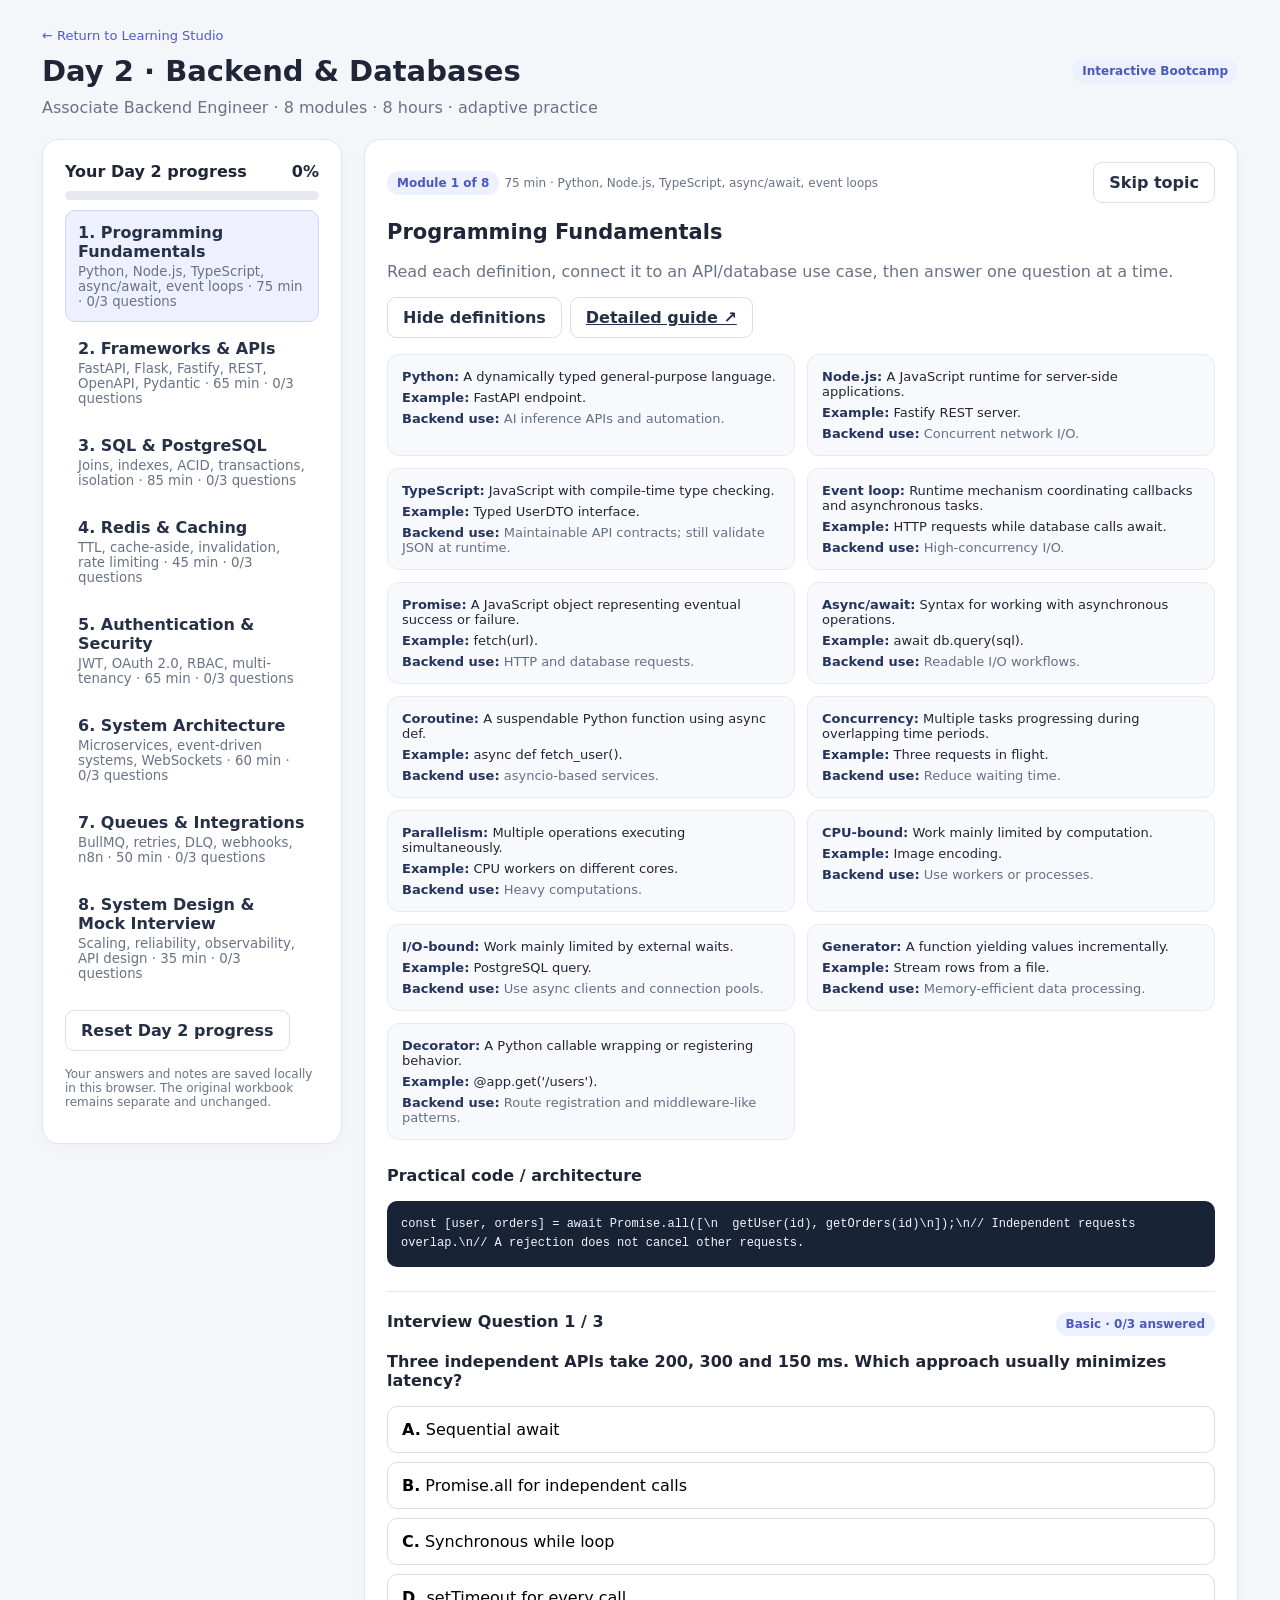
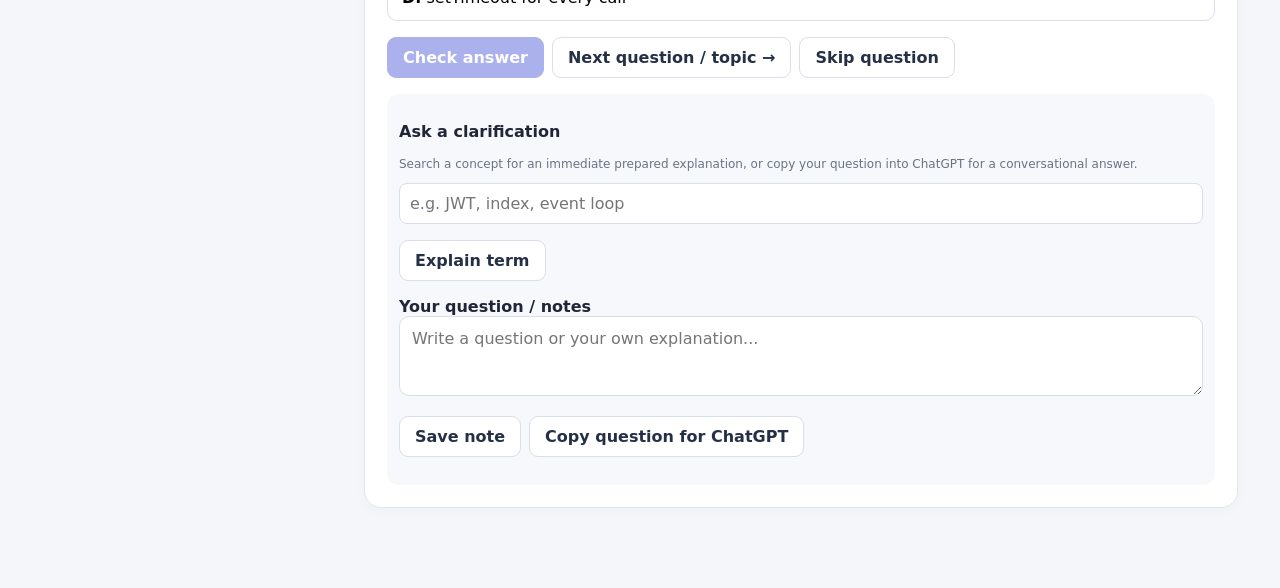
<file: day2.html>
<!doctype html>
<html lang="en"><head><meta charset="utf-8"><meta name="viewport" content="width=device-width,initial-scale=1"><title>Day 2 | Backend & Databases | Learning Studio</title>
<style>
:root{font-family:Inter,system-ui,Arial,sans-serif;color:#202637;background:#f5f6fa}*{box-sizing:border-box}body{margin:0}button,input,textarea{font:inherit}button{cursor:pointer}button:disabled{opacity:.5;cursor:not-allowed}.shell{max-width:1240px;margin:auto;padding:25px 22px 80px}a{color:#4d5bd0}.top{display:flex;align-items:center;justify-content:space-between;gap:14px;flex-wrap:wrap}.muted{color:#697386}.pill{display:inline-block;padding:5px 10px;border-radius:20px;background:#edf0ff;color:#4b58bd;font-size:12px;font-weight:700}.grid{display:grid;grid-template-columns:300px 1fr;gap:22px;align-items:start;margin-top:22px}.card{background:#fff;border:1px solid #e2e5ed;border-radius:17px;padding:22px;box-shadow:0 4px 15px #18244406}.modules{position:sticky;top:20px}.module{display:block;width:100%;text-align:left;background:transparent;border:1px solid transparent;border-radius:10px;padding:12px;margin:4px 0;color:#263047}.module.active{background:#eef0ff;border-color:#cdd4ff}.module:hover{background:#f3f5fb}.module small{display:block;color:#697386;margin-top:3px}.bar{height:9px;background:#e7e9f1;border-radius:20px;overflow:hidden;margin:10px 0}.bar span{display:block;height:100%;background:#5965d9}.terms{display:grid;grid-template-columns:1fr 1fr;gap:12px}.term{background:#f8f9fc;border:1px solid #e7e9ef;padding:14px;border-radius:12px;font-size:13px}.term b{color:#25345e}.term p{margin:6px 0}.term em{display:block;color:#647086;font-style:normal}.btn{border:1px solid #d9deea;background:white;color:#253047;padding:10px 15px;border-radius:9px;font-weight:650}.btn.primary{background:#5965d9;color:white;border-color:#5965d9}.btn:hover:not(:disabled){filter:brightness(.96)}.actions{display:flex;flex-wrap:wrap;gap:8px;margin:16px 0}.option{width:100%;display:block;text-align:left;padding:13px 14px;margin:9px 0;border-radius:10px;border:1px solid #d9deea;background:#fff}.option.selected{border-color:#5965d9;background:#eef0ff}.option.good{border-color:#17865f;background:#e8f8f0}.option.bad{border-color:#b94145;background:#fff0f0}.feedback{padding:16px;background:#edf7f0;border-radius:12px;margin:12px 0}.feedback.wrong{background:#fff3ed}.code{white-space:pre-wrap;overflow:auto;padding:14px;border-radius:10px;background:#182335;color:#f1f5ff;font:12px/1.6 Consolas,monospace}.hint{font-size:13px;background:#f3f5ff;padding:12px;border-radius:10px}textarea{width:100%;padding:12px;border-radius:10px;border:1px solid #d9deea;min-height:80px}h1{font-size:29px;margin:10px 0}h2{font-size:21px}h3{font-size:16px}.section{margin-top:26px}.hidden{display:none}.badge{font-size:12px;color:#687184}.tiny{font-size:12px}.quiz{border-top:1px solid #e3e6ed;margin-top:24px;padding-top:20px}.progressline{display:flex;justify-content:space-between;gap:12px;flex-wrap:wrap}.review{background:#f7f8fb;border-radius:12px;padding:12px}.top a{text-decoration:none}.topichead{display:flex;justify-content:space-between;align-items:center;gap:10px;flex-wrap:wrap}#helpOutput{white-space:pre-wrap}.backlink{font-size:13px}@media(max-width:850px){.grid{grid-template-columns:1fr}.modules{position:static}.terms{grid-template-columns:1fr}.shell{padding:16px 12px 50px}}
</style></head><body><div class="shell">
<div class="top"><div><a class="backlink" href="/">← Return to Learning Studio</a><h1>Day 2 · Backend & Databases</h1><div class="muted">Associate Backend Engineer · 8 modules · 8 hours · adaptive practice</div></div><span class="pill">Interactive Bootcamp</span></div>
<div class="grid"><aside class="card modules"><div class="progressline"><b>Your Day 2 progress</b><b id="pct">0%</b></div><div class="bar"><span id="progress" style="width:0%"></span></div><div id="nav"></div><div class="actions"><button class="btn" id="reset">Reset Day 2 progress</button></div><p class="tiny muted">Your answers and notes are saved locally in this browser. The original workbook remains separate and unchanged.</p></aside>
<main class="card" id="content" aria-live="polite"></main></div></div>
<script>
"use strict";
const MODULES=[
{title:"Programming Fundamentals",time:75,topic:"Python, Node.js, TypeScript, async/await, event loops",terms:[
["Python","A dynamically typed general-purpose language.","FastAPI endpoint.","AI inference APIs and automation."],
["Node.js","A JavaScript runtime for server-side applications.","Fastify REST server.","Concurrent network I/O."],
["TypeScript","JavaScript with compile-time type checking.","Typed UserDTO interface.","Maintainable API contracts; still validate JSON at runtime."],
["Event loop","Runtime mechanism coordinating callbacks and asynchronous tasks.","HTTP requests while database calls await.","High-concurrency I/O."],
["Promise","A JavaScript object representing eventual success or failure.","fetch(url).","HTTP and database requests."],
["Async/await","Syntax for working with asynchronous operations.","await db.query(sql).","Readable I/O workflows."],
["Coroutine","A suspendable Python function using async def.","async def fetch_user().","asyncio-based services."],
["Concurrency","Multiple tasks progressing during overlapping time periods.","Three requests in flight.","Reduce waiting time."],
["Parallelism","Multiple operations executing simultaneously.","CPU workers on different cores.","Heavy computations."],
["CPU-bound","Work mainly limited by computation.","Image encoding.","Use workers or processes."],
["I/O-bound","Work mainly limited by external waits.","PostgreSQL query.","Use async clients and connection pools."],
["Generator","A function yielding values incrementally.","Stream rows from a file.","Memory-efficient data processing."],
["Decorator","A Python callable wrapping or registering behavior.","@app.get('/users').","Route registration and middleware-like patterns."]
],code:"const [user, orders] = await Promise.all([\\n  getUser(id), getOrders(id)\\n]);\\n// Independent requests overlap.\\n// A rejection does not cancel other requests.",questions:[
["Three independent APIs take 200, 300 and 150 ms. Which approach usually minimizes latency?",["Sequential await","Promise.all for independent calls","Synchronous while loop","setTimeout for every call"],1,"Concurrent I/O overlaps waits. The overall duration is approximately the slowest request, plus overhead.","Basic"],
["What happens if one promise rejects inside Promise.all?",["All other operations are automatically cancelled","It silently ignores the failure","The combined promise rejects; other operations are not automatically cancelled","JavaScript becomes multithreaded"],2,"Promise.all rejects on a rejection, but other operations continue unless separately cancelled.","Medium"],
["A CPU-intensive loop blocks your Node.js API. Best production fix?",["Add async to the loop","Increase temperature","Move CPU work to a worker thread/process or compute service","Replace all await with then"],2,"Async syntax does not parallelize CPU computation. Offload CPU work and bound resource use.","Advanced"]]},
{title:"Frameworks & APIs",time:65,topic:"FastAPI, Flask, Fastify, REST, OpenAPI, Pydantic",terms:[
["FastAPI","Python ASGI framework with type-driven validation and OpenAPI generation.","POST /predict.","AI and general-purpose APIs."],
["Flask","Lightweight Python web framework.","Admin API.","Flexible small services."],
["Fastify","Node.js framework with schema validation and plugins.","Typed REST service.","Efficient API handling."],
["REST","Resource-oriented architectural style using HTTP semantics.","GET /users/42.","CRUD APIs."],
["OpenAPI","Machine-readable HTTP API contract.","Generated endpoint documentation.","Client generation and tests."],
["Pydantic","Python runtime data parsing and validation library.","Validate ticket title.","Reject invalid API bodies."],
["Middleware","Logic running around request handlers.","Request ID and logging.","Cross-cutting concerns."],
["Dependency injection","Providing dependencies to a component.","Inject database repository.","Testing and separation."],
["Idempotency","Repeated operation has same intended effect.","Payment request with key.","Safe retries."],
["Pagination","Returning bounded portions of a collection.","Cursor-based orders listing.","Prevent huge queries."]
],code:"from fastapi import FastAPI\\nfrom pydantic import BaseModel, Field\\napp = FastAPI()\\nclass Ticket(BaseModel):\\n    title: str = Field(min_length=1)\\n@app.post('/tickets', status_code=201)\\nasync def create_ticket(data: Ticket):\\n    return {'id': 't_123', 'title': data.title}",questions:[
["Which status is most appropriate when a new resource is created?",["200 always","201 Created","401 Unauthorized","503 Unavailable"],1,"201 communicates successful resource creation; 200 can be valid for other successful operations.","Basic"],
["Why validate a TypeScript API request with Zod or a schema?",["TypeScript types run in production","To replace authentication","Type annotations disappear at runtime and external JSON is untrusted","To avoid HTTP errors"],2,"Static type checking does not validate runtime network input.","Medium"],
["A client retries POST /payments after timeout. How prevent duplicate charges?",["Retry without identifiers","Store unique idempotency key and reconcile gateway effects","Use GET instead","Disable transactions"],1,"Persist unique keys, guard concurrent requests and reconcile uncertain gateway outcomes.","Advanced"]]},
{title:"SQL & PostgreSQL",time:85,topic:"Joins, indexes, ACID, transactions, isolation",terms:[
["Relational database","Tables with defined relationships.","Users and orders.","Transactional records."],
["Primary key","Columns uniquely identifying a row.","users.id.","Stable record identity."],
["Foreign key","Constraint referencing a related row.","orders.user_id.","Referential integrity."],
["INNER JOIN","Returns rows matching both inputs.","Orders with existing customers.","Relational retrieval."],
["LEFT JOIN","Retains all left rows even without matches.","Users with zero orders.","Inclusive reports."],
["Index","Data structure speeding certain reads with storage/write cost.","B-tree on user_id.","Faster filtering."],
["Transaction","Group of operations committed or rolled back together.","Transfer funds.","Atomic business changes."],
["ACID","Atomicity, Consistency, Isolation, Durability.","Committed account transfer.","Data integrity."],
["MVCC","Row-version-based concurrency control.","Read committed snapshots.","Concurrent reads/writes."],
["Isolation level","Rules for visibility of concurrent transactions.","Read Committed vs Serializable.","Avoid anomalies."],
["Deadlock","Transactions waiting cyclically for locks.","Opposite account lock order.","Retries and consistent locking."],
["N+1 query","One query followed by per-row queries.","Load each order customer separately.","Fix with joins/batching."],
["Connection pool","Bounded reusable database connections.","Pool of 20 connections.","Protect PostgreSQL."]
],code:"SELECT u.id, u.email, COUNT(o.id) AS order_count\\nFROM users u LEFT JOIN orders o ON o.user_id=u.id\\nGROUP BY u.id,u.email\\nORDER BY order_count DESC LIMIT 20;\\n\\nCREATE INDEX idx_orders_user_created\\nON orders(user_id,created_at DESC);",questions:[
["Which JOIN includes users even if they have no orders?",["INNER JOIN","LEFT JOIN from users to orders","CROSS JOIN only","SELF JOIN"],1,"LEFT JOIN retains unmatched users; COUNT(o.id) is zero when there is no matching order.","Basic"],
["A query filtering user_id and sorting created_at is slow. What should you inspect?",["Only increase server RAM","EXPLAIN ANALYZE and a suitable composite index","Delete primary key","Disable transactions"],1,"Inspect the plan and row estimates; a (user_id, created_at) index may help.","Medium"],
["Two buyers try to purchase the last item simultaneously. Strongest approach?",["Check inventory then update outside transaction","Use conditional UPDATE in a transaction and verify affected rows","Cache inventory forever","Retry every request indefinitely"],1,"A conditional update and transactional checks prevent overselling under concurrency.","Advanced"]]},
{title:"Redis & Caching",time:45,topic:"TTL, cache-aside, invalidation, rate limiting",terms:[
["Redis","In-memory data store for cache, counters and queues.","Cache product record.","Low-latency state."],
["Cache","Copy of expensive-to-retrieve data.","Frequently requested product.","Reduce DB load."],
["TTL","Time-to-live until expiration.","EX 60.","Bound staleness."],
["Cache-aside","Read cache then source on miss and populate.","Product detail endpoint.","Read-heavy APIs."],
["Cache invalidation","Removing/updating stale cached entries.","Product update deletes cache key.","Correctness."],
["Cache stampede","Many requests recompute same expired value.","Homepage key expires.","Single-flight and TTL jitter."],
["Eviction policy","Rule removing entries under memory pressure.","LRU-style removal.","Manage capacity."],
["Rate limiting","Restricting requests per interval or budget.","100 requests/minute.","Abuse protection."]
],code:"const key = \`tenant:\${tenantId}:product:\${id}\`;\\nconst hit = await redis.get(key);\\nif (hit) return JSON.parse(hit);\\nconst value = await db.getProduct(tenantId, id);\\nif (value) await redis.set(key, JSON.stringify(value), { EX: 60 });",questions:[
["What does TTL do?",["Encrypt a cache entry","Expire an entry after a duration","Guarantee immediate consistency","Make SQL unnecessary"],1,"TTL bounds how long an entry can remain before expiry.","Basic"],
["Why include tenantId in a cache key?",["For appearance","To avoid cross-tenant cache collisions","To increase latency","To disable expiration"],1,"Tenant-scoped keys reduce accidental cross-tenant data exposure.","Medium"],
["Popular key expires and thousands of requests hit the database. What is this?",["Cache stampede","SQL injection","Deadlock always","JWT replay"],0,"Use request coalescing/single-flight, TTL jitter and careful refresh strategies.","Advanced"]]},
{title:"Authentication & Security",time:65,topic:"JWT, OAuth 2.0, RBAC, multi-tenancy",terms:[
["Authentication","Verifying who the caller is.","Validate access token.","Identify requester."],
["Authorization","Checking what the caller may access.","Editor cannot delete billing.","Resource security."],
["JWT","Claim-carrying token format supporting signing or encryption.","Signed access token.","Identity claims; not automatically encrypted."],
["OAuth 2.0","Framework for delegated authorization.","Access Google data with consent.","Third-party APIs."],
["OpenID Connect","Authentication identity layer on OAuth 2.0.","Sign in with Google.","User login."],
["RBAC","Role-based access control.","Admin/editor/viewer.","Permission management."],
["Least privilege","Grant only needed permissions.","Read-only reporting role.","Reduce blast radius."],
["Multi-tenancy","Serving multiple customers while isolating data.","Tenant-scoped projects.","SaaS isolation."],
["CSRF","Inducing an authenticated browser to send unintended requests.","Forged settings form.","Protect cookie-authenticated writes."],
["CORS","Browser-enforced cross-origin response policy.","Allowed frontend origin.","Not an authorization check."],
["SQL injection","Manipulating queries through untrusted input.","Unsafe string concatenation.","Prevent with parameters."]
],code:"SELECT id, title FROM projects\\nWHERE tenant_id = $1 AND id = $2;\\n-- tenant_id must come from verified authorization context.",questions:[
["Authentication and authorization differ because...",["Both only check passwords","Authentication checks identity; authorization checks permissions","Authorization always comes first","JWT replaces both"],1,"Identify the user, then check permission for each resource/action.","Basic"],
["Is a signed JWT automatically encrypted?",["Yes","No, signed claims may be readable","Only with Redis","Only in Node.js"],1,"A signature protects integrity, not confidentiality. Verify algorithm, signature, issuer, audience and expiry.","Medium"],
["Tenant A can access Tenant B's project by changing ID. What is the issue?",["Only CORS","Broken object-level authorization (BOLA/IDOR)","Cache miss","DNS failure"],1,"Enforce tenant-scoped queries and resource-level authorization on the server.","Advanced"]]},
{title:"System Architecture",time:60,topic:"Microservices, event-driven systems, WebSockets",terms:[
["Monolith","Application deployed as one logical unit.","Modular Fastify backend.","Simpler operations."],
["Microservice","Independently deployable service owning a bounded capability.","Billing service.","Independent scaling/ownership."],
["Event-driven architecture","Services react to published events.","OrderPlaced.","Decoupled workflows."],
["Message broker","Delivers messages between producers and consumers.","RabbitMQ.","Async coordination."],
["WebSocket","Persistent bidirectional connection.","Live chat.","Real-time updates."],
["Horizontal scaling","Adding more service instances.","Three API replicas.","Capacity and resilience."],
["Vertical scaling","Adding resources to an instance.","More RAM.","Increase capacity."],
["Load balancer","Routes traffic among instances.","Distribute HTTP requests.","Availability."],
["Circuit breaker","Temporarily stops calls to a failing dependency.","Payment gateway outage.","Avoid cascading failure."],
["Observability","Understand behavior using logs, metrics and traces.","Trace slow request.","Debug production."],
["SLO","Target for measurable service performance.","99.9% availability.","Reliability management."]
],code:"Upload API → object storage\\n           → PostgreSQL job record\\n           → queue → worker → result\\n           → status polling or WebSocket",questions:[
["What is horizontal scaling?",["Adding more CPU to one instance","Adding more service instances","Increasing timeout","Creating indexes"],1,"Horizontal scaling adds replicas; vertical scaling adds resources to one instance.","Basic"],
["Why might a modular monolith be preferable for a small team?",["It guarantees unlimited scale","Simpler deployments and transaction boundaries","It needs no tests","It prevents all failures"],1,"Microservices add distributed systems complexity that may not be justified early.","Medium"],
["A downstream provider is failing and causing cascading timeouts. Which pattern helps?",["Circuit breaker with timeouts","Disable monitoring","Retry forever","Remove authentication"],0,"Circuit breakers, bounded retries and timeouts protect upstream capacity.","Advanced"]]},
{title:"Queues & Integrations",time:50,topic:"BullMQ, retries, DLQ, webhooks, n8n",terms:[
["Queue","Buffer of pending background work.","Email jobs.","Decouple slow tasks."],
["BullMQ","Redis-backed Node.js job queue.","PDF parsing.","Background workers."],
["Producer","Enqueues work.","Upload API.","Submit jobs."],
["Worker","Processes queued work.","Document parser.","Async processing."],
["Retry","Reattempting failed work.","Temporary email failure.","Recover transient errors."],
["Exponential backoff","Increasing delay between attempts.","1s, 2s, 4s.","Protect failing dependencies."],
["Dead-letter queue","Place for repeatedly failed messages.","Invalid invoice job.","Inspection and recovery."],
["At-least-once delivery","A message may be processed multiple times.","Worker crashes before acknowledgment.","Idempotent handlers."],
["Webhook","HTTP callback triggered by an external event.","Payment succeeded.","External integration."],
["Signature verification","Cryptographically checks webhook authenticity.","Provider HMAC signature.","Reject forgery."],
["n8n / Make / Zapier","Automation platforms for API-based workflows.","CRM contact → notification.","Low-code integrations."]
],code:"await queue.add('welcome', {userId}, {\\n  jobId: \`welcome-\${userId}\`, attempts: 5,\\n  backoff: {type: 'exponential', delay: 1000}\\n});\\n// Also persist business-level deduplication.",questions:[
["Why use a queue for long-running document processing?",["Block HTTP request until complete","Return quickly and process asynchronously","Remove need for workers","Guarantee exactly-once effects"],1,"A queue decouples request latency from slow work.","Basic"],
["What is at-least-once delivery?",["Message never duplicates","Message can be processed more than once","Only one worker exists","All retries fail"],1,"Workers must handle duplicate deliveries safely.","Medium"],
["Payment webhook is delivered five times. Best defense?",["Trust payload blindly","Unique provider event ID, signature verification and idempotent processing","Disable database constraints","Ignore every webhook"],1,"Verify authenticity and deduplicate side effects transactionally.","Advanced"]]},
{title:"System Design & Mock Interview",time:35,topic:"Scaling, reliability, observability, API design",terms:[
["System design","Choosing components and data flows for requirements.","Multi-tenant support platform.","Trade-offs and scale."],
["Functional requirement","What a system must do.","Users can upload documents.","Scope."],
["Nonfunctional requirement","How well a system must operate.","p95 under 300ms.","Reliability/performance."],
["p95 latency","Response time at or below which 95% of measured requests fall.","p95 250ms.","Performance target."],
["Idempotent worker","Repeated execution has the same intended business effect.","Send one welcome email.","Duplicate-safe jobs."],
["Correlation ID","Identifier connecting related logs and traces.","Request ID across services.","Troubleshooting."],
["CI/CD","Automated build, test and deployment workflow.","GitHub Actions.","Safer releases."],
["Docker","Container packaging application and dependencies.","FastAPI image.","Repeatable deployments."]
],code:"React → API (auth, tenant scope) → PostgreSQL\\n                  ↘ Redis cache\\n                  ↘ BullMQ → workers → AI provider\\n                  ↘ object storage\\nLogs + metrics + traces across all components.",questions:[
["What should come first in a system design interview?",["Pick microservices immediately","Clarify functional and nonfunctional requirements","Buy the biggest server","Write UI CSS"],1,"Requirements and scale determine architecture choices.","Basic"],
["How do you diagnose high p95 latency?",["Only look at average latency","Inspect traces, slow queries, dependencies and resource saturation","Disable logs","Raise timeouts indefinitely"],1,"Correlate traces, metrics and query plans to find bottlenecks.","Medium"],
["Design a multi-tenant document-processing backend. What is essential?",["Single global cache key","Tenant authorization, durable jobs, idempotency, observability and bounded retries","No queue needed ever","Trust uploaded file types"],1,"Secure tenant boundaries and failure-safe asynchronous processing are core requirements.","Advanced"]]}
];
const KEY="arslan-day2-backend-v1";
let state;
try{state=JSON.parse(localStorage.getItem(KEY))||{}}catch{state={}}
if(!Array.isArray(state.answers))state.answers=MODULES.map(()=>({}));
if(!Array.isArray(state.skipped))state.skipped=[];
if(!state.notes||typeof state.notes!=="object")state.notes={};
let current=Number.isInteger(state.current)&&state.current>=0&&state.current<8?state.current:0,showAnswer=false,selected=null,questionIndex=0,showTerms=true;
const $=id=>document.getElementById(id),safe=s=>String(s??"").replace(/[&<>"']/g,c=>({"&":"&amp;","<":"&lt;",">":"&gt;",'"':"&quot;","'":"&#39;"}[c]));
function save(){state.current=current;try{localStorage.setItem(KEY,JSON.stringify(state))}catch{}}
function answered(i){return Object.keys(state.answers[i]||{}).length}
function nextIndex(i){const a=state.answers[i]||{};for(let j=0;j<3;j++)if(!Object.prototype.hasOwnProperty.call(a,j))return j;return 2}
function go(i){current=i;questionIndex=nextIndex(i);showAnswer=Object.prototype.hasOwnProperty.call(state.answers[i]||{},questionIndex);selected=showAnswer?state.answers[i][questionIndex]:null;save();render();window.scrollTo(0,0)}
function renderNav(){const count=MODULES.reduce((n,_,i)=>n+answered(i),0);$("pct").textContent=Math.round(count/24*100)+"%";$("progress").style.width=(count/24*100)+"%";$("nav").innerHTML=MODULES.map((m,i)=>'<button class="module '+(i===current?'active':'')+'" data-module="'+i+'"><b>'+(i+1)+'. '+safe(m.title)+'</b><small>'+safe(m.topic)+' · '+m.time+' min · '+answered(i)+'/3 questions</small></button>').join('')}
function render(){renderNav();const m=MODULES[current],q=m.questions[questionIndex],done=state.answers[current]||{},isSkipped=state.skipped.includes(current),correct=selected===q[2];$("content").innerHTML='<div class="topichead"><div><span class="pill">Module '+(current+1)+' of 8</span> <span class="badge">'+m.time+' min · '+safe(m.topic)+'</span></div><button class="btn" id="skipTopic">'+(isSkipped?'Restore topic':'Skip topic')+'</button></div><h2>'+safe(m.title)+'</h2><p class="muted">Read each definition, connect it to an API/database use case, then answer one question at a time.</p><div class="actions"><button class="btn" id="toggleTerms">'+(showTerms?'Hide definitions':'Show definitions')+'</button><a class="btn" href="https://github.com/aidepartmentbluecascade/testing-repo/blob/main/docs/interview-preparation/day-2/README.md" target="_blank" rel="noopener">Detailed guide ↗</a></div><section id="termSection" class="'+(showTerms?'':'hidden')+'"><div class="terms">'+m.terms.map(t=>'<div class="term"><b>'+safe(t[0])+':</b> '+safe(t[1])+'<p><b>Example:</b> '+safe(t[2])+'</p><em><b>Backend use:</b> '+safe(t[3])+'</em></div>').join('')+'</div><div class="section"><h3>Practical code / architecture</h3><pre class="code">'+safe(m.code.replaceAll("\\\\n","\n"))+'</pre></div></section><section class="quiz"><div class="progressline"><b>Interview Question '+(questionIndex+1)+' / 3</b><span class="pill">'+safe(q[4])+' · '+answered(current)+'/3 answered</span></div><h3>'+safe(q[0])+'</h3>'+q[1].map((o,i)=>'<button class="option '+(selected===i?'selected ':'')+(showAnswer&&i===q[2]?'good':showAnswer&&i===selected?'bad':'')+'" data-choice="'+i+'" '+(showAnswer?'disabled':'')+'><b>'+("ABCD"[i])+'.</b> '+safe(o)+'</button>').join('')+(showAnswer?'<div class="feedback '+(correct?'':'wrong')+'"><b>'+(correct?'Correct!':'Correct answer: '+("ABCD"[q[2]])+'.')+'</b><p>'+safe(q[3])+'</p></div>':'')+'<div class="actions"><button class="btn primary" id="check" '+(selected===null||showAnswer?'disabled':'')+'>Check answer</button><button class="btn" id="next">Next question / topic →</button><button class="btn" id="skipQuestion">Skip question</button></div><div class="review"><h3>Ask a clarification</h3><p class="muted tiny">Search a concept for an immediate prepared explanation, or copy your question into ChatGPT for a conversational answer.</p><input id="searchTerm" style="width:100%;padding:10px;border:1px solid #d9deea;border-radius:8px" placeholder="e.g. JWT, index, event loop"><div class="actions"><button class="btn" id="explainTerm">Explain term</button></div><div id="helpOutput"></div><label for="notes"><b>Your question / notes</b></label><textarea id="notes" placeholder="Write a question or your own explanation...">'+safe(state.notes[current]||"")+'</textarea><div class="actions"><button class="btn" id="saveNote">Save note</button><button class="btn" id="copyPrompt">Copy question for ChatGPT</button></div></div></section>';
$("skipTopic").onclick=()=>{state.skipped=state.skipped.includes(current)?state.skipped.filter(i=>i!==current):[...state.skipped,current];save();render()};
$("toggleTerms").onclick=()=>{showTerms=!showTerms;render()};
document.querySelectorAll("[data-choice]").forEach(b=>b.onclick=()=>{selected=Number(b.dataset.choice);render()});
$("check").onclick=()=>{if(selected===null)return;state.answers[current][questionIndex]=selected;showAnswer=true;save();render()};
$("next").onclick=advance;
$("skipQuestion").onclick=advance;
$("saveNote").onclick=()=>{state.notes[current]=$("notes").value;save();$("helpOutput").textContent="Note saved in this browser."};
$("copyPrompt").onclick=async()=>{const prompt="Day 2 backend interview preparation. Module: "+m.title+". Question: "+q[0]+". My clarification: "+$("notes").value+". Explain with Term: Definition, a practical example, backend use case and a follow-up question.";try{await navigator.clipboard.writeText(prompt);$("helpOutput").textContent="Copied. Paste into your ChatGPT conversation."}catch{$("helpOutput").textContent=prompt}};
$("explainTerm").onclick=()=>{const term=$("searchTerm").value.toLowerCase().trim();const match=MODULES.flatMap(x=>x.terms).find(t=>t[0].toLowerCase().includes(term)&&term);$("helpOutput").textContent=match?match[0]+": "+match[1]+"\nExample: "+match[2]+"\nBackend use: "+match[3]:"No prepared definition found. Try a shorter keyword or copy your question to ChatGPT."};
}
function advance(){if(questionIndex<2){questionIndex++;selected=Object.prototype.hasOwnProperty.call(state.answers[current],questionIndex)?state.answers[current][questionIndex]:null;showAnswer=selected!==null;render()}else if(current<7){go(current+1)}else{questionIndex=0;selected=state.answers[current][0]??null;showAnswer=selected!==null;render();alert("You've reached the end of Day 2. Review your answers or revisit any module.")}}
document.addEventListener("click",e=>{const b=e.target.closest("[data-module]");if(b)go(Number(b.dataset.module))});
$("reset").onclick=()=>{if(confirm("Reset only Day 2 answers, skips and notes saved in this browser?")){state={answers:MODULES.map(()=>({})),skipped:[],notes:{},current:0};go(0)}};
go(current);
</script></body></html>
</file>
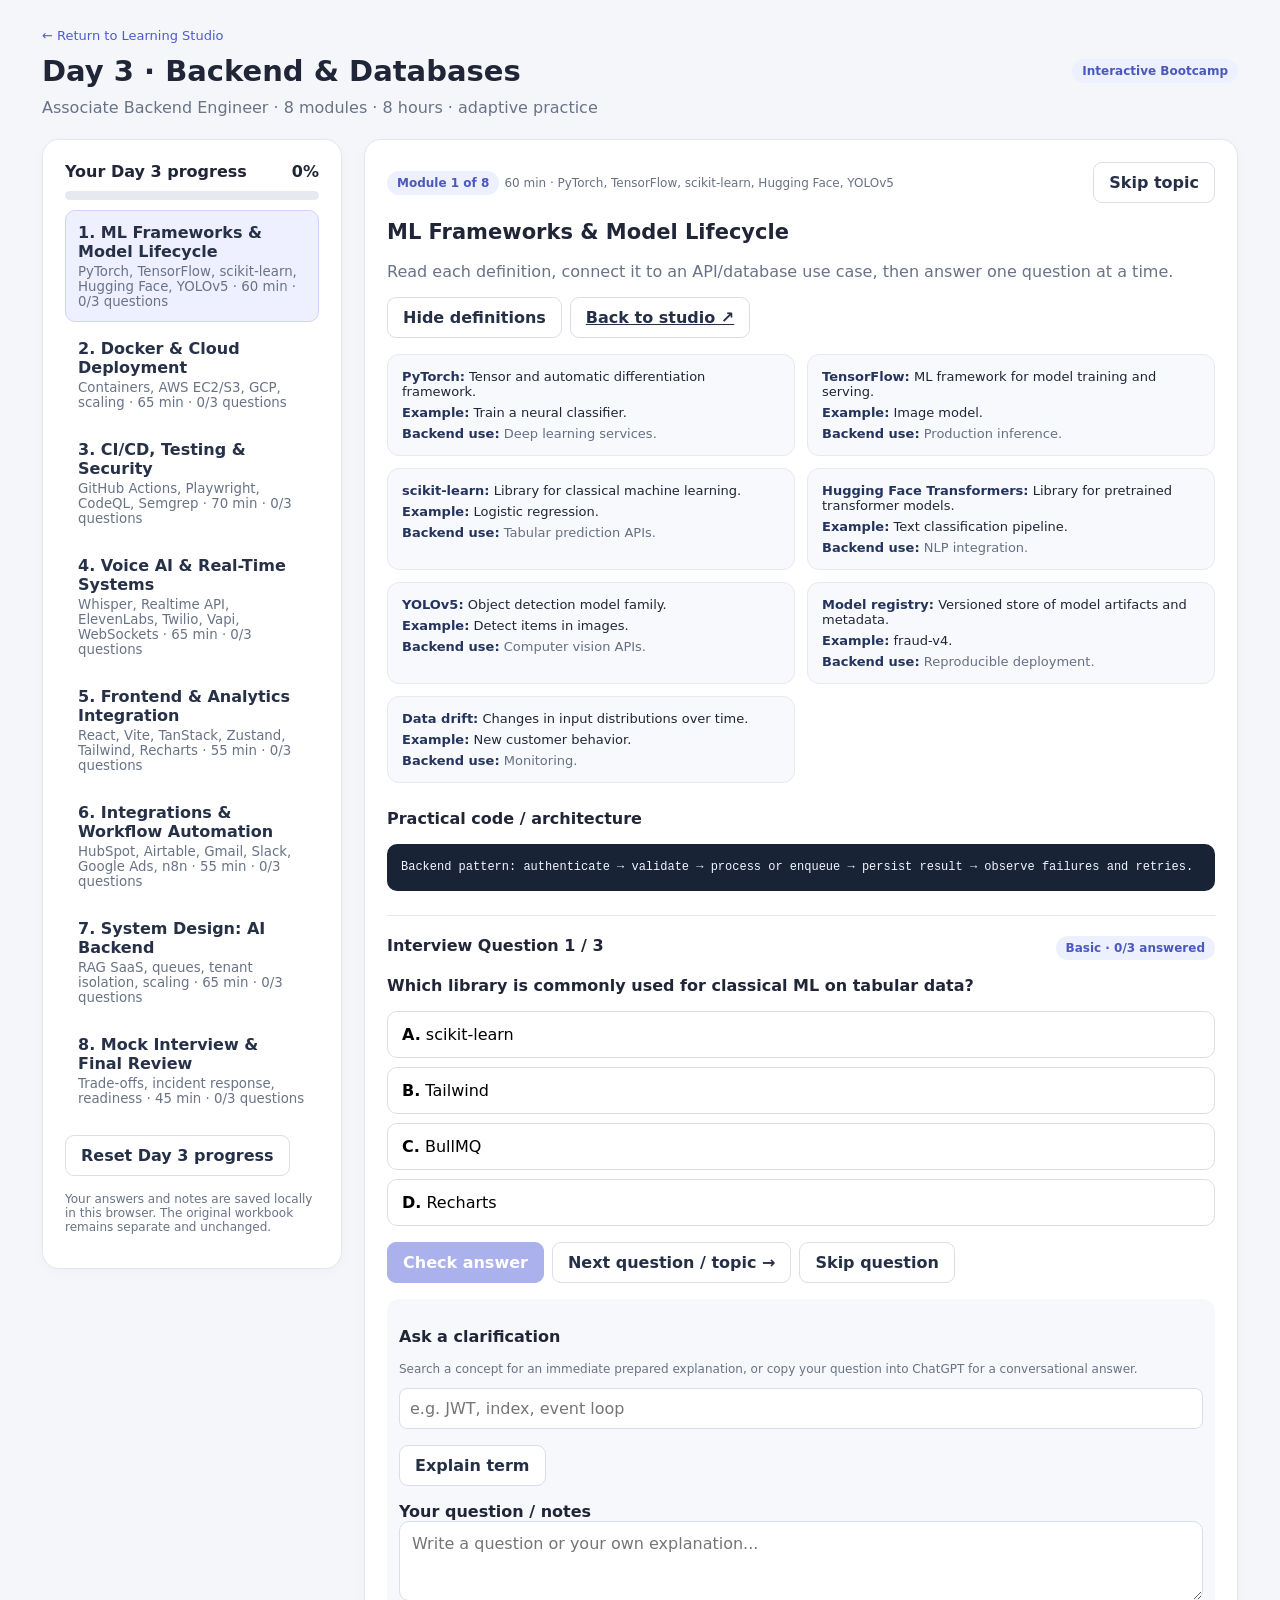
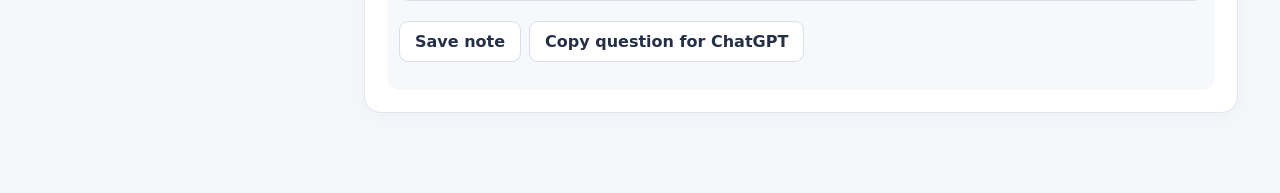
<file: day3.html>
<!doctype html>
<html lang="en"><head><meta charset="utf-8"><meta name="viewport" content="width=device-width,initial-scale=1"><title>Day 3 | MLOps, Cloud, Voice AI & Mock Interview | Learning Studio</title>
<style>
:root{font-family:Inter,system-ui,Arial,sans-serif;color:#202637;background:#f5f6fa}*{box-sizing:border-box}body{margin:0}button,input,textarea{font:inherit}button{cursor:pointer}button:disabled{opacity:.5;cursor:not-allowed}.shell{max-width:1240px;margin:auto;padding:25px 22px 80px}a{color:#4d5bd0}.top{display:flex;align-items:center;justify-content:space-between;gap:14px;flex-wrap:wrap}.muted{color:#697386}.pill{display:inline-block;padding:5px 10px;border-radius:20px;background:#edf0ff;color:#4b58bd;font-size:12px;font-weight:700}.grid{display:grid;grid-template-columns:300px 1fr;gap:22px;align-items:start;margin-top:22px}.card{background:#fff;border:1px solid #e2e5ed;border-radius:17px;padding:22px;box-shadow:0 4px 15px #18244406}.modules{position:sticky;top:20px}.module{display:block;width:100%;text-align:left;background:transparent;border:1px solid transparent;border-radius:10px;padding:12px;margin:4px 0;color:#263047}.module.active{background:#eef0ff;border-color:#cdd4ff}.module:hover{background:#f3f5fb}.module small{display:block;color:#697386;margin-top:3px}.bar{height:9px;background:#e7e9f1;border-radius:20px;overflow:hidden;margin:10px 0}.bar span{display:block;height:100%;background:#5965d9}.terms{display:grid;grid-template-columns:1fr 1fr;gap:12px}.term{background:#f8f9fc;border:1px solid #e7e9ef;padding:14px;border-radius:12px;font-size:13px}.term b{color:#25345e}.term p{margin:6px 0}.term em{display:block;color:#647086;font-style:normal}.btn{border:1px solid #d9deea;background:white;color:#253047;padding:10px 15px;border-radius:9px;font-weight:650}.btn.primary{background:#5965d9;color:white;border-color:#5965d9}.btn:hover:not(:disabled){filter:brightness(.96)}.actions{display:flex;flex-wrap:wrap;gap:8px;margin:16px 0}.option{width:100%;display:block;text-align:left;padding:13px 14px;margin:9px 0;border-radius:10px;border:1px solid #d9deea;background:#fff}.option.selected{border-color:#5965d9;background:#eef0ff}.option.good{border-color:#17865f;background:#e8f8f0}.option.bad{border-color:#b94145;background:#fff0f0}.feedback{padding:16px;background:#edf7f0;border-radius:12px;margin:12px 0}.feedback.wrong{background:#fff3ed}.code{white-space:pre-wrap;overflow:auto;padding:14px;border-radius:10px;background:#182335;color:#f1f5ff;font:12px/1.6 Consolas,monospace}.hint{font-size:13px;background:#f3f5ff;padding:12px;border-radius:10px}textarea{width:100%;padding:12px;border-radius:10px;border:1px solid #d9deea;min-height:80px}h1{font-size:29px;margin:10px 0}h2{font-size:21px}h3{font-size:16px}.section{margin-top:26px}.hidden{display:none}.badge{font-size:12px;color:#687184}.tiny{font-size:12px}.quiz{border-top:1px solid #e3e6ed;margin-top:24px;padding-top:20px}.progressline{display:flex;justify-content:space-between;gap:12px;flex-wrap:wrap}.review{background:#f7f8fb;border-radius:12px;padding:12px}.top a{text-decoration:none}.topichead{display:flex;justify-content:space-between;align-items:center;gap:10px;flex-wrap:wrap}#helpOutput{white-space:pre-wrap}.backlink{font-size:13px}@media(max-width:850px){.grid{grid-template-columns:1fr}.modules{position:static}.terms{grid-template-columns:1fr}.shell{padding:16px 12px 50px}}
</style></head><body><div class="shell">
<div class="top"><div><a class="backlink" href="/">← Return to Learning Studio</a><h1>Day 3 · Backend & Databases</h1><div class="muted">Associate Backend Engineer · 8 modules · 8 hours · adaptive practice</div></div><span class="pill">Interactive Bootcamp</span></div>
<div class="grid"><aside class="card modules"><div class="progressline"><b>Your Day 3 progress</b><b id="pct">0%</b></div><div class="bar"><span id="progress" style="width:0%"></span></div><div id="nav"></div><div class="actions"><button class="btn" id="reset">Reset Day 3 progress</button></div><p class="tiny muted">Your answers and notes are saved locally in this browser. The original workbook remains separate and unchanged.</p></aside>
<main class="card" id="content" aria-live="polite"></main></div></div>
<script>
"use strict";
const MODULES=[{"title":"ML Frameworks & Model Lifecycle","time":60,"topic":"PyTorch, TensorFlow, scikit-learn, Hugging Face, YOLOv5","terms":[["PyTorch","Tensor and automatic differentiation framework.","Train a neural classifier.","Deep learning services."],["TensorFlow","ML framework for model training and serving.","Image model.","Production inference."],["scikit-learn","Library for classical machine learning.","Logistic regression.","Tabular prediction APIs."],["Hugging Face Transformers","Library for pretrained transformer models.","Text classification pipeline.","NLP integration."],["YOLOv5","Object detection model family.","Detect items in images.","Computer vision APIs."],["Model registry","Versioned store of model artifacts and metadata.","fraud-v4.","Reproducible deployment."],["Data drift","Changes in input distributions over time.","New customer behavior.","Monitoring."]],"code":"Backend pattern: authenticate → validate → process or enqueue → persist result → observe failures and retries.","questions":[["Which library is commonly used for classical ML on tabular data?",["scikit-learn","Tailwind","BullMQ","Recharts"],0,"scikit-learn offers classifiers, regressors and preprocessing tools.","Basic"],["Why version deployed models?",["To increase token count","For reproducibility and rollback","To remove datasets","To skip monitoring"],1,"Model versions support auditability and rollback.","Medium"],["Model performance falls after deployment. Which signals matter?",["Only API status","Input drift, labels and evaluation by segment","Only image size","Only Docker tags"],1,"Monitor both system health and model quality.","Advanced"]]},{"title":"Docker & Cloud Deployment","time":65,"topic":"Containers, AWS EC2/S3, GCP, scaling","terms":[["Docker","Tooling to package apps and dependencies into containers.","FastAPI image.","Consistent deployments."],["Container","Isolated process environment built from an image.","API container.","Repeatable runtime."],["Dockerfile","Instructions to build a container image.","Install dependencies.","Reproducible builds."],["AWS EC2","Cloud virtual machines.","Host an API.","Compute infrastructure."],["AWS S3","Object storage service.","Store documents.","Durable blobs."],["GCP","Google Cloud Platform.","Cloud Run inference API.","Managed infrastructure."],["Environment variable","Runtime configuration value.","DATABASE_URL.","Separate config from code."],["Health check","Probe for service readiness or liveness.","GET /health.","Safe routing."]],"code":"Backend pattern: authenticate → validate → process or enqueue → persist result → observe failures and retries.","questions":[["What is the purpose of a Dockerfile?",["Store user passwords","Define image build instructions","Replace SQL","Run a browser"],1,"A Dockerfile describes layers and commands used to build an image.","Basic"],["Where should uploaded PDFs generally be stored?",["Only in process memory","Object storage such as S3","Inside JWT","In environment variables"],1,"Object storage is appropriate for large durable files.","Medium"],["API starts before database is ready. What improves rollout safety?",["Readiness probes and bounded connection retries","Disable authentication","Sleep forever","Ignore startup errors"],0,"Readiness ensures traffic reaches healthy instances.","Advanced"]]},{"title":"CI/CD, Testing & Security","time":70,"topic":"GitHub Actions, Playwright, CodeQL, Semgrep","terms":[["CI","Automated checks on code changes.","Run tests on PR.","Catch regressions."],["CD","Automated release/deployment workflow.","Deploy after merge.","Repeatable delivery."],["GitHub Actions","GitHub workflow automation.","Build and test.","CI/CD."],["Playwright","Browser automation testing framework.","Test login flow.","End-to-end coverage."],["CodeQL","Static code analysis using code queries.","Find injection paths.","Security scanning."],["Semgrep","Pattern/rule-based static analyzer.","Flag unsafe SQL.","Security gates."],["SAST","Static application security testing.","Scan source code.","Detect vulnerabilities early."],["Secret scanning","Finding exposed credentials.","API token in commit.","Prevent leakage."]],"code":"Backend pattern: authenticate → validate → process or enqueue → persist result → observe failures and retries.","questions":[["What should CI run before a backend merge?",["Only formatting","Build, tests and relevant security checks","Production database deletion","Only deploy"],1,"CI validates quality and safety before release.","Basic"],["What does CodeQL primarily analyze?",["Source code for vulnerability patterns","Only network speed","Audio files","UI colors"],0,"CodeQL performs code-based static analysis.","Medium"],["A scanner finds a hardcoded production API key. Correct response?",["Hide the line in UI","Revoke/rotate key, remove exposure and inspect access","Ignore if repository is private","Increase rate limits"],1,"Treat exposed secrets as compromised and rotate them.","Advanced"]]},{"title":"Voice AI & Real-Time Systems","time":65,"topic":"Whisper, Realtime API, ElevenLabs, Twilio, Vapi, WebSockets","terms":[["Speech-to-text","Converting audio into text.","Transcribe a call.","Voice commands."],["Whisper","Speech recognition model family.","Transcribe meeting audio.","ASR pipelines."],["Text-to-speech","Generating audio from text.","Speak assistant reply.","Voice agents."],["ElevenLabs","Voice generation platform.","Generate spoken response.","TTS integration."],["OpenAI Realtime API","Low-latency multimodal interaction API.","Conversational assistant.","Streaming voice AI."],["Twilio","Communications platform for calls and messaging.","Inbound phone webhook.","Telephony integration."],["Vapi","Voice agent orchestration platform.","Phone support bot.","Voice workflow integration."],["WebSocket","Persistent bidirectional connection.","Stream audio frames.","Realtime services."],["Sentiment analysis","Estimating affective polarity or tone.","Call sentiment score.","Analytics; not definitive emotion detection."]],"code":"Backend pattern: authenticate → validate → process or enqueue → persist result → observe failures and retries.","questions":[["Which component converts spoken audio into text?",["TTS","Speech-to-text","Redis","JWT"],1,"ASR/STT transcribes speech.","Basic"],["Why use streaming audio rather than upload-after-call?",["Higher latency","Lower conversational latency and incremental processing","To eliminate networks","To avoid authorization"],1,"Streaming supports real-time turn taking.","Medium"],["Caller interrupts AI speech mid-response. What must system handle?",["Ignore interruption","Cancel or truncate playback and synchronize conversation state","Restart database","Increase token count"],1,"Barge-in handling coordinates playback, transcription and turn state.","Advanced"]]},{"title":"Frontend & Analytics Integration","time":55,"topic":"React, Vite, TanStack, Zustand, Tailwind, Recharts","terms":[["React","UI library based on components.","Chat interface.","AI frontend."],["Vite","Fast development server and build tool.","React project.","Frontend bundling."],["TanStack Query","Client-side async server-state management.","Cache API results.","Fetch/retry/invalidate."],["TanStack Router","Typed routing library.","/projects/:id.","Navigation."],["Zustand","Small client-state store.","Selected workspace.","Local UI state."],["Tailwind CSS","Utility-first CSS framework.","Responsive cards.","Styling."],["Recharts","React chart library.","Usage dashboard.","Metrics visualization."],["Streamlit","Python framework for data apps.","ML demo.","Internal analytics."],["Power BI","Business intelligence reporting platform.","Sales dashboard.","Operational reporting."]],"code":"Backend pattern: authenticate → validate → process or enqueue → persist result → observe failures and retries.","questions":[["What is TanStack Query best suited for?",["Database migrations","Fetching/caching server state","Training transformers","Encrypting JWTs"],1,"It manages async remote data and cache invalidation.","Basic"],["When should a React app invalidate cached ticket data?",["Never","After a successful mutation affecting that data","Every keypress always","Only after restart"],1,"Invalidation refreshes stale server state.","Medium"],["Why should frontend role checks not be the only authorization?",["They are always encrypted","Users can bypass client-side controls","React cannot call APIs","It increases CSS"],1,"Server endpoints must enforce authorization independently.","Advanced"]]},{"title":"Integrations & Workflow Automation","time":55,"topic":"HubSpot, Airtable, Gmail, Slack, Google Ads, n8n","terms":[["Webhook","External HTTP notification of an event.","CRM contact created.","Event integrations."],["OAuth scope","Permission requested for delegated access.","Read Gmail labels.","Least privilege."],["HubSpot API","CRM interface for contacts/deals.","Sync leads.","Sales integrations."],["Airtable API","Programmable table/record operations.","Update record.","Workflow data."],["Gmail API","API for authorized mailbox operations.","Read labeled emails.","Email workflows."],["Slack API","API for messages and workspace operations.","Post alert.","Team notifications."],["Google Ads API","API for advertising reporting and management.","Fetch campaign metrics.","Marketing analytics."],["n8n / Make / Zapier","Workflow automation platforms.","Form → CRM → Slack.","Low-code orchestration."],["Rate limit","Maximum allowed API requests.","429 response.","Backoff and quotas."]],"code":"Backend pattern: authenticate → validate → process or enqueue → persist result → observe failures and retries.","questions":[["Which HTTP response commonly signals rate limiting?",["201","429","404","101"],1,"429 Too Many Requests signals rate limiting.","Basic"],["How should a backend store third-party refresh tokens?",["Plaintext in frontend","Encrypted/secure secret storage with scoped access","Inside URL query strings","In public GitHub"],1,"Protect credentials and minimize access.","Medium"],["Webhook sender retries the same event. What design is needed?",["Process every duplicate as new","Verify signature and deduplicate event IDs","Disable retries","Skip authentication"],1,"Webhook delivery may repeat; effects must be idempotent.","Advanced"]]},{"title":"System Design: AI Backend","time":65,"topic":"RAG SaaS, queues, tenant isolation, scaling","terms":[["Multi-tenant SaaS","One platform serving isolated customers.","Tenant-specific document search.","Data isolation."],["Queue worker","Asynchronous job processor.","Parse uploads.","Offload long tasks."],["Vector index","Search structure for embeddings.","Nearest neighbors.","RAG retrieval."],["Object storage","Durable storage for binary objects.","PDF uploads.","File lifecycle."],["Observability","Logs, metrics and traces.","Trace retrieval latency.","Debugging."],["Circuit breaker","Stop calling unhealthy dependency temporarily.","LLM provider outage.","Resilience."],["Idempotency","Repeated operations have same intended effect.","Deduplicate jobs.","Retry safety."],["p95 latency","Response time at/below which 95% of observations fall.","p95 < 2s.","SLO measurement."]],"code":"Backend pattern: authenticate → validate → process or enqueue → persist result → observe failures and retries.","questions":[["Where should long-running PDF ingestion occur?",["In request thread for minutes","Background queue worker","Only browser localStorage","Inside JWT"],1,"Queue workers keep API response latency bounded.","Basic"],["How should vector retrieval enforce tenant isolation?",["Prompt instructions only","Authorized tenant filter and storage permissions","Only temperature","Global unrestricted search"],1,"Tenant authorization must be enforced before exposing retrieved data.","Medium"],["RAG endpoint latency spikes. What should you inspect?",["Only frontend color","Traces across embedding, retrieval, reranking and LLM calls","Only token vocabulary","Only README"],1,"Distributed traces reveal which dependency drives tail latency.","Advanced"]]},{"title":"Mock Interview & Final Review","time":45,"topic":"Trade-offs, incident response, readiness","terms":[["Trade-off","Benefit gained at a cost.","Latency versus quality.","System design discussion."],["Failure mode","Way a system can fail.","Queue backlog.","Resilience planning."],["Runbook","Operational instructions for incidents.","Restart failed worker.","On-call response."],["Rollback","Restore previously working version.","Deploy earlier image.","Recovery."],["Benchmark","Repeatable performance measurement.","Load test API.","Capacity planning."],["Acceptance criteria","Conditions defining successful behavior.","p95 and accuracy targets.","Release quality."],["Mock interview","Practice under realistic interview constraints.","Explain RAG in two minutes.","Communication readiness."]],"code":"Backend pattern: authenticate → validate → process or enqueue → persist result → observe failures and retries.","questions":[["What should you do first in a system design interview?",["Immediately pick microservices","Clarify requirements and constraints","Write CSS","Pick the most expensive model"],1,"Requirements guide architecture decisions.","Basic"],["A production deployment breaks inference. First safe action?",["Ignore alerts","Assess impact and rollback or mitigate","Delete all logs","Retrain immediately"],1,"Stabilize service, then investigate root cause.","Medium"],["Design a voice-enabled multi-tenant RAG assistant. Best priorities?",["Only model size","Latency, tenant isolation, tool authorization, fallback and observability","No monitoring","Unlimited tool retries"],1,"A complete design addresses correctness, security, reliability and user experience.","Advanced"]]}];
const KEY="arslan-day3-backend-v1";
let state;
try{state=JSON.parse(localStorage.getItem(KEY))||{}}catch{state={}}
if(!Array.isArray(state.answers))state.answers=MODULES.map(()=>({}));
if(!Array.isArray(state.skipped))state.skipped=[];
if(!state.notes||typeof state.notes!=="object")state.notes={};
let current=Number.isInteger(state.current)&&state.current>=0&&state.current<8?state.current:0,showAnswer=false,selected=null,questionIndex=0,showTerms=true;
const $=id=>document.getElementById(id),safe=s=>String(s??"").replace(/[&<>"']/g,c=>({"&":"&amp;","<":"&lt;",">":"&gt;",'"':"&quot;","'":"&#39;"}[c]));
function save(){state.current=current;try{localStorage.setItem(KEY,JSON.stringify(state))}catch{}}
function answered(i){return Object.keys(state.answers[i]||{}).length}
function nextIndex(i){const a=state.answers[i]||{};for(let j=0;j<3;j++)if(!Object.prototype.hasOwnProperty.call(a,j))return j;return 2}
function go(i){current=i;questionIndex=nextIndex(i);showAnswer=Object.prototype.hasOwnProperty.call(state.answers[i]||{},questionIndex);selected=showAnswer?state.answers[i][questionIndex]:null;save();render();window.scrollTo(0,0)}
function renderNav(){const count=MODULES.reduce((n,_,i)=>n+answered(i),0);$("pct").textContent=Math.round(count/24*100)+"%";$("progress").style.width=(count/24*100)+"%";$("nav").innerHTML=MODULES.map((m,i)=>'<button class="module '+(i===current?'active':'')+'" data-module="'+i+'"><b>'+(i+1)+'. '+safe(m.title)+'</b><small>'+safe(m.topic)+' · '+m.time+' min · '+answered(i)+'/3 questions</small></button>').join('')}
function render(){renderNav();const m=MODULES[current],q=m.questions[questionIndex],done=state.answers[current]||{},isSkipped=state.skipped.includes(current),correct=selected===q[2];$("content").innerHTML='<div class="topichead"><div><span class="pill">Module '+(current+1)+' of 8</span> <span class="badge">'+m.time+' min · '+safe(m.topic)+'</span></div><button class="btn" id="skipTopic">'+(isSkipped?'Restore topic':'Skip topic')+'</button></div><h2>'+safe(m.title)+'</h2><p class="muted">Read each definition, connect it to an API/database use case, then answer one question at a time.</p><div class="actions"><button class="btn" id="toggleTerms">'+(showTerms?'Hide definitions':'Show definitions')+'</button><a class="btn" href="https://github.com/aidepartmentbluecascade/testing-repo/blob/main/docs/interview-preparation/day-2/README.md" target="_blank" rel="noopener">Back to studio ↗</a></div><section id="termSection" class="'+(showTerms?'':'hidden')+'"><div class="terms">'+m.terms.map(t=>'<div class="term"><b>'+safe(t[0])+':</b> '+safe(t[1])+'<p><b>Example:</b> '+safe(t[2])+'</p><em><b>Backend use:</b> '+safe(t[3])+'</em></div>').join('')+'</div><div class="section"><h3>Practical code / architecture</h3><pre class="code">'+safe(m.code.replaceAll("\\\\n","\n"))+'</pre></div></section><section class="quiz"><div class="progressline"><b>Interview Question '+(questionIndex+1)+' / 3</b><span class="pill">'+safe(q[4])+' · '+answered(current)+'/3 answered</span></div><h3>'+safe(q[0])+'</h3>'+q[1].map((o,i)=>'<button class="option '+(selected===i?'selected ':'')+(showAnswer&&i===q[2]?'good':showAnswer&&i===selected?'bad':'')+'" data-choice="'+i+'" '+(showAnswer?'disabled':'')+'><b>'+("ABCD"[i])+'.</b> '+safe(o)+'</button>').join('')+(showAnswer?'<div class="feedback '+(correct?'':'wrong')+'"><b>'+(correct?'Correct!':'Correct answer: '+("ABCD"[q[2]])+'.')+'</b><p>'+safe(q[3])+'</p></div>':'')+'<div class="actions"><button class="btn primary" id="check" '+(selected===null||showAnswer?'disabled':'')+'>Check answer</button><button class="btn" id="next">Next question / topic →</button><button class="btn" id="skipQuestion">Skip question</button></div><div class="review"><h3>Ask a clarification</h3><p class="muted tiny">Search a concept for an immediate prepared explanation, or copy your question into ChatGPT for a conversational answer.</p><input id="searchTerm" style="width:100%;padding:10px;border:1px solid #d9deea;border-radius:8px" placeholder="e.g. JWT, index, event loop"><div class="actions"><button class="btn" id="explainTerm">Explain term</button></div><div id="helpOutput"></div><label for="notes"><b>Your question / notes</b></label><textarea id="notes" placeholder="Write a question or your own explanation...">'+safe(state.notes[current]||"")+'</textarea><div class="actions"><button class="btn" id="saveNote">Save note</button><button class="btn" id="copyPrompt">Copy question for ChatGPT</button></div></div></section>';
$("skipTopic").onclick=()=>{state.skipped=state.skipped.includes(current)?state.skipped.filter(i=>i!==current):[...state.skipped,current];save();render()};
$("toggleTerms").onclick=()=>{showTerms=!showTerms;render()};
document.querySelectorAll("[data-choice]").forEach(b=>b.onclick=()=>{selected=Number(b.dataset.choice);render()});
$("check").onclick=()=>{if(selected===null)return;state.answers[current][questionIndex]=selected;showAnswer=true;save();render()};
$("next").onclick=advance;
$("skipQuestion").onclick=advance;
$("saveNote").onclick=()=>{state.notes[current]=$("notes").value;save();$("helpOutput").textContent="Note saved in this browser."};
$("copyPrompt").onclick=async()=>{const prompt="Day 3 backend interview preparation. Module: "+m.title+". Question: "+q[0]+". My clarification: "+$("notes").value+". Explain with Term: Definition, a practical example, backend use case and a follow-up question.";try{await navigator.clipboard.writeText(prompt);$("helpOutput").textContent="Copied. Paste into your ChatGPT conversation."}catch{$("helpOutput").textContent=prompt}};
$("explainTerm").onclick=()=>{const term=$("searchTerm").value.toLowerCase().trim();const match=MODULES.flatMap(x=>x.terms).find(t=>t[0].toLowerCase().includes(term)&&term);$("helpOutput").textContent=match?match[0]+": "+match[1]+"\nExample: "+match[2]+"\nBackend use: "+match[3]:"No prepared definition found. Try a shorter keyword or copy your question to ChatGPT."};
}
function advance(){if(questionIndex<2){questionIndex++;selected=Object.prototype.hasOwnProperty.call(state.answers[current],questionIndex)?state.answers[current][questionIndex]:null;showAnswer=selected!==null;render()}else if(current<7){go(current+1)}else{questionIndex=0;selected=state.answers[current][0]??null;showAnswer=selected!==null;render();alert("You've reached the end of Day 3. Review your answers or revisit any module.")}}
document.addEventListener("click",e=>{const b=e.target.closest("[data-module]");if(b)go(Number(b.dataset.module))});
$("reset").onclick=()=>{if(confirm("Reset only Day 3 answers, skips and notes saved in this browser?")){state={answers:MODULES.map(()=>({})),skipped:[],notes:{},current:0};go(0)}};
go(current);
</script></body></html>
</file>
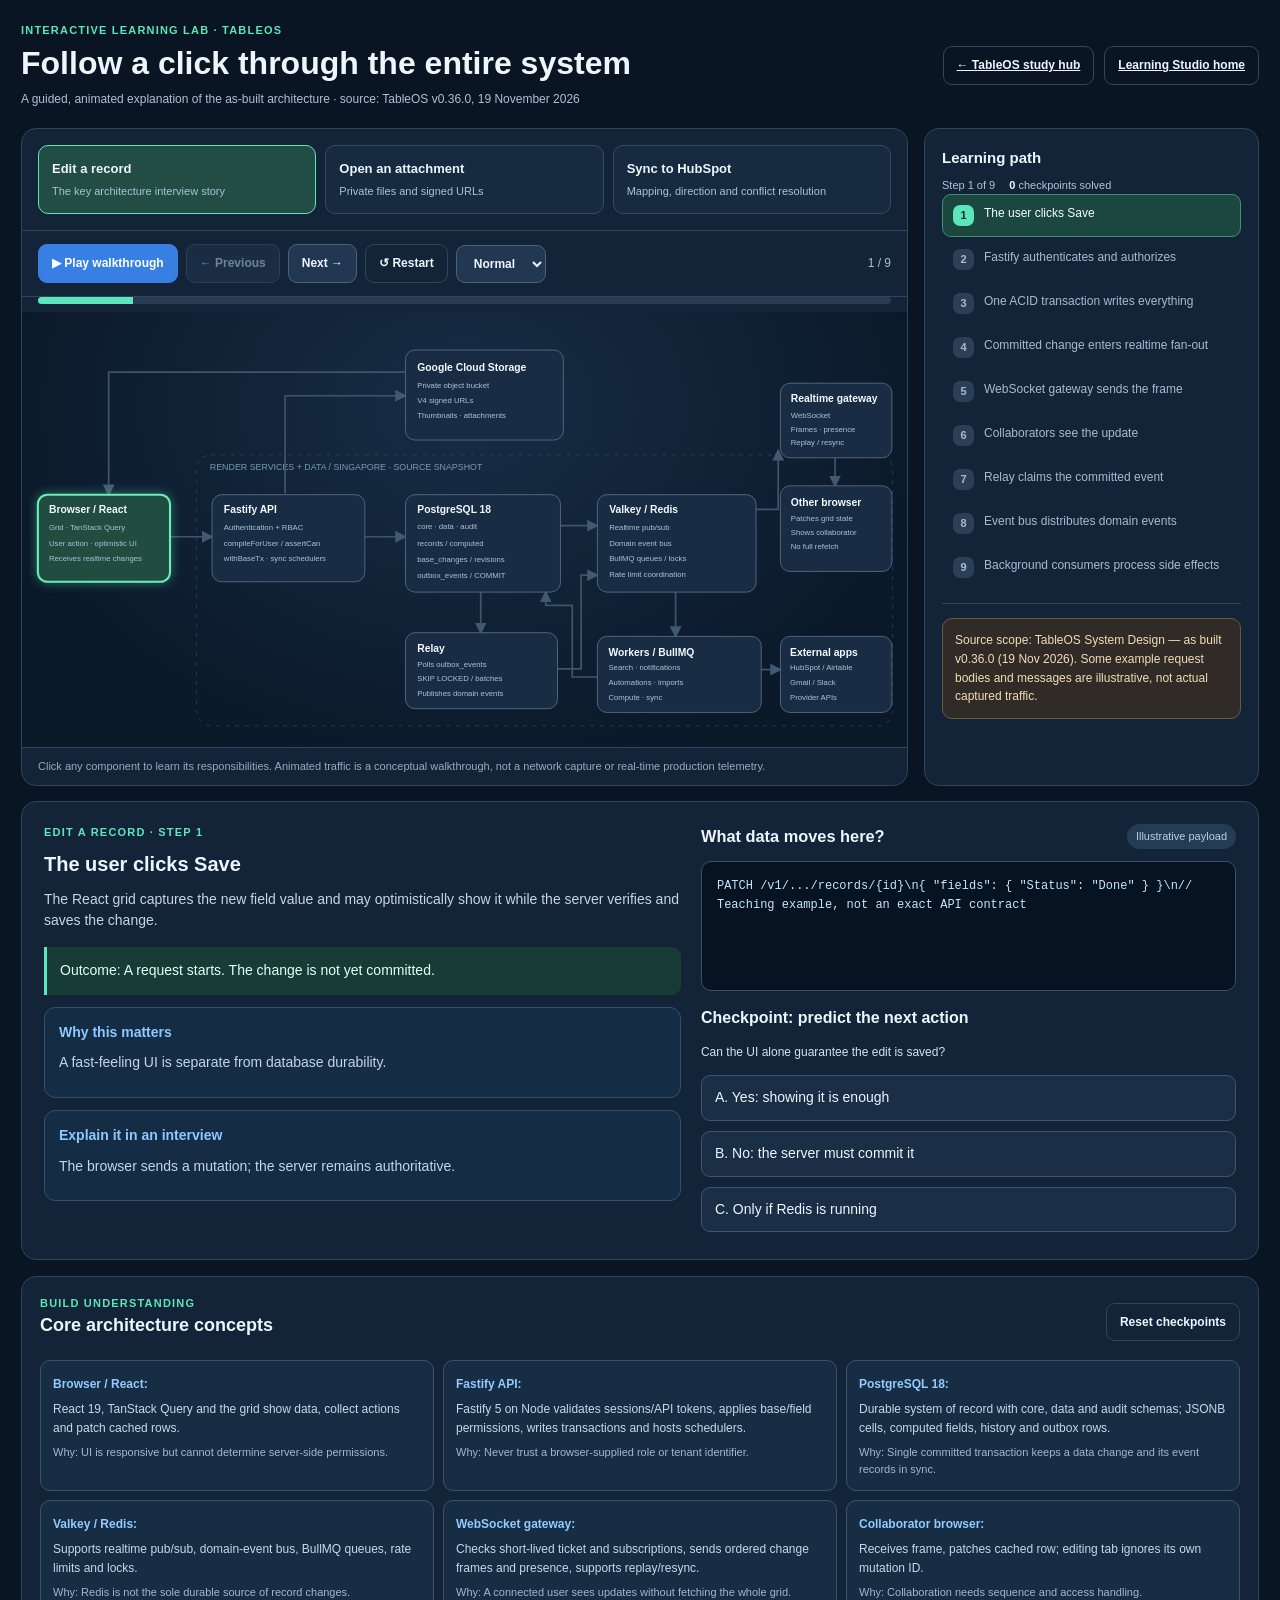
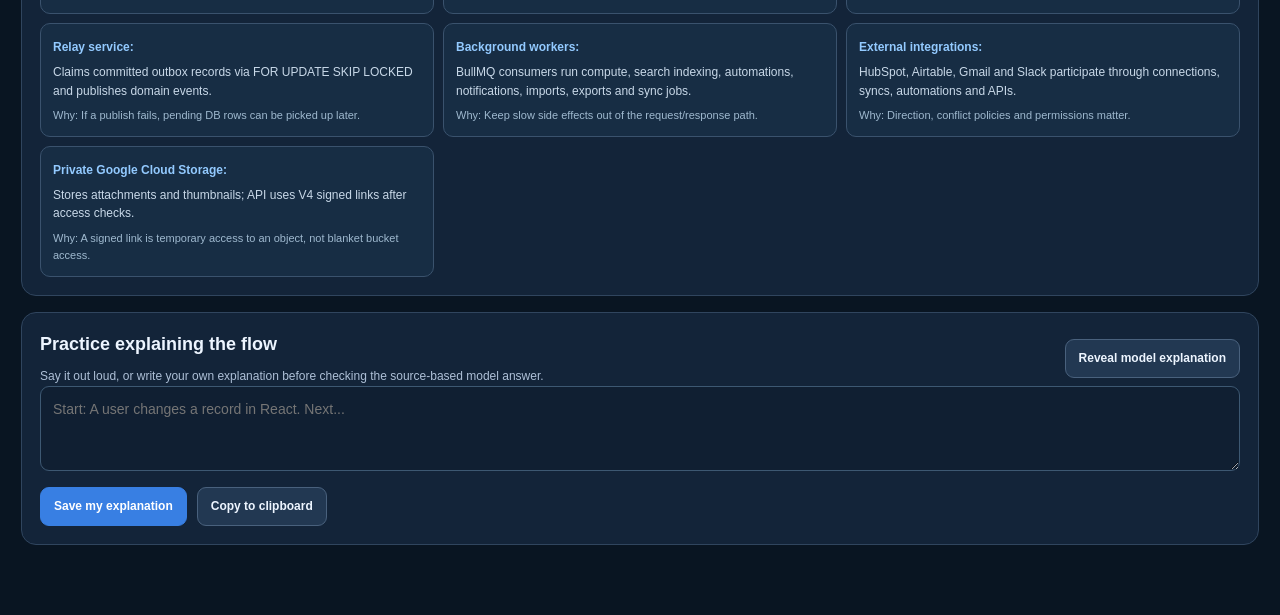
<file: tableos-architecture.html>
<!doctype html><html lang="en"><head><meta charset="utf-8"><meta name="viewport" content="width=device-width,initial-scale=1">
<title>TableOS Architecture Learning Lab</title><meta name="description" content="Animated, interactive TableOS system design learning lab based on the as-built v0.36.0 architecture.">
<style>
:root{--bg:#091522;--panel:#132439;--surface:#1a2d44;--line:#30455e;--text:#edf5ff;--muted:#aec0d7;--mint:#5de5bc;--sky:#86bdff;--gold:#ffd18b;--bad:#ff9b9b;font-family:Inter,-apple-system,BlinkMacSystemFont,"Segoe UI",sans-serif;color:var(--text)}
*{box-sizing:border-box}body{background:var(--bg);color:var(--text);margin:0;font-size:14px;line-height:1.55}button,select,textarea{font:inherit}button,select{cursor:pointer}button:disabled{opacity:.45;cursor:not-allowed}button:focus-visible,select:focus-visible,textarea:focus-visible{outline:3px solid var(--sky);outline-offset:2px}h1,h2,h3,p{margin:0}a{color:var(--sky)}.shell{max-width:1480px;margin:auto;padding:22px 21px 70px}.top{display:flex;justify-content:space-between;align-items:center;gap:12px;flex-wrap:wrap;margin-bottom:19px}.eyebrow{font-size:11px;font-weight:800;letter-spacing:1.2px;color:var(--mint);text-transform:uppercase}.top h1{font-size:clamp(22px,3vw,32px);line-height:1.2;margin:5px 0 8px}.sub{font-size:12px;color:var(--muted)}.links{display:flex;gap:10px;flex-wrap:wrap}.btn,.select{border-radius:9px;border:1px solid #49617d;background:#223852;color:var(--text);padding:9px 13px;font-weight:650;font-size:12px;min-height:38px}.btn:hover:not(:disabled){filter:brightness(1.16)}.btn.primary{background:#387fe3;border-color:#387fe3;color:white}.btn.ghost{background:transparent;border-color:var(--line)}.row{display:flex;gap:10px;align-items:center;flex-wrap:wrap}.between{justify-content:space-between}.layout{display:grid;grid-template-columns:minmax(0,1fr) 335px;gap:16px}.pane{background:var(--panel);border:1px solid var(--line);border-radius:15px;overflow:hidden}.padded{padding:18px}.scenario{display:grid;grid-template-columns:repeat(3,minmax(0,1fr));gap:9px;padding:16px;border-bottom:1px solid var(--line)}.scenario button{text-align:left;padding:13px;border-radius:10px;background:#162a40;border:1px solid #344b66;color:var(--text)}.scenario button.active{background:#214d45;border-color:var(--mint)}.scenario strong{display:block;font-size:13px}.scenario small{display:block;color:var(--muted);font-size:11px;margin-top:4px}.controlbar{padding:13px 16px;border-bottom:1px solid var(--line);display:flex;align-items:center;gap:8px;flex-wrap:wrap}.progress{height:7px;background:#273c53;margin:0 16px 8px;border-radius:30px;overflow:hidden}.progress>span{display:block;height:100%;background:var(--mint);transition:width .25s}.diagram{overflow-x:auto;padding:7px;background:radial-gradient(ellipse at 50% 22%,#172d45,#0a1828 80%)}svg{width:100%;min-width:670px;display:block}svg .node rect{fill:#182d43;stroke:#526780;stroke-width:1.3}svg .node text.title{fill:#f4f9ff;font-size:14px;font-weight:760}svg .node text.desc{fill:#afc0d8;font-size:10.5px}svg .node.active rect{fill:#214c40;stroke:#6becba;stroke-width:2.8;filter:drop-shadow(0 0 7px #4ef0ab6b)}svg .node.visited rect{stroke:#6ea6d9}svg .edge{fill:none;stroke:#40546c;stroke-width:2.3;marker-end:url(#arrow)}svg .edge.active{stroke:#5de5bc;stroke-width:3.5;stroke-dasharray:8 7;animation:stream .45s linear infinite;marker-end:url(#hotArrow)}svg .edge.visited{stroke:#5e87ad}@keyframes stream{to{stroke-dashoffset:-15}}.footer{padding:10px 16px;color:#97aac3;font-size:11px;border-top:1px solid var(--line)}.sidebar{padding:17px}.sidebar h3{font-size:15px;margin-bottom:8px}.stepBtn{width:100%;display:flex;gap:10px;align-items:flex-start;text-align:left;border:1px solid transparent;background:transparent;color:#a8bad1;border-radius:9px;padding:10px;font-size:12px;line-height:1.35}.stepBtn.selected{border-color:#408e76;background:#1b473f;color:#f4fff9}.stepBtn.past{color:#d5e4fa}.stepBtn .num{width:21px;height:21px;border-radius:7px;background:#2b4057;display:grid;place-items:center;flex:none;font-weight:800;font-size:11px}.stepBtn.selected .num{background:var(--mint);color:#102d26}.stepScroll{max-height:560px;overflow-y:auto;display:grid;gap:1px}.detail{margin-top:15px;padding:22px;display:grid;grid-template-columns:minmax(0,1fr) minmax(250px,.84fr);gap:20px}.detail h2{font-size:20px;margin:8px 0}.detail p{color:#c7d5e6;margin:9px 0}.chips{display:flex;gap:7px;flex-wrap:wrap}.chip{border-radius:20px;padding:4px 9px;font-size:11px;background:#253d54;color:#b7d0e9}.result{border-left:3px solid var(--mint);background:#173b35;padding:13px;margin-top:15px;border-radius:0 9px 9px 0;color:#e6fff5}.payload{background:#071320;border:1px solid #385168;border-radius:10px;padding:15px;white-space:pre-wrap;word-break:break-word;color:#c6e5fc;font:12px/1.6 Consolas,monospace;min-height:130px}.hint{background:#142d44;border-radius:11px;padding:14px;border:1px solid #2f516e;margin-top:12px}.hint b{color:#8dc8ff}.quiz{margin-top:15px}.quiz h3{font-size:16px;margin:0 0 12px}.choice{width:100%;text-align:left;background:#1a2e46;border:1px solid #3e5671;border-radius:9px;color:var(--text);padding:11px 13px;margin:5px 0}.choice.active{border-color:#86bdff;background:#25496b}.choice.right{border-color:#54d5a7;background:#194c3f}.choice.wrong{border-color:#ef8c91;background:#512f3d}.feedback{padding:13px;border-radius:10px;background:#173b35;border:1px solid #3d8d75;margin-top:12px}.feedback.wrong{background:#492e36;border-color:#a65b66}.concepts{display:grid;grid-template-columns:repeat(3,minmax(0,1fr));gap:9px;margin-top:12px}.concept{padding:12px;border:1px solid #3a526d;border-radius:10px;background:#172d44}.concept b{color:#93caff;font-size:12px}.concept p{font-size:12px;color:#c8d8e8;margin-top:5px}.concept em{display:block;font-size:11px;color:#9fb9cf;font-style:normal;margin-top:7px}.lower{margin-top:16px}.lower h2{font-size:18px;margin-bottom:8px}.notes{width:100%;min-height:85px;background:#101f32;border:1px solid #3d5872;border-radius:9px;padding:12px;color:white;resize:vertical}.callout{padding:12px;border:1px solid #6a593d;background:#302b26;color:#f2ddb5;font-size:12px;border-radius:10px}.stats{display:flex;gap:14px;align-items:center;flex-wrap:wrap;font-size:11px;color:#aec3da}.stats b{color:#e8f6ff}#resultStatus{font-size:12px;color:#a6dcbf}.nodeHit{cursor:pointer}#modal{position:fixed;inset:0;background:#040b13dd;display:none;align-items:center;justify-content:center;padding:20px;z-index:30}#modal.open{display:flex}.modalInner{background:#15283d;border:1px solid #4d6780;border-radius:15px;max-width:600px;width:100%;padding:23px}.modalInner p{color:#cbdaed;margin:12px 0}.screen{display:grid;grid-template-columns:1fr 1fr;gap:9px;margin-top:12px}.screen div{border:1px solid #35516f;background:#172f46;padding:12px;border-radius:9px}.screen b{font-size:12px}.screen small{display:block;color:#a9bdd3;font-size:11px}@media(max-width:1060px){.layout{grid-template-columns:1fr}.sidebar{padding:12px}.stepScroll{display:grid;grid-template-columns:repeat(2,minmax(0,1fr));max-height:none}.detail{grid-template-columns:1fr}}@media(max-width:650px){.scenario{grid-template-columns:1fr}.shell{padding:13px}.concepts{grid-template-columns:1fr}.stepScroll{grid-template-columns:1fr}.screen{grid-template-columns:1fr}.controlbar select{max-width:140px}}
</style></head><body>
<div class="shell"><header class="top"><div><div class="eyebrow">Interactive learning lab · TableOS</div><h1>Follow a click through the entire system</h1><p class="sub">A guided, animated explanation of the as-built architecture · source: TableOS v0.36.0, 19 November 2026</p></div><div class="links"><a class="btn ghost" href="/tableos">← TableOS study hub</a><a class="btn ghost" href="/">Learning Studio home</a></div></header>
<div class="layout"><section class="pane">
<div class="scenario" id="scenarioButtons" aria-label="Choose a user interaction"></div>
<div class="controlbar"><button id="play" class="btn primary">▶ Play walkthrough</button><button id="prev" class="btn">← Previous</button><button id="next" class="btn">Next →</button><button id="reset" class="btn ghost">↺ Restart</button><select id="speed" class="select" aria-label="Animation speed"><option value="3500">Normal</option><option value="1700">Fast</option><option value="5400">Slow</option></select><span id="counter" class="sub" style="margin-left:auto"></span></div><div class="progress"><span id="bar" style="width:0%"></span></div>
<div class="diagram">
<svg viewBox="0 0 1180 570" role="img" aria-label="Animated TableOS system map showing Browser, API, PostgreSQL, Redis Valkey, WebSocket gateway, relay, workers, private GCS files and external integrations.">
<defs><marker id="arrow" markerWidth="7" markerHeight="7" refX="6" refY="3.5" orient="auto"><path d="M0 0L7 3.5L0 7Z" fill="#425a71"/></marker><marker id="hotArrow" markerWidth="7" markerHeight="7" refX="6" refY="3.5" orient="auto"><path d="M0 0L7 3.5L0 7Z" fill="#5de5bc"/></marker></defs>
<rect x="227" y="184" width="943" height="367" rx="20" stroke="#2e4963" stroke-dasharray="5 8" fill="none"/><text x="245" y="204" fill="#7899b5" font-size="12">RENDER SERVICES + DATA / SINGAPORE · SOURCE SNAPSHOT</text>
<g id="lines">
<path class="edge" id="edge-browser-api" d="M191 295L248 295"/><path class="edge" id="edge-api-db" d="M455 295L510 295"/><path class="edge" id="edge-db-redis" d="M720 280L770 280"/><path class="edge" id="edge-redis-ws" d="M985 258L1015 258L1015 178"/><path class="edge" id="edge-ws-browsers" d="M1092 188L1092 226"/><path class="edge" id="edge-db-relay" d="M612 369L612 425"/><path class="edge" id="edge-relay-redis" d="M716 474L748 474L748 347L770 347"/><path class="edge" id="edge-redis-worker" d="M876 368L876 430"/><path class="edge" id="edge-worker-external" d="M992 475L1018 475"/><path class="edge" id="edge-api-gcs" d="M347 236L347 104L510 104"/><path class="edge" id="edge-gcs-browser" d="M510 72L108 72L108 238"/><path class="edge" id="edge-worker-db" d="M781 485L736 485L736 388L700 388L700 370"/>
</g>
<g class="node nodeHit" id="node-browser" data-node="browser" tabindex="0" role="button" aria-label="Browser component details"><rect x="12" y="238" width="179" height="118" rx="13"/><text class="title" x="27" y="263">Browser / React</text><text class="desc" x="27" y="286">Grid · TanStack Query</text><text class="desc" x="27" y="307">User action · optimistic UI</text><text class="desc" x="27" y="328">Receives realtime changes</text></g>
<g class="node nodeHit" id="node-api" data-node="api" tabindex="0" role="button" aria-label="API component details"><rect x="248" y="238" width="207" height="118" rx="13"/><text class="title" x="264" y="263">Fastify API</text><text class="desc" x="264" y="286">Authentication + RBAC</text><text class="desc" x="264" y="307">compileForUser / assertCan</text><text class="desc" x="264" y="328">withBaseTx · sync schedulers</text></g>
<g class="node nodeHit" id="node-db" data-node="db" tabindex="0" role="button" aria-label="PostgreSQL component details"><rect x="510" y="238" width="210" height="132" rx="13"/><text class="title" x="526" y="263">PostgreSQL 18</text><text class="desc" x="526" y="285">core · data · audit</text><text class="desc" x="526" y="307">records / computed</text><text class="desc" x="526" y="329">base_changes / revisions</text><text class="desc" x="526" y="351">outbox_events / COMMIT</text></g>
<g class="node nodeHit" id="node-redis" data-node="redis" tabindex="0" role="button" aria-label="Redis Valkey component details"><rect x="770" y="238" width="215" height="132" rx="13"/><text class="title" x="786" y="263">Valkey / Redis</text><text class="desc" x="786" y="286">Realtime pub/sub</text><text class="desc" x="786" y="307">Domain event bus</text><text class="desc" x="786" y="328">BullMQ queues / locks</text><text class="desc" x="786" y="349">Rate limit coordination</text></g>
<g class="node nodeHit" id="node-ws" data-node="ws" tabindex="0" role="button" aria-label="Realtime gateway details"><rect x="1018" y="87" width="151" height="101" rx="13"/><text class="title" x="1032" y="112">Realtime gateway</text><text class="desc" x="1032" y="134">WebSocket</text><text class="desc" x="1032" y="153">Frames · presence</text><text class="desc" x="1032" y="171">Replay / resync</text></g>
<g class="node nodeHit" id="node-browsers" data-node="browsers" tabindex="0" role="button" aria-label="Collaborator browsers details"><rect x="1018" y="226" width="151" height="116" rx="13"/><text class="title" x="1032" y="253">Other browser</text><text class="desc" x="1032" y="274">Patches grid state</text><text class="desc" x="1032" y="293">Shows collaborator</text><text class="desc" x="1032" y="312">No full refetch</text></g>
<g class="node nodeHit" id="node-relay" data-node="relay" tabindex="0" role="button" aria-label="Relay component details"><rect x="510" y="425" width="206" height="103" rx="13"/><text class="title" x="526" y="451">Relay</text><text class="desc" x="526" y="471">Polls outbox_events</text><text class="desc" x="526" y="491">SKIP LOCKED / batches</text><text class="desc" x="526" y="511">Publishes domain events</text></g>
<g class="node nodeHit" id="node-worker" data-node="worker" tabindex="0" role="button" aria-label="Worker component details"><rect x="770" y="430" width="222" height="103" rx="13"/><text class="title" x="785" y="456">Workers / BullMQ</text><text class="desc" x="785" y="476">Search · notifications</text><text class="desc" x="785" y="496">Automations · imports</text><text class="desc" x="785" y="516">Compute · sync</text></g>
<g class="node nodeHit" id="node-external" data-node="external" tabindex="0" role="button" aria-label="External integration details"><rect x="1018" y="430" width="151" height="103" rx="13"/><text class="title" x="1031" y="456">External apps</text><text class="desc" x="1031" y="476">HubSpot / Airtable</text><text class="desc" x="1031" y="496">Gmail / Slack</text><text class="desc" x="1031" y="516">Provider APIs</text></g>
<g class="node nodeHit" id="node-gcs" data-node="gcs" tabindex="0" role="button" aria-label="Google Cloud Storage details"><rect x="510" y="42" width="214" height="122" rx="13"/><text class="title" x="526" y="70">Google Cloud Storage</text><text class="desc" x="526" y="94">Private object bucket</text><text class="desc" x="526" y="114">V4 signed URLs</text><text class="desc" x="526" y="134">Thumbnails · attachments</text></g>
</svg>
</div><div class="footer">Click any component to learn its responsibilities. Animated traffic is a conceptual walkthrough, not a network capture or real-time production telemetry.</div>
</section><aside class="pane sidebar"><h3>Learning path</h3><div class="stats"><span id="stepStatus">Step 1</span><span><b id="quizScore">0</b> checkpoints solved</span></div><div id="stepList" class="stepScroll"></div><hr style="border:0;border-top:1px solid #30455e;margin:14px 0"><div class="callout">Source scope: TableOS System Design — as built v0.36.0 (19 Nov 2026). Some example request bodies and messages are illustrative, not actual captured traffic.</div></aside></div>
<section class="pane detail"><div><div class="eyebrow" id="phase">Step 1 · USER ACTION</div><h2 id="stepTitle">React UI starts an edit</h2><p id="stepDescription"></p><div class="result" id="stepResult"></div><div class="hint"><b>Why this matters</b><p id="why"></p></div><div class="hint"><b>Explain it in an interview</b><p id="interview"></p></div></div><div><div class="row between"><h3>What data moves here?</h3><span class="chip" id="payloadType">Illustrative payload</span></div><pre class="payload" id="payload"></pre><div class="quiz"><h3>Checkpoint: predict the next action</h3><p id="question" style="font-size:12px;color:#d3e3f5;margin-bottom:9px"></p><div id="choices"></div><div id="feedback" aria-live="polite"></div></div></div></section>
<section class="pane padded lower"><div class="row between"><div><div class="eyebrow">Build understanding</div><h2>Core architecture concepts</h2></div><button id="resetProgress" class="btn ghost">Reset checkpoints</button></div><div class="concepts" id="concepts"></div></section>
<section class="pane padded lower"><div class="row between"><div><h2>Practice explaining the flow</h2><p class="sub">Say it out loud, or write your own explanation before checking the source-based model answer.</p></div><button id="answerToggle" class="btn">Reveal model explanation</button></div><textarea id="notes" class="notes" placeholder="Start: A user changes a record in React. Next..."></textarea><div class="row" style="margin-top:10px"><button id="saveNotes" class="btn primary">Save my explanation</button><button id="copyNotes" class="btn">Copy to clipboard</button><span id="resultStatus"></span></div><div id="modelAnswer" class="hint" style="display:none;margin-top:12px"></div></section>
<div id="modal" role="dialog" aria-modal="true" aria-labelledby="modalTitle"><div class="modalInner"><div class="row between"><h2 id="modalTitle" style="font-size:20px"></h2><button id="closeModal" class="btn ghost">Close ×</button></div><p id="modalDescription"></p><div class="screen" id="modalDetails"></div></div></div>
</div><script>
"use strict";
const $=s=>document.querySelector(s);
const components={
 browser:["Browser / React","React 19, TanStack Query and the grid show data, collect actions and patch cached rows.","UI is responsive but cannot determine server-side permissions."],
 api:["Fastify API","Fastify 5 on Node validates sessions/API tokens, applies base/field permissions, writes transactions and hosts schedulers.","Never trust a browser-supplied role or tenant identifier."],
 db:["PostgreSQL 18","Durable system of record with core, data and audit schemas; JSONB cells, computed fields, history and outbox rows.","Single committed transaction keeps a data change and its event records in sync."],
 redis:["Valkey / Redis","Supports realtime pub/sub, domain-event bus, BullMQ queues, rate limits and locks.","Redis is not the sole durable source of record changes."],
 ws:["WebSocket gateway","Checks short-lived ticket and subscriptions, sends ordered change frames and presence, supports replay/resync.","A connected user sees updates without fetching the whole grid."],
 browsers:["Collaborator browser","Receives frame, patches cached row; editing tab ignores its own mutation ID.","Collaboration needs sequence and access handling."],
 relay:["Relay service","Claims committed outbox records via FOR UPDATE SKIP LOCKED and publishes domain events.","If a publish fails, pending DB rows can be picked up later."],
 worker:["Background workers","BullMQ consumers run compute, search indexing, automations, notifications, imports, exports and sync jobs.","Keep slow side effects out of the request/response path."],
 external:["External integrations","HubSpot, Airtable, Gmail and Slack participate through connections, syncs, automations and APIs.","Direction, conflict policies and permissions matter."],
 gcs:["Private Google Cloud Storage","Stores attachments and thumbnails; API uses V4 signed links after access checks.","A signed link is temporary access to an object, not blanket bucket access."]
};
const step=(node,edge,title,description,result,why,interview,payload,question,choices,correct,explain)=>({node,edge,title,description,result,why,interview,payload,question,choices,correct,explain});
const flows={
edit:{label:"Edit a record",subtitle:"The key architecture interview story",model:"The browser makes an authenticated mutation. Fastify checks the user and base/field permissions. withBaseTx updates record cells and history, recomputes dependent fields, and writes base_changes and outbox_events atomically. After COMMIT, Redis publishes the realtime frame; WebSocket gateways send it to other browsers. Independently, the relay reads the outbox and publishes domain events for workers to update search, notify users and trigger relevant automations.",steps:[
step("browser",null,"The user clicks Save","The React grid captures the new field value and may optimistically show it while the server verifies and saves the change.","A request starts. The change is not yet committed.","A fast-feeling UI is separate from database durability.","The browser sends a mutation; the server remains authoritative.",'PATCH /v1/.../records/{id}\\n{ "fields": { "Status": "Done" } }\\n// Teaching example, not an exact API contract',"Can the UI alone guarantee the edit is saved?",["Yes: showing it is enough","No: the server must commit it","Only if Redis is running"],1,"An optimistic UI update can still fail or be rejected."),
step("api","browser-api","Fastify authenticates and authorizes","The request is checked against session/API token, MFA/device restrictions and compiled access. compileForUser creates a permission snapshot; assertCan checks record.update and field-specific rules.","An allowed mutation proceeds; unauthorized changes are rejected.","Authentication tells who; authorization decides whether they may edit this field.","Authorization is enforced by the API, not by the browser button.","session → compileForUser(user,base)\\nassertCan(snapshot,'record.update')\\n// Conceptual pseudocode","Which service must enforce permission before writing?",["Browser CSS","Fastify API","Google Cloud Storage"],1,"UI hiding is not an authorization boundary."),
step("db","api-db","One ACID transaction writes everything","withBaseTx increments change_seq, writes cells/revisions, recomputes dependent values and writes base_changes and outbox_events inside the same transaction.","The edit, revision and event record commit together or roll back together.","This avoids durable data without a matching durable event.","Mention the transactional outbox and after-commit publication.","BEGIN; UPDATE records;\\nINSERT record_revisions;\\nINSERT base_changes;\\nINSERT outbox_events;\\nCOMMIT;\\n// Simplified conceptual sequence","If the transaction rolls back, should a change frame be published?",["Yes","No","Only to the author"],1,"Publishing before COMMIT could announce a nonexistent change."),
step("redis","db-redis","Committed change enters realtime fan-out","After the transaction commits, the server publishes the base change frame on its Redis/Valkey pub/sub channel.","Subscribed WebSocket gateways can receive the committed frame.","Realtime messaging should not be confused with the durable outbox path.","After-commit pub/sub is for fast collaboration.","Redis channel: base:{baseId}\\n{ seq: 105, change: 'record.updated' }\\n// Conceptual shape","What is the correct order?",["Publish then commit","Commit then publish realtime frame","Send email before authorization"],1,"The source explicitly states realtime publication happens after COMMIT."),
step("ws","redis-ws","WebSocket gateway sends the frame","The gateway has a base subscription and forwards ordered change frames to authorized connected clients. Tickets and access signals enforce connection scope.","Other connected browsers receive an ordered frame.","Sequence numbers permit replay, and otherwise require resync after gaps.","The gateway fan-outs changes; it is not the source of truth.","tableos.v1 → subscribed base\\nframe(change_seq=105)\\n// Conceptual frame","How should clients recover from an unreplayable sequence gap?",["Silently ignore it","Request authoritative resync","Disable their network"],1,"The source describes resync_required when replay cannot satisfy the gap."),
step("browsers","ws-browsers","Collaborators see the update","Other clients patch the displayed row from the frame. The originator ignores a matching client mutation ID to avoid applying its own optimistic change twice.","The grid updates without a complete reload.","Fine-grained cache patching is faster than refetching every row.","The UI stays synchronized from frames and sequence tracking.","local cache[recordId].Status='Done'\\n// Conceptual frontend patch","Why ignore a frame with your own mutation ID?",["It is always malicious","Avoid duplicate application of an optimistic edit","It has no field values"],1,"The editor already showed that mutation locally."),
step("relay","db-relay","Relay claims the committed event","Separate from realtime, Relay Services polls data.outbox_events. It uses FOR UPDATE SKIP LOCKED so concurrent claimers can pick distinct rows.","Event is prepared for downstream publish.","Outbox gives reliable handoff from DB to asynchronous event bus.","Relay is the bridge from durable outbox to message bus.","SELECT ... FOR UPDATE SKIP LOCKED\\nFROM data.outbox_events;\\n// Illustrative query fragment","What is the relay reading?",["Only browser HTML","PostgreSQL outbox events","GCS thumbnail bytes"],1,"Events were durably recorded with the mutation."),
step("redis","relay-redis","Event bus distributes domain events","The relay publishes a domain event on the Redis-compatible event bus. Consumers subscribe to the types they handle.","Search, notification, sync and automation consumers can react.","Event-driven side effects should not block the original record-edit response.","Contrast realtime frames and domain-event consumers.","topic: domain events\\nrecord.updated → subscribed handlers\\n// Conceptual message","Are the realtime frame and outbox event the same responsibility?",["Yes, always identical","No: realtime updates UI; outbox feeds durable downstream work","Only GCS uses events"],1,"They arise from the same change but serve different paths."),
step("worker","redis-worker","Background consumers process side effects","Workers update the Postgres full-text search index, send mention notifications, trigger table syncs and run relevant automation jobs. BullMQ handles background queues.","The system's secondary work progresses asynchronously.","Isolating background work preserves interactive performance.","The request is done before every expensive side effect finishes.","Search index update\\nNotification dispatch\\nAutomation trigger\\n// Depends on actual change and configuration","What if one background action needs to retry?",["Re-run the original browser PATCH","Retry the appropriate background consumer/job","Rollback every committed record"],1,"Background work has its own processing and retry lifecycle.")
]},
file:{label:"Open an attachment",subtitle:"Private files and signed URLs",model:"The browser requests an attachment through the API. The API authenticates and checks access to its workspace/base. Attachment metadata identifies the object in a private Google Cloud Storage bucket. After authorization, the API redirects to a limited-lifetime V4 signed URL. The browser downloads the object from GCS. This avoids publicly exposing the bucket.",steps:[
step("browser",null,"User clicks a file","A record contains an attachment. The browser requests the attachment via the TableOS API, not a permanently public URL.","A file-access request begins.","Private attachments need a fresh authorization decision.","Start file access through the API.","GET /v1/.../attachments/{id}\\n// Illustrative route","Are objects in the private bucket public by default?",["No","Yes","Only .pdf objects"],0,"The source states public access prevention is enforced."),
step("api","browser-api","API validates access","The API authenticates the requester and checks permissions for the relevant attachment and base.","Unauthorized requests are rejected.","A signed URL should only be issued after authorization.","Authentication precedes signed access.","session or API token\\n→ verify permitted file","What must happen before issuing a signed link?",["Access check","Skip authentication","Publish a domain event"],0,"The API gates private files."),
step("db","api-db","Look up attachment metadata","The data schema stores attachments and their relationships. The API identifies the object and relevant source path.","The authorized object is identified.","Metadata and file bytes are separate concerns.","Postgres references files; GCS stores their content.","attachment metadata → object key\\n// Conceptual lookup","Where is the file content stored?",["In browser HTML","Private Google Cloud Storage","In an audit event"],1,"The file bytes are held in private object storage."),
step("gcs","api-gcs","Generate a temporary signed link","The API redirects to a GCS V4 signed URL for the selected object. The source reports 10-minute full-file links and 1-hour thumbnail links, bounded by issuance rules.","A time-limited object URL is returned.","The signature restricts which object/expiry the browser can request.","Signed URLs grant scoped temporary object access.","302 Location: https://storage...signed...\\n// Example only; no real signatures shown","Can changing a signed URL's object path preserve its validity?",["Yes","No","Only for thumbnails"],1,"Changing protected signed parameters invalidates the signature."),
step("browser","gcs-browser","Browser previews/downloads","The browser follows the signed link and requests the object. GCS verifies the signature and expiry.","The file is displayed without making the bucket public.","Storage access is delegated for a limited time.","Private file access is authorization plus a cryptographically bounded URL.","GET signed-GCS-object\\n→ 200 file bytes (if valid)","Does the API need to stream every byte to the browser in this design?",["Not necessarily: browser follows the signed URL","Always, regardless of redirects","Only through WebSocket"],0,"The documented design redirects to signed object links.")
]},
hubspot:{label:"Sync to HubSpot",subtitle:"Mapping, direction and conflict resolution",model:"An owner configures an encrypted organization-level HubSpot connection and a field mapping. TableOS changes are committed locally, and edit/scheduled sync triggers initiate a mapping run. The system pairs HubSpot records with TableOS records using saved IDs or a match key, compares remembered values, applies each field's direction and newer-change-wins rule for two-way conflicts, writes allowed updates and checkpoints. The source says deletes are not propagated.",steps:[
step("browser",null,"A user edits a mapped field","For illustration, a user changes Deal Amount in a TableOS table that has an enabled HubSpot field mapping.","Local edit enters the regular authorized mutation path.","A field mapping does not bypass normal record permissions.","Start by recognizing this as an ordinary table edit.","Deal.Amount: 500 → 600\\n// Illustrative values","Who manages organization-wide connector credentials?",["Owner","Anonymous public user","Every guest"],0,"The source states Owners manage connectors."),
step("api","browser-api","API validates the edit","The API checks the session and effective base/field permissions, just like a normal record update.","Only valid local changes continue.","Integrations cannot substitute for authorization.","Validation and permissions remain server-side.","assertCan(snapshot,'record.update')\\n// Conceptual check","Should the HubSpot mapping bypass local authorization?",["Yes","No","Only during weekends"],1,"Ordinary table edits still need access checks."),
step("db","api-db","Commit the local source of truth","The TableOS record mutation commits with change tracking. Relevant pushes or sync triggers are queued depending on the integration mode.","Local state is committed before outbound synchronization.","External providers cannot participate in the local SQL transaction.","Distinguish local commit from eventual external sync.","local record updated\\nsource-side last value tracked\\n// Conceptual","Is the HubSpot write guaranteed to happen inside the local DB transaction?",["Yes","No, it happens via integration processing","Only after a UI refresh"],1,"The provider call is asynchronous relative to the local DB commit."),
step("relay","db-relay","Change/event triggers later work","Outbox consumers and schedulers help trigger sync. The source documents periodic sweeps, edit-triggered work and on-demand sync.","Mapping work is scheduled or triggered.","An edit need not wait for the network operation to HubSpot.","The outbox and scheduler roles are distinct but can both lead to integration work.","outbox event / scheduled mapping run\\n// Simplified paths","What else can initiate a mapping run besides an edit?",["Schedule or Sync now","Only CSS reload","Only API token expiry"],0,"The source describes periodic and manual runs."),
step("redis","relay-redis","Messaging coordinates background work","Redis/Valkey supports domain events and background queues, while database locks prevent overlapping syncs across runners.","Consumers or sync schedulers can proceed safely.","Shared locks/queues protect against duplicate concurrent work.","Not every sync path uses the identical queue sequence.","domain event → consumers / jobs\\n// Teaching simplification","Why does a database lock help a sync scheduler?",["Prevent overlapping duplicate runs","Encrypt fields","Change CSS colors"],0,"The PDF explicitly notes lock-guarded scheduled runs."),
step("worker","redis-worker","Map records and resolve fields","The sync compares saved HubSpot ID or a match key, field directions and last values on both sides; if both changed on a two-way field, the documented newer-change-wins policy applies.","Eligible outbound updates are determined.","Field-level checkpoints avoid copying unmodified data every run.","Describe record pairing, direction, compare, conflict resolve.","match HubSpot ID or Email\\ncompare last-values\\napply direction and newer-change-wins","What is a documented way to pair unmatched records?",["Stored ID or match key","Random array index","Attachment URL"],0,"HubSpot ID or a match key such as Email supports matching."),
step("external","worker-external","Send permitted HubSpot updates","The connector pushes allowed creates/updates in batches and remembers new values. Its credentials are encrypted at rest and Owner-managed.","HubSpot receives allowed updates; checkpoint state is retained.","External API calls may fail or be delayed; retries/reconciliation matter.","Deletes are not propagated by this mapping per the source.","HubSpot batch update/create\\ncheckpoint new property values\\n// Conceptual","Does this mapping propagate deletes between systems?",["Yes, always","No, source says deletes are not carried","Only via browser WebSocket"],1,"The v0.36.0 source explicitly says deletions are not carried.")
]}
};
const KEY="tableos-architecture-lab-v1";let saved={};try{saved=JSON.parse(localStorage.getItem(KEY))||{}}catch{};if(!saved.checked)saved.checked={};if(!saved.notes)saved.notes={};let mode="edit",idx=0,playing=false,timer=null,answer=null,showModel=false;
function persist(){try{localStorage.setItem(KEY,JSON.stringify(saved))}catch{}}
function cur(){return flows[mode].steps[idx]}
function stop(){if(timer){clearTimeout(timer);timer=null}playing=false;$("#play").textContent="▶ Play walkthrough"}
function quizId(){return mode+":"+idx}
function draw(){
const f=flows[mode],s=cur();$("#scenarioButtons").innerHTML=Object.entries(flows).map(([k,v])=>'<button data-mode="'+k+'" class="'+(mode===k?"active":"")+'"><strong>'+v.label+'</strong><small>'+v.subtitle+'</small></button>').join("");
$("#stepList").innerHTML=f.steps.map((v,i)=>'<button class="stepBtn '+(i===idx?"selected":i<idx?"past":"")+'" data-step="'+i+'"><span class="num">'+(i+1)+'</span><span>'+v.title+'</span></button>').join("");
document.querySelectorAll("svg .node").forEach(n=>{const key=n.id.slice(5);n.classList.toggle("active",key===s.node);n.classList.toggle("visited",f.steps.slice(0,idx).some(a=>a.node===key)&&key!==s.node)});
document.querySelectorAll("svg .edge").forEach(e=>{const key=e.id.slice(5);e.classList.toggle("active",key===s.edge);e.classList.toggle("visited",f.steps.slice(0,idx).some(a=>a.edge===key)&&key!==s.edge)});
$("#stepTitle").textContent=s.title;$("#stepDescription").textContent=s.description;$("#stepResult").textContent="Outcome: "+s.result;$("#why").textContent=s.why;$("#interview").textContent=s.interview;$("#payload").textContent=s.payload;$("#phase").textContent=f.label+" · Step "+(idx+1);$("#counter").textContent=(idx+1)+" / "+f.steps.length;$("#stepStatus").textContent="Step "+(idx+1)+" of "+f.steps.length;$("#bar").style.width=((idx+1)/f.steps.length*100)+"%";$("#prev").disabled=idx===0;$("#next").disabled=idx>=f.steps.length-1;
$("#question").textContent=s.question;const a=saved.checked[quizId()];$("#choices").innerHTML=s.choices.map((c,j)=>'<button class="choice '+(a!==undefined?(j===s.correct?"right":j===a?"wrong":""):"")+'" data-choice="'+j+'" '+(a!==undefined?"disabled":"")+'>'+("ABC"[j])+". "+c+'</button>').join("");$("#feedback").innerHTML=a===undefined?"":'<div class="feedback '+(a===s.correct?"":"wrong")+'"><strong>'+(a===s.correct?"Correct!":"Correct answer: "+("ABC"[s.correct])+".")+'</strong><p>'+s.explain+'</p></div>';$("#quizScore").textContent=Object.keys(saved.checked).length;
$("#notes").value=saved.notes[mode]||"";$("#modelAnswer").style.display=showModel?"block":"none";$("#modelAnswer").textContent=f.model;$("#answerToggle").textContent=showModel?"Hide model explanation":"Reveal model explanation";$("#resultStatus").textContent="";
const concepts=Object.entries(components);$("#concepts").innerHTML=concepts.map(([k,v])=>'<div class="concept"><b>'+v[0]+":</b><p>"+v[1]+"</p><em>Why: "+v[2]+"</em></div>").join("");
}
function go(n){stop();idx=Math.max(0,Math.min(flows[mode].steps.length-1,n));answer=null;draw()}
function tick(){if(!playing)return;if(idx>=flows[mode].steps.length-1){stop();return}idx++;draw();timer=setTimeout(tick,Number($("#speed").value))}
$("#scenarioButtons").addEventListener("click",e=>{const b=e.target.closest("[data-mode]");if(!b)return;mode=b.dataset.mode;showModel=false;go(0)});
$("#stepList").addEventListener("click",e=>{const b=e.target.closest("[data-step]");if(b)go(Number(b.dataset.step))});
$("#choices").addEventListener("click",e=>{const b=e.target.closest("[data-choice]");if(!b||saved.checked[quizId()]!==undefined)return;saved.checked[quizId()]=Number(b.dataset.choice);persist();draw()});
$("#prev").onclick=()=>go(idx-1);$("#next").onclick=()=>go(idx+1);$("#reset").onclick=()=>go(0);
$("#play").onclick=()=>{if(playing){stop();return}if(idx===flows[mode].steps.length-1)idx=0;playing=true;$("#play").textContent="⏸ Pause";draw();timer=setTimeout(tick,Number($("#speed").value))};
$("#speed").onchange=()=>{if(playing){clearTimeout(timer);timer=setTimeout(tick,Number($("#speed").value))}};
$("#saveNotes").onclick=()=>{saved.notes[mode]=$("#notes").value;persist();$("#resultStatus").textContent="Saved in this browser"};
$("#copyNotes").onclick=async()=>{try{await navigator.clipboard.writeText($("#notes").value);$("#resultStatus").textContent="Copied"}catch{$("#resultStatus").textContent="Clipboard unavailable: select and copy your text"}};
$("#answerToggle").onclick=()=>{showModel=!showModel;$("#modelAnswer").style.display=showModel?"block":"none";$("#answerToggle").textContent=showModel?"Hide model explanation":"Reveal model explanation";$("#modelAnswer").textContent=flows[mode].model};
$("#resetProgress").onclick=()=>{if(confirm("Clear architecture checkpoint answers and notes? This will not affect other Learning Studio progress.")){saved={checked:{},notes:{}};persist();draw()}};
const close=()=>{$("#modal").classList.remove("open");document.querySelector(".nodeHit:focus")?.focus()};
document.querySelectorAll(".nodeHit").forEach(g=>{const open=()=>{const v=components[g.dataset.node];$("#modalTitle").textContent=v[0];$("#modalDescription").textContent=v[1];$("#modalDetails").innerHTML="<div><b>Primary job</b><small>"+v[1]+"</small></div><div><b>Interview insight</b><small>"+v[2]+"</small></div>";$("#modal").classList.add("open");$("#closeModal").focus()};g.addEventListener("click",open);g.addEventListener("keydown",e=>{if(e.key==="Enter"||e.key===" "){e.preventDefault();open()}})});
$("#closeModal").onclick=()=>$("#modal").classList.remove("open");$("#modal").onclick=e=>{if(e.target===$("#modal"))$("#modal").classList.remove("open")};document.addEventListener("keydown",e=>{if(e.key==="Escape")$("#modal").classList.remove("open")});
draw();
</script></body></html>
</file>
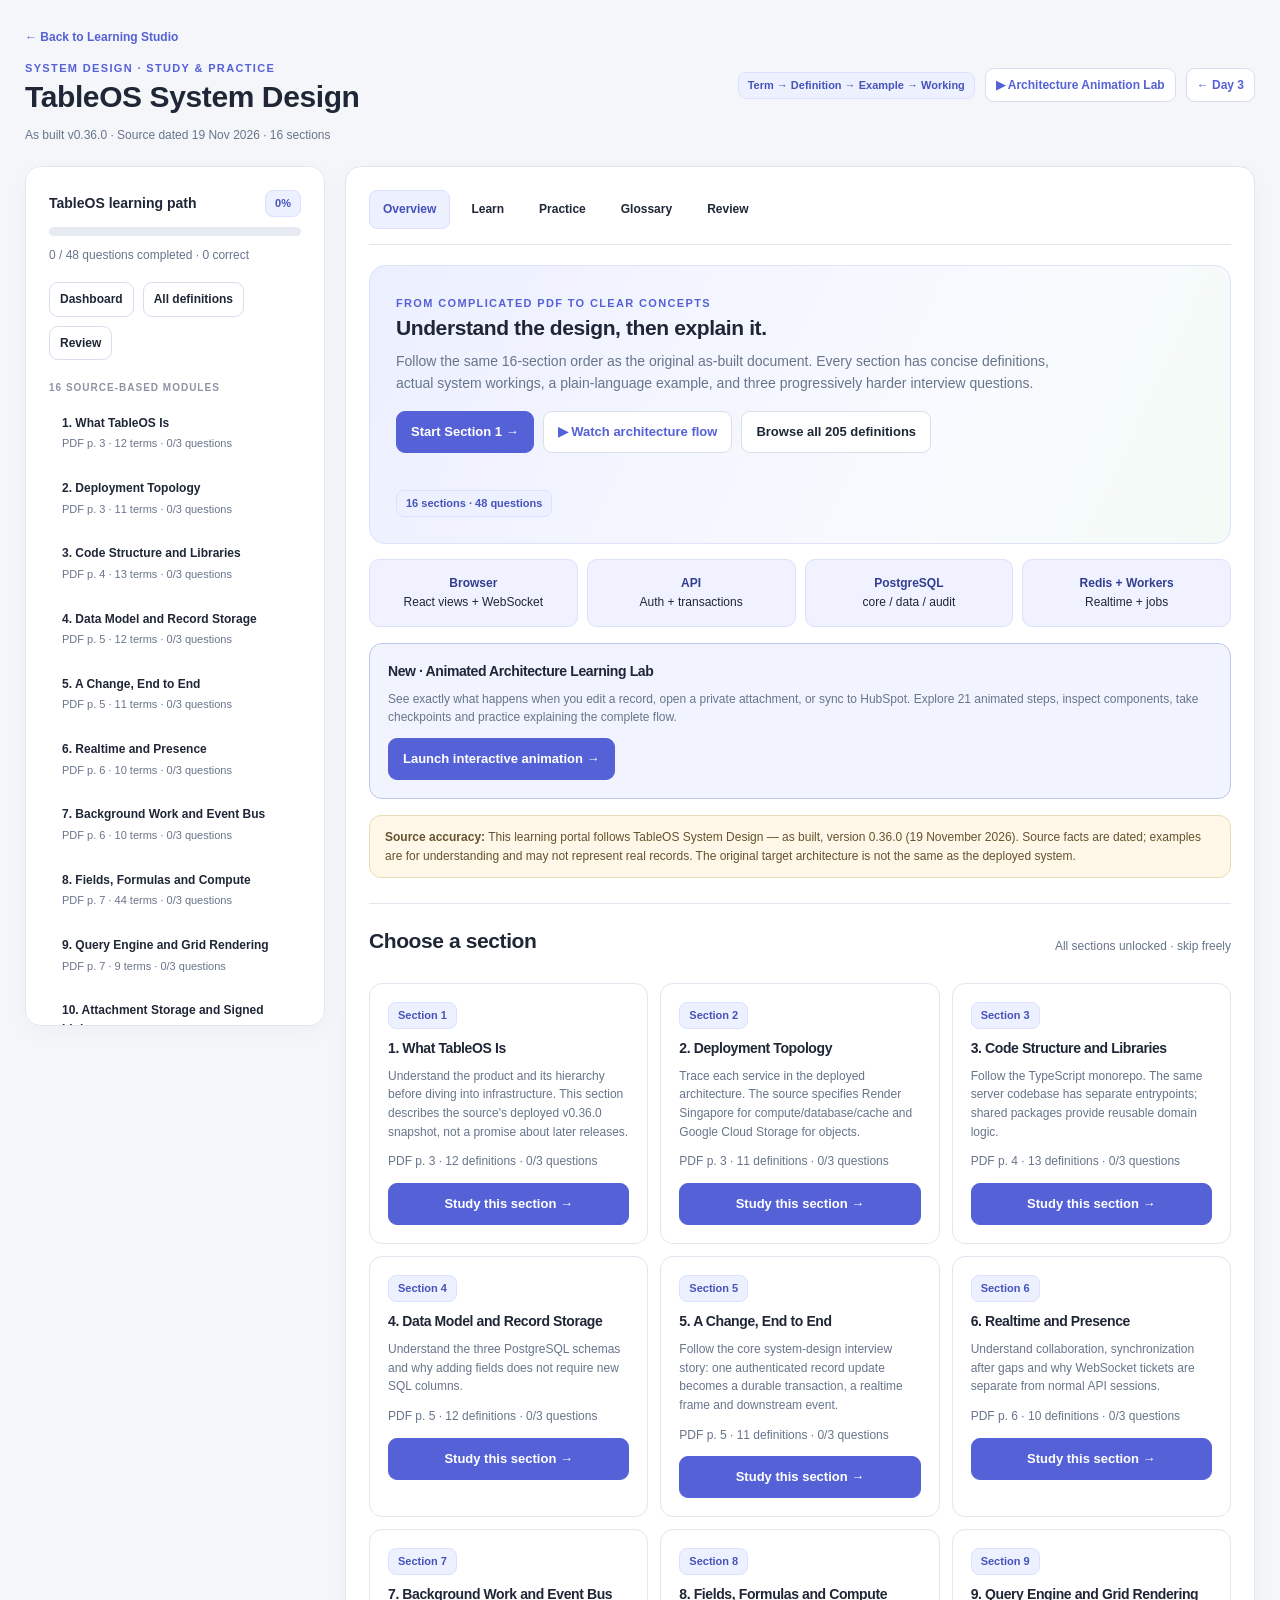
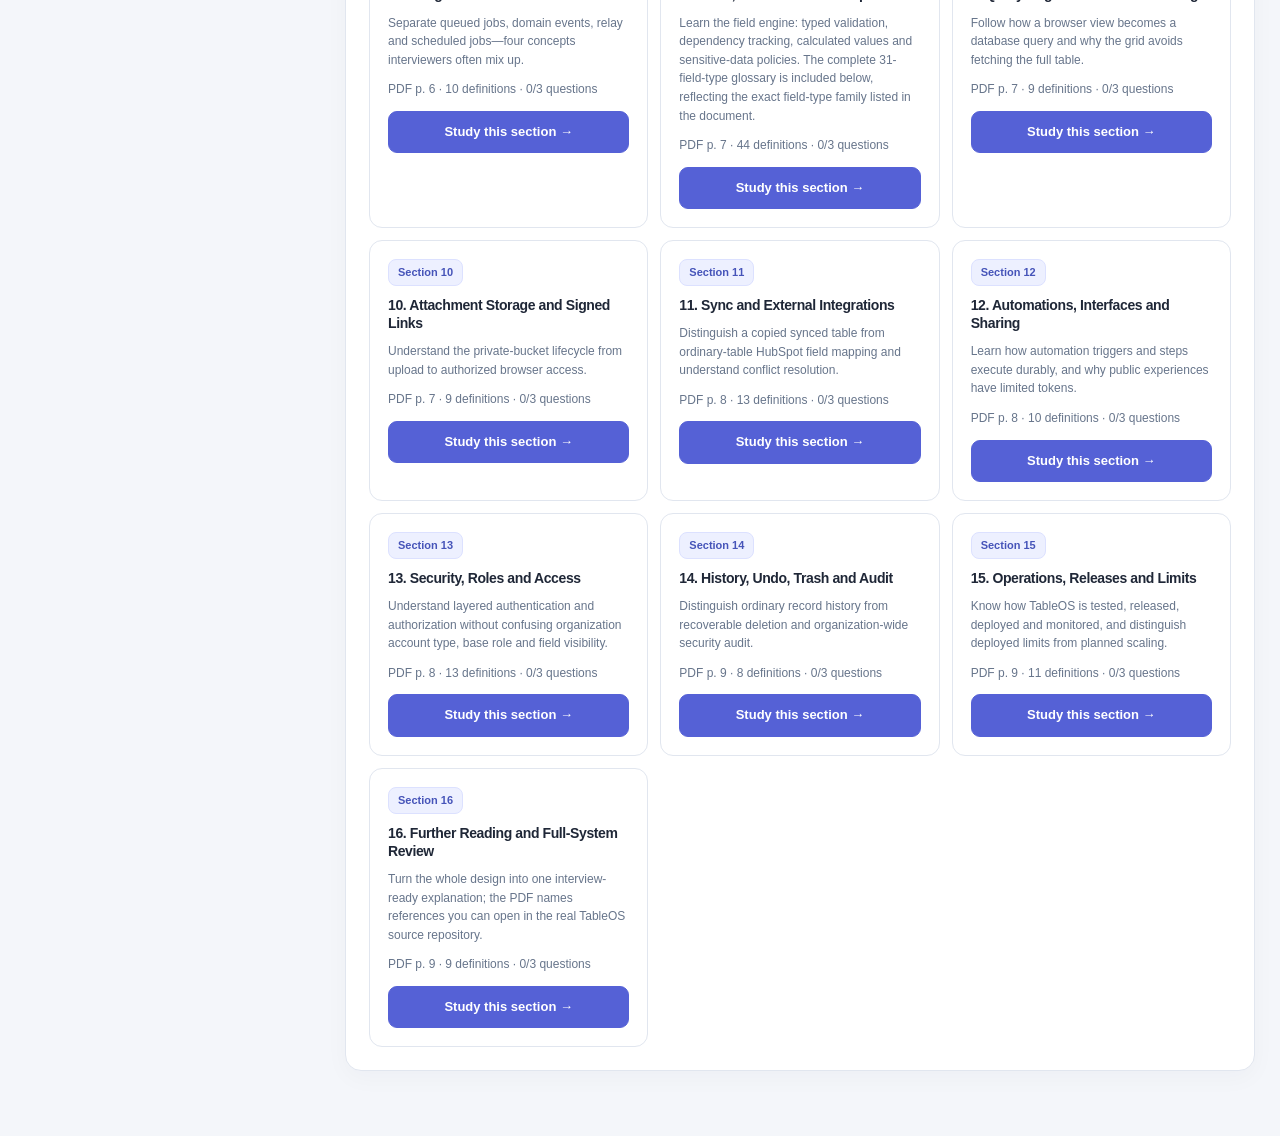
<file: tableos.html>
<!doctype html>
<html lang="en">
<head>
<meta charset="utf-8"><meta name="viewport" content="width=device-width,initial-scale=1">
<meta name="description" content="Learn TableOS system design with concise definitions, worked flows and interactive interview practice based on the as-built v0.36.0 document.">
<title>TableOS Study Hub | Arslan's Learning Studio</title>
<style>
:root{color-scheme:light;--bg:#f4f6fa;--paper:#fff;--ink:#1f2737;--muted:#67758b;--line:#e1e6ef;--violet:#5561d6;--soft:#edf0ff;--green:#147d62;--red:#b44748;--shadow:0 7px 25px #222d4808}
*{box-sizing:border-box}body{margin:0;font-family:Inter,-apple-system,BlinkMacSystemFont,"Segoe UI",sans-serif;background:var(--bg);color:var(--ink);line-height:1.55;font-size:14px}button,input,textarea{font:inherit}button{cursor:pointer;color:inherit}button:disabled{opacity:.42;cursor:not-allowed}button:focus-visible,a:focus-visible,input:focus-visible,textarea:focus-visible{outline:3px solid #a0a9ff;outline-offset:2px}a{color:var(--violet)}h1,h2,h3,h4{letter-spacing:-.4px;line-height:1.3;margin:0 0 10px}h1{font-size:30px}h2{font-size:21px}h3{font-size:17px}h4{font-size:14px}p{margin:0 0 11px}.muted{color:var(--muted)}.small{font-size:12px}.micro{font-size:11px}.shell{max-width:1460px;margin:auto;padding:26px 25px 65px}.topbar{display:flex;align-items:center;justify-content:space-between;gap:18px;flex-wrap:wrap}.back{font-size:12px;font-weight:650;text-decoration:none}.eyebrow{color:var(--violet);font-size:11px;letter-spacing:1.35px;font-weight:800;text-transform:uppercase}.topmeta{font-size:12px;color:var(--muted)}.layout{display:grid;grid-template-columns:300px minmax(0,1fr);gap:20px;margin-top:22px}.card{background:var(--paper);border:1px solid var(--line);border-radius:16px;box-shadow:var(--shadow);padding:23px}.sidebar{position:sticky;top:20px;max-height:calc(100vh - 40px);overflow:auto}.row{display:flex;align-items:center;gap:10px}.between{justify-content:space-between}.wrap{flex-wrap:wrap}.pill{display:inline-flex;align-items:center;gap:5px;border-radius:8px;background:var(--soft);color:#4654b9;border:1px solid #dce1ff;padding:4px 9px;font-size:11px;font-weight:700}.pill.green{color:var(--green);background:#eaf8f0;border-color:#d3ece0}.pill.warn{color:#94651e;background:#fff7e5;border-color:#f0e1bf}.progress{height:9px;border-radius:20px;background:#e7eaf3;overflow:hidden;margin:10px 0}.progress span{height:100%;display:block;background:var(--violet);transition:width .25s}.btn{display:inline-flex;align-items:center;justify-content:center;gap:7px;border:1px solid #d8deeb;border-radius:9px;background:#fff;padding:10px 14px;min-height:39px;font-size:13px;font-weight:700;text-decoration:none}.btn.primary{background:var(--violet);border-color:var(--violet);color:white}.btn:hover:not(:disabled){filter:brightness(.97)}.btn.ghost{border-color:transparent;background:transparent}.btn.sm{padding:7px 10px;min-height:31px;font-size:12px}.actions{display:flex;flex-wrap:wrap;gap:9px;margin:17px 0}.navbutton{display:block;width:100%;padding:10px 12px;text-align:left;background:transparent;border:1px solid transparent;border-radius:10px;margin:3px 0}.navbutton:hover{background:#f4f5fc}.navbutton.active{background:var(--soft);border-color:#d7dcfb;color:#404cac}.navbutton strong{display:block;font-size:12px}.navbutton span{font-size:11px;color:var(--muted)}.navtitle{margin:20px 0 7px;font-size:10px;text-transform:uppercase;font-weight:800;color:#8b93a4;letter-spacing:1px}.navpill{margin-left:auto;font-size:11px;color:#5162b6}.hero{border-radius:16px;background:linear-gradient(115deg,#ecefff,#f9faff 65%,#f3fbf6);border:1px solid #dfe3fa;padding:26px;display:flex;gap:20px;align-items:center;justify-content:space-between;flex-wrap:wrap}.hero p{max-width:670px;color:var(--muted)}.tiles{display:grid;grid-template-columns:repeat(auto-fit,minmax(220px,1fr));gap:12px;margin-top:18px}.tile{padding:18px;border:1px solid var(--line);border-radius:13px;background:white}.tile h3{font-size:14px}.tile p{font-size:12px;color:var(--muted)}.tile button{width:100%;margin-top:12px}.moduleHeader{display:flex;align-items:flex-start;justify-content:space-between;gap:18px;flex-wrap:wrap}.moduleHeader p{color:var(--muted);max-width:760px}.terms{display:grid;grid-template-columns:repeat(2,minmax(0,1fr));gap:12px;margin:16px 0}.term{border:1px solid var(--line);background:#fafbfe;border-radius:12px;padding:15px}.term h4{color:#333e81;margin-bottom:7px}.term p{font-size:13px}.term .example{color:#45516b}.term .use{color:#52657d}.section{margin-top:25px;padding-top:23px;border-top:1px solid var(--line)}.steps{list-style:none;padding:0;margin:14px 0;display:grid;gap:10px}.steps li{display:flex;gap:12px;align-items:flex-start;padding:12px;background:#f8f9fd;border:1px solid #e7eaf2;border-radius:11px}.number{width:25px;height:25px;display:flex;align-items:center;justify-content:center;border-radius:8px;color:white;background:var(--violet);flex:none;font-size:12px;font-weight:750}.examplebox{background:#f0f7fb;border:1px solid #dbe9f2;border-radius:12px;padding:16px;white-space:pre-wrap}.remember{border-left:3px solid var(--violet);padding:12px 16px;background:#f6f7ff;border-radius:0 10px 10px 0}.tabs{display:flex;gap:7px;flex-wrap:wrap;margin-bottom:20px;border-bottom:1px solid var(--line);padding-bottom:15px}.tab{border:1px solid transparent;background:transparent;border-radius:8px;padding:9px 13px;font-weight:650;font-size:12px}.tab.active{background:var(--soft);color:#4350bc;border-color:#dbe0ff}.flowdiagram{display:flex;gap:8px;flex-wrap:wrap;margin-top:16px}.flowdiagram span{padding:9px 12px;border-radius:9px;background:#f0f3fa;border:1px solid #dce2f0;font-size:12px;font-weight:600}.flowdiagram b{align-self:center;color:var(--violet)}.input{width:100%;border:1px solid #d7deeb;background:white;padding:11px 12px;border-radius:9px}.option{border:1px solid #d9dfea;background:white;border-radius:10px;width:100%;text-align:left;display:flex;gap:12px;padding:14px;margin:9px 0}.option:hover:not(:disabled){background:#f8f9ff}.option.selected{border-color:var(--violet);background:#eef0ff}.option.correct{border-color:#83c9a9;background:#ebf8f2}.option.incorrect{border-color:#e4adaf;background:#fff1f1}.letter{border:1px solid #d7deeb;border-radius:7px;padding:3px 8px;align-self:flex-start;flex:none;font-weight:750;font-size:12px}.feedback{padding:16px;border-radius:12px;background:#ecf8f2;border:1px solid #d5eadf;margin-top:15px}.feedback.wrong{background:#fff5ee;border-color:#f0dece}.feedback p{margin-top:8px}.question{font-size:18px;margin:17px 0}.qprogress{display:flex;gap:8px;align-items:center}.qprogress span{display:inline-block;height:7px;width:44px;border-radius:20px;background:#e0e4ee}.qprogress span.done{background:#28a27a}.qprogress span.current{background:var(--violet)}.note{background:#f8f9fc;border:1px solid var(--line);padding:15px;border-radius:12px}.note textarea{width:100%;padding:10px;border:1px solid #d5dce8;border-radius:10px;min-height:90px;resize:vertical}.glossaryItem{padding:14px;border:1px solid var(--line);border-radius:11px;margin:10px 0;background:#fbfcff}.glossaryItem b{color:#35418b}.glossaryItem p{font-size:13px;margin:7px 0}.callout{background:#fff8e8;border:1px solid #eadbbb;padding:12px 15px;border-radius:12px;font-size:12px;color:#66522e}.empty{text-align:center;color:var(--muted);padding:40px 15px}.architecture{display:grid;grid-template-columns:repeat(4,minmax(0,1fr));gap:9px;margin-top:15px}.archbox{border-radius:10px;background:#f0f3ff;border:1px solid #dbe1fa;padding:14px;text-align:center;font-size:12px}.archbox strong{display:block;color:#323e90}.error{color:var(--red)}@media(max-width:950px){.layout{grid-template-columns:1fr}.sidebar{position:static;max-height:none}.terms{grid-template-columns:1fr}.architecture{grid-template-columns:repeat(2,minmax(0,1fr))}.shell{padding:17px 12px 55px}}@media(max-width:520px){.hero{padding:18px}.card{padding:17px}.architecture{grid-template-columns:1fr}h1{font-size:25px}.tabs{gap:3px}.tab{padding:8px 9px}}
</style>
</head>
<body><div class="shell">
<header class="topbar"><div><a class="back" href="/">← Back to Learning Studio</a><div class="eyebrow" style="margin-top:12px">System design · Study & practice</div><h1>TableOS System Design</h1><div class="topmeta">As built v0.36.0 · Source dated 19 Nov 2026 · 16 sections</div></div><div class="row wrap"><span class="pill">Term → Definition → Example → Working</span><a class="btn sm" href="/tableos-architecture">▶ Architecture Animation Lab</a><a class="btn sm" href="/day3">← Day 3</a></div></header>
<div class="layout">
<aside id="sidebar" class="card sidebar"><div class="muted">Loading study modules…</div></aside>
<main id="main" class="card" aria-live="polite"><h2>Opening TableOS study hub…</h2></main>
</div></div>
<script>
"use strict";
const KEY="arslan-learning-studio-tableos-v1";
const esc=s=>String(s??"").replace(/[&<>"']/g,ch=>({"&":"&amp;","<":"&lt;",">":"&gt;",'"':"&quot;","'":"&#39;"}[ch]));
let data=null,view="overview",active=0,qi=0,selected=null,glossaryQuery="",showAllDefinitions=true;
const blank=()=>({answers:{},skippedTopics:[],skippedQuestions:[],notes:{},viewed:[],bookmarks:[],version:1});
let state;
try{state={...blank(),...(JSON.parse(localStorage.getItem(KEY))||{})};if(!state.answers||typeof state.answers!=="object")state.answers={};for(const k of ["skippedTopics","skippedQuestions","viewed","bookmarks"])if(!Array.isArray(state[k]))state[k]=[];if(!state.notes||typeof state.notes!=="object")state.notes={}}catch{state=blank()}
const $=id=>document.getElementById(id);
function save(){try{localStorage.setItem(KEY,JSON.stringify(state))}catch{}}
function qId(i,j){return "t"+i+"q"+j}
function numDone(){return Object.keys(state.answers).length}
function correctCount(){return Object.values(state.answers).filter(a=>a.correct).length}
function started(i){return state.viewed.includes(i)}
function nextUnanswered(i){const m=data.modules[i];return m.questions.findIndex((q,j)=>!state.answers[qId(i,j)]&&!state.skippedQuestions.includes(qId(i,j)))}
function progress(){return Math.round(numDone()/(data.modules.reduce((n,m)=>n+m.questions.length,0))*100)}
function moduleDone(i){return data.modules[i].questions.filter((q,j)=>!!state.answers[qId(i,j)]).length}
function renderSidebar(){const skip=new Set(state.skippedTopics);$("sidebar").innerHTML='<div class="row between"><b>TableOS learning path</b><span class="pill">'+progress()+'%</span></div><div class="progress"><span style="width:'+progress()+'%"></span></div><p class="small muted">'+numDone()+' / 48 questions completed · '+correctCount()+' correct</p><div class="actions"><button class="btn sm" data-action="overview">Dashboard</button><button class="btn sm" data-action="glossary">All definitions</button><button class="btn sm" data-action="review">Review</button></div><div class="navtitle">16 source-based modules</div>'+data.modules.map((m,i)=>'<button class="navbutton '+(active===i&&["learn","quiz"].includes(view)?"active":"")+'" data-action="module" data-index="'+i+'"><strong>'+esc(m.title)+(skip.has(i)?' <span class="pill warn">Skipped</span>':'')+'</strong><span>PDF p. '+m.page+' · '+m.terms.length+' terms · '+moduleDone(i)+'/3 questions</span></button>').join('')+'<div class="navtitle">Resources</div><p class="small muted">PDF: TableOS System Design — as built (v0.36.0). Examples are educational illustrations unless labeled as-built.</p><button class="btn sm" data-action="reset">Reset TableOS progress</button>'}
function renderTabs(){return '<nav class="tabs" aria-label="TableOS study views">'+[["overview","Overview"],["learn","Learn"],["quiz","Practice"],["glossary","Glossary"],["review","Review"]].map(([v,label])=>'<button class="tab '+(view===v?"active":"")+'" data-action="'+v+'">'+label+'</button>').join('')+'</nav>'}
function render(){if(!data)return;renderSidebar();$("main").innerHTML=renderTabs()+({overview:overviewPage,learn:learnPage,quiz:quizPage,glossary:glossaryPage,review:reviewPage}[view]||overviewPage)()}
function overviewPage(){const mcount=data.modules.length,termcount=data.modules.reduce((n,m)=>n+m.terms.length,0),qcount=data.modules.reduce((n,m)=>n+m.questions.length,0);
const diagrams='<div class="architecture"><div class="archbox"><strong>Browser</strong>React views + WebSocket</div><div class="archbox"><strong>API</strong>Auth + transactions</div><div class="archbox"><strong>PostgreSQL</strong>core / data / audit</div><div class="archbox"><strong>Redis + Workers</strong>Realtime + jobs</div></div>';
return '<div class="hero"><div><span class="eyebrow">From complicated PDF to clear concepts</span><h2>Understand the design, then explain it.</h2><p>Follow the same 16-section order as the original as-built document. Every section has concise definitions, actual system workings, a plain-language example, and three progressively harder interview questions.</p><div class="actions"><button class="btn primary" data-action="module" data-index="0">Start Section 1 →</button><a class="btn" href="/tableos-architecture">▶ Watch architecture flow</a><button class="btn" data-action="glossary">Browse all '+termcount+' definitions</button></div></div><span class="pill">'+mcount+' sections · '+qcount+' questions</span></div>'+diagrams+
'<div class="tile" style="margin-top:16px;border-color:#bbc7f0;background:#f1f4ff"><h3>New · Animated Architecture Learning Lab</h3><p>See exactly what happens when you edit a record, open a private attachment, or sync to HubSpot. Explore 21 animated steps, inspect components, take checkpoints and practice explaining the complete flow.</p><a class="btn primary" href="/tableos-architecture">Launch interactive animation →</a></div><div class="callout" style="margin-top:16px"><b>Source accuracy:</b> This learning portal follows TableOS System Design — as built, version 0.36.0 (19 November 2026). Source facts are dated; examples are for understanding and may not represent real records. The original target architecture is not the same as the deployed system.</div>'+
'<div class="section"><div class="row between wrap"><h2>Choose a section</h2><span class="muted small">All sections unlocked · skip freely</span></div><div class="tiles">'+data.modules.map((m,i)=>'<article class="tile"><span class="pill">Section '+(i+1)+'</span><h3 style="margin-top:10px">'+esc(m.title)+'</h3><p>'+esc(m.overview)+'</p><div class="small muted">PDF p. '+m.page+' · '+m.terms.length+' definitions · '+moduleDone(i)+'/3 questions</div><button class="btn primary" data-action="module" data-index="'+i+'">Study this section →</button></article>').join('')+'</div></div>'}
function learnPage(){const m=data.modules[active];const skipped=state.skippedTopics.includes(active);return '<div class="moduleHeader"><div><span class="pill">SECTION '+(active+1)+' / 16 · PDF p. '+m.page+'</span><h2 style="margin-top:13px">'+esc(m.title)+'</h2><p>'+esc(m.overview)+'</p></div><div class="actions"><button class="btn sm" data-action="skipTopic">'+(skipped?"Restore section":"Skip section")+'</button><button class="btn primary sm" data-action="quiz">Practice →</button></div></div>'+
'<div class="section" style="margin-top:12px;padding-top:15px"><div class="row between wrap"><div><h3>1 · Definitions, examples & backend use</h3><p class="small muted">Each concept has its own short definition—no dense paragraphs.</p></div><button class="btn sm" data-action="toggleDefs">'+(showAllDefinitions?"Collapse":"Expand")+' definitions</button></div><div class="terms">'+(showAllDefinitions?m.terms.map(t=>'<article class="term"><h4>'+esc(t.term)+':</h4><p>'+esc(t.definition)+'</p><p class="example"><b>Example:</b> '+esc(t.example)+'</p><p class="use"><b>Backend use:</b> '+esc(t.use)+'</p></article>').join(''):'<p class="muted">Definitions collapsed. Select Expand to read them.</p>')+'</div></div>'+
'<div class="section"><h3>2 · How it works, step by step</h3><p class="muted small">Follow this workflow out loud as if explaining it to your interviewer.</p><ol class="steps">'+m.flow.map((step,i)=>'<li><span class="number">'+(i+1)+'</span><span>'+esc(step)+'</span></li>').join('')+'</ol></div>'+
'<div class="section"><h3>3 · Worked example</h3><div class="examplebox">'+esc(m.example)+'</div></div>'+
'<div class="section"><h3>4 · Remember this</h3><p class="remember">'+esc(m.remember)+'</p></div>'+
'<div class="section"><h3>5 · Check your understanding</h3><p>Three short interview questions, one at a time, with immediate explanations. Start basic and build up to advanced.</p><div class="actions"><button class="btn primary" data-action="quiz">Start section quiz →</button><button class="btn" data-action="nextModule">Next section →</button></div></div>'+notesPanel()}
function quizPage(){const m=data.modules[active],q=m.questions[qi],id=qId(active,qi),past=state.answers[id],disabled=!!past,choice=disabled?past.choice:selected,skipped=state.skippedQuestions.includes(id);const isCorrect=disabled&&past.correct;
return '<div class="moduleHeader"><div><span class="pill">SECTION '+(active+1)+' · '+esc(q.level)+' interview</span><h2 style="margin-top:12px">'+esc(m.title)+'</h2><p>Choose one answer and submit it. The explanation appears immediately.</p></div><button class="btn sm" data-action="learn">← Review definitions</button></div>'+
'<div class="section" style="margin-top:5px;padding-top:15px"><div class="row between wrap"><b>Question '+(qi+1)+' of '+m.questions.length+'</b><span class="pill '+(skipped?"warn":"")+'">'+(skipped?"Skipped earlier":"Progressive difficulty")+'</span></div><div class="qprogress" style="margin-top:14px">'+m.questions.map((x,j)=>'<span class="'+(state.answers[qId(active,j)]?"done":j===qi?"current":"")+'"></span>').join('')+'</div><h3 class="question">'+esc(q.prompt)+'</h3>'+q.options.map((o,j)=>'<button class="option '+(choice===j?"selected ":"")+(disabled&&j===q.answer?"correct":disabled&&j===choice?"incorrect":"")+'" data-action="choose" data-index="'+j+'" '+(disabled?"disabled":"")+' aria-pressed="'+(choice===j)+'"><span class="letter">'+("ABCD"[j])+'</span><span>'+esc(o)+'</span></button>').join('')+
(disabled?'<div class="feedback '+(isCorrect?"":"wrong")+'" role="status"><b>'+(isCorrect?"Correct!":"Not quite. Correct answer: "+("ABCD"[q.answer])+".")+'</b><p>'+esc(q.why)+'</p><p class="small muted">Correct choice: '+esc(q.options[q.answer])+'</p></div>':'')+
'<div class="actions"><button class="btn primary" data-action="check" '+(disabled||choice===null?"disabled":"")+'>Check answer</button><button class="btn" data-action="nextQuestion">Next question / section →</button><button class="btn" data-action="skipQuestion" '+(disabled?"disabled":"")+'>Skip question</button><button class="btn" data-action="retry" '+(!disabled?"disabled":"")+'>Try again</button></div><p class="small muted">If you miss one, review the definitions and working example, then try again. Skips are not graded as incorrect. Keyboard shortcut: 1–4 selects an answer.</p></div>'+
'<div class="section"><h3>Need help with a term?</h3><p class="muted small">Search the prepared definitions instantly; for a custom explanation, copy context into ChatGPT.</p>'+helpPanel()+'</div>'+notesPanel()}
function glossaryItems(search){const s=search.trim().toLowerCase();const found=[];data.modules.forEach((m,i)=>m.terms.forEach(t=>{if(!s||(t.term+" "+t.definition+" "+t.example+" "+t.use+" "+m.title).toLowerCase().includes(s))found.push({t,i})}));return found}
function glossaryList(){const matches=glossaryItems(glossaryQuery);return '<p class="small muted">'+matches.length+' matching definitions</p>'+matches.slice(0,80).map(({t,i})=>'<div class="glossaryItem"><div class="row between wrap"><b>'+esc(t.term)+':</b><button class="btn sm" data-action="module" data-index="'+i+'">Section '+(i+1)+' →</button></div><p>'+esc(t.definition)+'</p><p class="small"><b>Example:</b> '+esc(t.example)+' <b>Backend use:</b> '+esc(t.use)+'</p></div>').join('')+(matches.length>80?'<p class="small muted">Showing the first 80. Refine your search to see the rest.</p>':'')}
function glossaryPage(){return '<div class="row between wrap"><div><h2>All TableOS definitions</h2><p class="muted">Search every term, its definition, its example, or its backend use.</p></div><span class="pill">'+data.modules.reduce((n,m)=>n+m.terms.length,0)+' concepts</span></div><input id="glossarySearch" class="input" type="search" placeholder="Search: JSONB, outbox, roles, HubSpot, fields..." value="'+esc(glossaryQuery)+'" aria-label="Search all TableOS definitions"><div id="glossaryResults">'+glossaryList()+'</div>'}
function reviewPage(){const wrong=[];const skipped=[];data.modules.forEach((m,i)=>m.questions.forEach((q,j)=>{const id=qId(i,j),a=state.answers[id];if(a&&!a.correct)wrong.push({i,j,q,a});if(state.skippedQuestions.includes(id)&&!a)skipped.push({i,j,q})}));return '<h2>Your review queue</h2><p class="muted">Return to missed or skipped questions at any time.</p><div class="row wrap"><span class="pill warn">'+wrong.length+' missed</span><span class="pill">'+skipped.length+' skipped questions</span><span class="pill green">'+correctCount()+' correct</span></div><div class="section"><h3>Review mistakes</h3>'+(wrong.length?wrong.map(x=>'<div class="glossaryItem"><b>'+esc(x.q.prompt)+'</b><p class="small muted">Section '+(x.i+1)+' · '+esc(x.q.level)+'</p><p class="small">'+esc(x.q.why)+'</p><button class="btn sm" data-action="reviewQuestion" data-index="'+x.i+'" data-question="'+x.j+'">Open question</button></div>').join(''):'<div class="empty">No mistakes yet. Keep practicing.</div>')+'</div><div class="section"><h3>Skipped questions</h3>'+(skipped.length?skipped.map(x=>'<div class="glossaryItem"><b>'+esc(x.q.prompt)+'</b><p class="small muted">Section '+(x.i+1)+'</p><button class="btn sm" data-action="reviewQuestion" data-index="'+x.i+'" data-question="'+x.j+'">Attempt question</button></div>').join(''):'<div class="empty">No skipped questions.</div>')+'</div>'}
function notesPanel(){return '<div class="section"><h3>My notes and clarification questions</h3><p class="small muted">Saved locally for this section. For a conversational answer, copy the question and source context into ChatGPT.</p><textarea class="input" id="moduleNotes" placeholder="What do I still need to understand? Write your explanation in your own words.">'+esc(state.notes[active]||"")+'</textarea><div class="actions"><button class="btn sm" data-action="saveNotes">Save notes</button><button class="btn sm" data-action="copyQuestion">Copy question to ask ChatGPT</button></div><div id="noteStatus" class="small muted"></div></div>'}
function helpPanel(){return '<input id="termHelp" class="input" placeholder="e.g. JSONB, transaction, HubSpot mapping" aria-label="Find a definition"><div class="actions"><button class="btn sm" data-action="lookup">Explain term</button></div><div id="termResult" class="note small">Use the search to get an immediate source-based definition and example.</div>'}
function navigate(v){view=v;if(v==="quiz")openQuiz();else{render();window.scrollTo(0,0)}}
function openModule(i){if(i<0||i>=data.modules.length)return;active=i;view="learn";selected=null;if(!state.viewed.includes(i))state.viewed.push(i);save();render();window.scrollTo(0,0)}
function openQuiz(i=active,j=null){active=i;if(j===null){const n=nextUnanswered(active);qi=n<0?0:n}else qi=Math.max(0,Math.min(data.modules[active].questions.length-1,j));selected=null;view="quiz";save();render();window.scrollTo(0,0)}
function advance(){if(qi<data.modules[active].questions.length-1)openQuiz(active,qi+1);else if(active<data.modules.length-1)openModule(active+1);else navigate("review")}
document.addEventListener("click",async ev=>{const btn=ev.target.closest("[data-action]");if(!btn||!data)return;const a=btn.dataset.action,i=Number(btn.dataset.index);if(a==="module")openModule(i);else if(a==="overview"||a==="learn"||a==="glossary"||a==="review")navigate(a);else if(a==="quiz")openQuiz();else if(a==="nextModule")active<data.modules.length-1?openModule(active+1):navigate("review");else if(a==="toggleDefs"){showAllDefinitions=!showAllDefinitions;render()}else if(a==="skipTopic"){state.skippedTopics=state.skippedTopics.includes(active)?state.skippedTopics.filter(x=>x!==active):[...state.skippedTopics,active];save();render()}else if(a==="choose"){if(!state.answers[qId(active,qi)]){selected=i;render()}}else if(a==="check"){if(selected===null||state.answers[qId(active,qi)])return;const q=data.modules[active].questions[qi];state.answers[qId(active,qi)]={choice:selected,correct:selected===q.answer,at:new Date().toISOString()};state.skippedQuestions=state.skippedQuestions.filter(x=>x!==qId(active,qi));save();render()}else if(a==="nextQuestion")advance();else if(a==="skipQuestion"){if(!state.skippedQuestions.includes(qId(active,qi)))state.skippedQuestions.push(qId(active,qi));save();advance()}else if(a==="retry"){delete state.answers[qId(active,qi)];selected=null;save();render()}else if(a==="reviewQuestion")openQuiz(i,Number(btn.dataset.question));else if(a==="saveNotes"){state.notes[active]=$("moduleNotes")?.value||"";save();$("noteStatus").textContent="Saved in this browser."}else if(a==="copyQuestion"){const note=$("moduleNotes")?.value||"";const m=data.modules[active];const prompt="Help me prepare for a backend interview using the TableOS System Design — as built v0.36.0 (19 Nov 2026), section '"+m.title+"' (PDF p. "+m.page+"). My question: "+note+". Define each important term in 'Term: Definition' format, then explain the actual documented working step by step, use a clearly labeled practical example, and ask me one check question. Do not invent source details.";try{await navigator.clipboard.writeText(prompt);$("noteStatus").textContent="Copied! Paste into your ChatGPT conversation."}catch{$("noteStatus").textContent="Clipboard blocked; please select and copy your note manually."}}else if(a==="lookup"){const needle=$("termHelp")?.value.trim().toLowerCase();const match=glossaryItems(needle).find(x=>x.t.term.toLowerCase().includes(needle)&&needle);$("termResult").textContent=match?match.t.term+": "+match.t.definition+"\nExample: "+match.t.example+"\nBackend use: "+match.t.use:"No matching prepared definition. Try a shorter term or ask in ChatGPT."}else if(a==="reset"){if(confirm("Reset only TableOS study answers, skips, notes and progress? Original Learning Studio and Day 1–3 progress will remain unchanged.")){state=blank();active=0;qi=0;selected=null;save();navigate("overview")}}});
document.addEventListener("input",e=>{if(e.target.id==="glossarySearch"){glossaryQuery=e.target.value;$("glossaryResults").innerHTML=glossaryList()}});
document.addEventListener("keydown",e=>{if(view!=="quiz"||!data||state.answers[qId(active,qi)]||/INPUT|TEXTAREA|SELECT/.test(document.activeElement?.tagName||""))return;if(/^[1-4]$/.test(e.key)){const index=Number(e.key)-1;if(index<data.modules[active].questions[qi].options.length){selected=index;render()}}});
(async function init(){try{const res=await fetch("/tableos-study.json",{cache:"no-store"});if(!res.ok)throw Error("The study data could not be loaded ("+res.status+").");data=await res.json();if(!Array.isArray(data.modules)||data.modules.length!==16)throw Error("Unexpected TableOS study data.");render()}catch(err){$("main").innerHTML='<div class="empty"><h2>TableOS content unavailable</h2><p>'+esc(err.message)+'</p><p>Try refreshing the page after the latest deployment.</p></div>';}})();
</script>
</body></html>
</file>
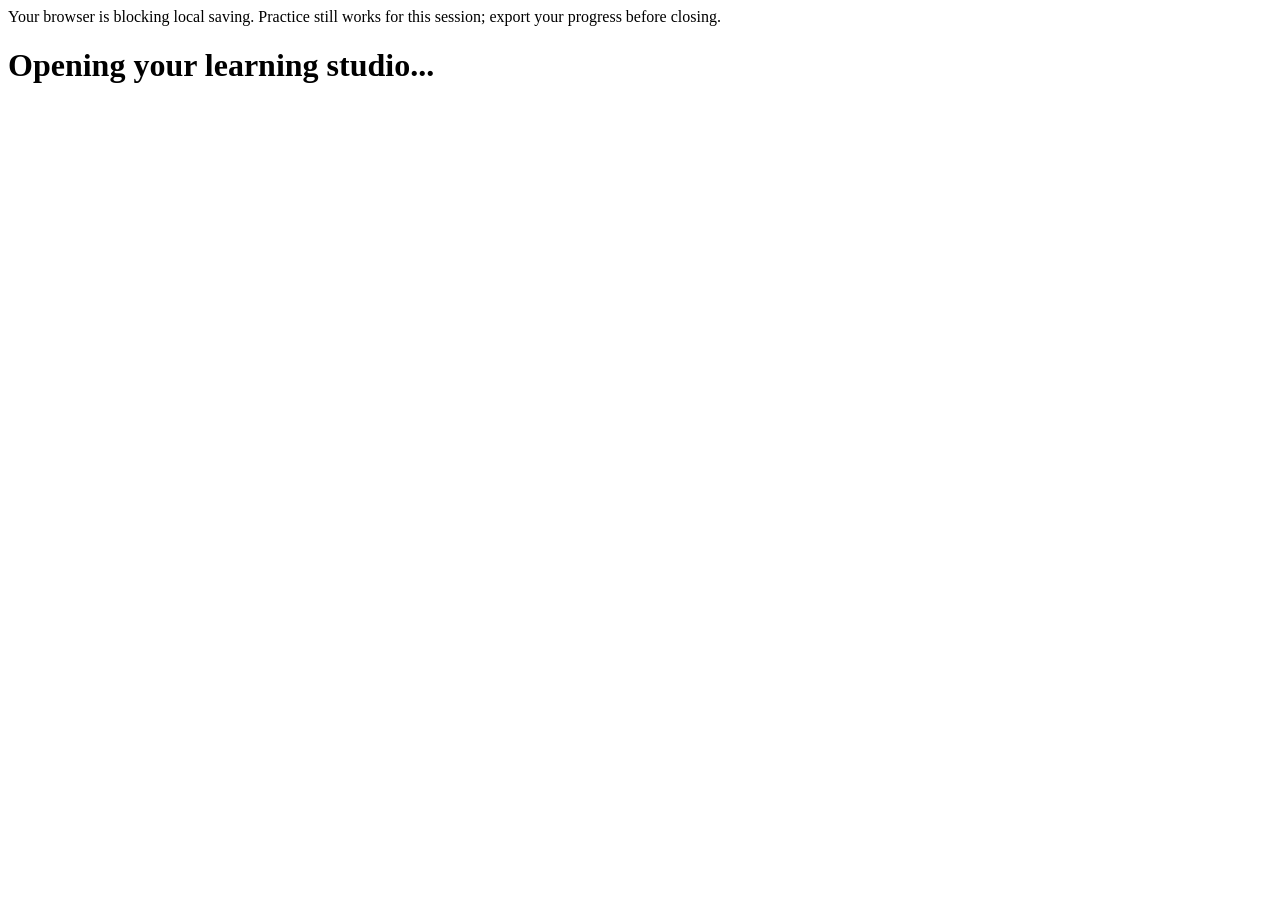
<file: template.html>
<!doctype html>
<html lang="en">
<head>
<meta charset="utf-8">
<meta name="viewport" content="width=device-width,initial-scale=1">
<meta name="description" content="A private, self-paced learning portal built from Muhammad Arslan's CV foundations workbook. Quizzes, source exercises, explanations and optional AI tutoring.">
<meta name="color-scheme" content="light">
<title>Arslan's Learning Studio | Definitions & Examples</title>
<style>__CSS__</style>
</head>
<body>
<noscript><div style="padding:40px">This interactive portal needs JavaScript enabled. Your original workbook remains available as a PDF.</div></noscript>
<div id="menuOverlay" class="menuoverlay" data-action="toggle-menu"></div>
<aside id="sidebar" class="sidebar" aria-label="Main navigation"></aside>
<div class="shell">
<header id="topbar" class="topbar"></header>
<div id="storageWarning" class="storagewarning hidden" role="status">Your browser is blocking local saving. Practice still works for this session; export your progress before closing.</div>
<main id="main" class="workspace" tabindex="-1"><h1>Opening your learning studio...</h1></main>
</div>
<div id="modalRoot"></div>
<div id="toast" class="toast hidden" role="status" aria-live="polite"></div>
<script id="course-data" type="application/json">__DATA__</script>
<script id="pdf-data" type="application/octet-stream">__PDF__</script>
<script>__JS__</script>
</body>
</html>
</file>
